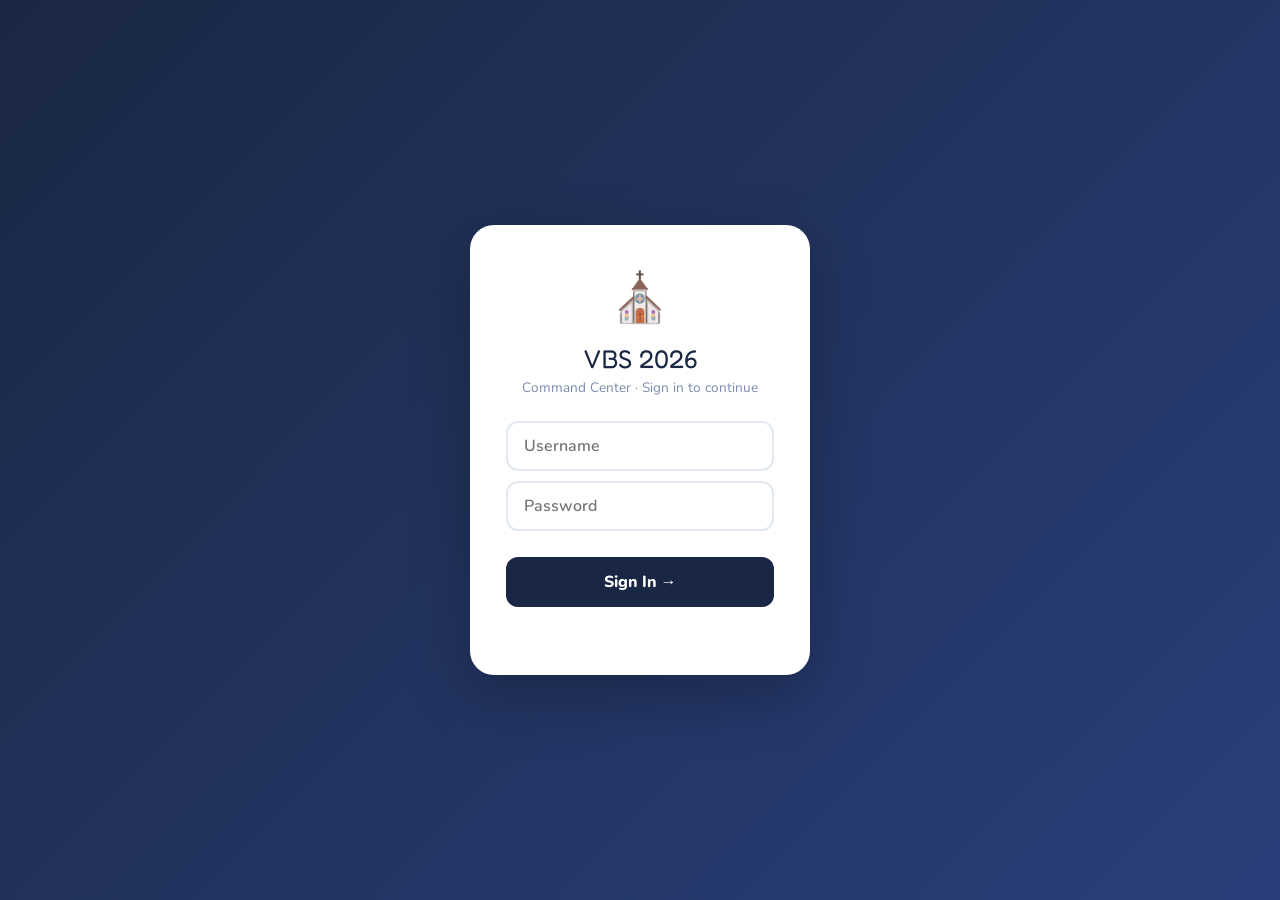
<file: index.html>
<!DOCTYPE html>
<html lang="en">
<head>
<meta charset="UTF-8">
<meta name="viewport" content="width=device-width, initial-scale=1.0">
<title>VBS 2026 — Command Center</title>
<link href="https://fonts.googleapis.com/css2?family=Fredoka+One&family=Nunito:wght@400;600;700;800&display=swap" rel="stylesheet">
<!-- Shared styles (colours, layout, both tabs) -->
<link rel="stylesheet" href="shared.css">
<style>
  /* ── Command Center mobile responsive ── */
  @media (max-width: 640px) {
    .site-header {
      flex-direction: column;
      align-items: flex-start;
      padding: 12px 16px;
      gap: 8px;
    }
    .site-title { font-size: 1.1rem; }
    .site-sub { font-size: .68rem; }
    .header-right {
      flex-shrink: 1;
      flex-wrap: wrap;
      gap: 6px;
      width: 100%;
    }
    .ts { font-size: .65rem; }
    .btn-refresh { font-size: .7rem; padding: 5px 10px; }
    #dash-user-display { font-size: .68rem; }
    #dash-user-display button { font-size: .62rem !important; padding: 2px 7px !important; }

    /* Tab bar: scroll horizontally on mobile */
    .tab-bar {
      padding: 0 12px;
      gap: 2px;
      -webkit-overflow-scrolling: touch;
    }
    .tab-btn {
      font-size: .75rem;
      padding: 10px 12px;
      white-space: nowrap;
    }
  }

  @media (max-width: 380px) {
    .site-title { font-size: .95rem; }
    .header-right { gap: 4px; }
    .live-badge { font-size: .58rem; padding: 3px 7px; }
    .tab-btn { font-size: .7rem; padding: 8px 10px; }
  }
</style>
</head>
<body>

<!-- ─── LOGIN SCREEN ──────────────────── -->
<div id="login-screen" style="min-height:100vh;display:flex;align-items:center;justify-content:center;background:linear-gradient(135deg,#1A2744 0%,#2A3F7A 100%)">
  <div style="background:white;border-radius:24px;padding:40px 36px;width:340px;text-align:center;box-shadow:0 20px 60px rgba(0,0,0,.25)">
    <div style="font-size:3rem;margin-bottom:12px">⛪</div>
    <div style="font-family:'Fredoka One',cursive;font-size:1.6rem;color:#1A2744;margin-bottom:4px">VBS 2026</div>
    <div style="color:#7A8BAD;font-size:.85rem;margin-bottom:24px">Command Center · Sign in to continue</div>
    <input id="login-username" type="text" placeholder="Username" autocomplete="username"
      style="width:100%;padding:12px 16px;font-size:1rem;text-align:left;border:2px solid #E2E8F0;border-radius:12px;font-family:'Nunito',sans-serif;font-weight:600;outline:none;margin-bottom:10px;box-sizing:border-box"
      onkeydown="if(event.key==='Enter')document.getElementById('login-password').focus()">
    <input id="login-password" type="password" placeholder="Password" autocomplete="current-password"
      style="width:100%;padding:12px 16px;font-size:1rem;text-align:left;border:2px solid #E2E8F0;border-radius:12px;font-family:'Nunito',sans-serif;font-weight:600;outline:none;margin-bottom:10px;box-sizing:border-box"
      onkeydown="if(event.key==='Enter')doDashLogin()">
    <button id="login-btn" onclick="doDashLogin()"
      style="margin-top:16px;width:100%;padding:14px;background:#1A2744;color:white;border:none;border-radius:12px;font-size:1rem;font-weight:800;font-family:'Nunito',sans-serif;cursor:pointer">
      Sign In →
    </button>
    <div id="login-err" style="color:#EF4444;font-size:.82rem;margin-top:10px;font-weight:700;min-height:18px"></div>
  </div>
</div>

<!-- ─── MAIN APP (hidden until login) ──── -->
<div id="main-app" style="display:none">

<!-- ─── HEADER ─────────────────────────── -->
<header class="site-header">
  <div>
    <div class="site-title">⛪ PYPA VBS 2026 Command Center</div>
    <div class="site-sub">India Christian Assembly NJ · Live Registration &amp; Volunteer Monitor</div>
  </div>
  <div class="header-right">
    <span class="ts" id="ts"></span>
    <span class="live-badge">LIVE</span>
    <span id="dash-user-display" style="display:none;align-items:center;gap:6px">
      <span id="dash-user-name" style="font-size:.72rem;color:rgba(255,255,255,.8);font-weight:700"></span>
      <button onclick="doDashLogout()"
        style="background:rgba(239,68,68,.3);border:1px solid rgba(239,68,68,.5);border-radius:6px;padding:2px 9px;color:white;font-size:.68rem;font-weight:800;cursor:pointer"
        onmouseover="this.style.background='rgba(239,68,68,.55)'"
        onmouseout="this.style.background='rgba(239,68,68,.3)'">
        🚪 Logout
      </button>
    </span>
    <button class="btn-refresh" onclick="refreshAll()">↻ Refresh</button>
    <button class="info-btn" onclick="showInfoModal('command-center')" title="How to use this page">ⓘ</button>
  </div>
</header>

<!-- ─── TAB BAR (dynamically populated) ── -->
<nav class="tab-bar" id="tab-bar"></nav>

<!-- ─── KIDS PANEL ─────────────────────── -->
<div id="panel-kids" class="panel">
  <div class="page">
    <div style="display:flex;justify-content:flex-end;margin-bottom:12px">
      <button class="display-mode-toggle" onclick="toggleDisplayMode()" id="kids-dm-toggle">
        <span class="dm-opt dm-active">📋 Grade</span><span class="dm-sep">|</span><span class="dm-opt">🏫 Class</span>
      </button>
    </div>
    <div id="k-stats" class="stat-row">
      <div class="loading-box" style="grid-column:1/-1"><span class="spin">⏳</span> Loading kids data…</div>
    </div>
    <div id="k-tshirt"></div>
    <div id="k-content"></div>
  </div>
</div>

<!-- ─── VOLUNTEER PANEL ────────────────── -->
<div id="panel-vol" class="panel">
  <div class="page">
    <div id="v-stats" class="stat-row five">
      <div class="loading-box" style="grid-column:1/-1"><span class="spin">⏳</span> Loading volunteer data…</div>
    </div>
    <div id="v-content"></div>
  </div>
</div>

<!-- ─── TEAM MODAL (shared overlay, populated by volunteers.js) ── -->
<!-- ─── LIVE ATTENDANCE PANEL ──────────── -->
<div id="panel-attendance" class="panel">

  <!-- MAIN ATTENDANCE VIEW (no separate PIN — page login handles auth) -->
  <div id="att-app">
    <div class="page">

      <!-- Title + day + toggle -->
      <div style="display:flex;align-items:center;justify-content:space-between;flex-wrap:wrap;gap:12px;margin-bottom:20px">
        <div>
          <div style="font-family:'Fredoka One',cursive;font-size:1.6rem;color:var(--navy)">📊 Live Attendance</div>
          <div id="att-day-label" style="font-size:.82rem;color:var(--muted);font-weight:700;margin-top:3px">Detecting active day…</div>
        </div>
        <div style="display:flex;align-items:center;gap:10px">
          <button class="display-mode-toggle" onclick="toggleDisplayMode();attRenderGrid();renderCiRows()" id="att-dm-toggle">
            <span class="dm-opt dm-active">📋 Grade</span><span class="dm-sep">|</span><span class="dm-opt">🏫 Class</span>
          </button>
          <button class="btn-refresh" onclick="attRefresh()" id="att-refresh-btn">↻ Refresh</button>
        </div>
      </div>

      <!-- Stat pills -->
      <div id="att-stats" class="stat-row" style="margin-bottom:20px">
        <div class="loading-box" style="grid-column:1/-1"><span class="spin">⏳</span> Loading…</div>
      </div>

      <!-- Class grid -->
      <div class="card" style="margin-bottom:18px">
        <div class="card-title" id="att-grid-title">📋 By Grade</div>
        <div id="att-class-grid" style="display:grid;grid-template-columns:repeat(auto-fill,minmax(110px,1fr));gap:12px"></div>
      </div>

      <!-- Checked-in vs Registered -->
      <div class="card" style="margin-bottom:18px">
        <div class="card-title" style="margin-bottom:10px">📋 Checked-in vs Registered</div>
        <div id="ci-status-rows"></div>
      </div>

    </div>
  </div>

  <!-- Filter modal (reuse same fm-overlay structure) -->
  <div class="att-fm-overlay" id="att-fm-overlay" style="position:fixed;inset:0;background:rgba(0,0,0,.5);z-index:500;display:flex;align-items:flex-end;justify-content:center;opacity:0;pointer-events:none;transition:opacity .2s">
    <div class="att-fm-modal" id="att-fm-modal" style="background:white;border-radius:24px 24px 0 0;width:100%;max-width:680px;max-height:80vh;display:flex;flex-direction:column;transform:translateY(100%);transition:transform .3s cubic-bezier(.34,1.2,.64,1);overflow:hidden">
      <div style="display:flex;align-items:center;justify-content:space-between;padding:20px 24px 16px;border-bottom:1px solid var(--border);position:sticky;top:0;background:white;z-index:1">
        <div style="font-family:'Fredoka One',cursive;font-size:1.3rem;color:var(--navy)" id="att-fm-title">Kids</div>
        <button onclick="attCloseModal()" style="width:32px;height:32px;border-radius:50%;border:none;background:var(--page-bg);font-size:1rem;cursor:pointer;font-weight:800">✕</button>
      </div>
      <div style="overflow-y:auto;padding:12px 16px 32px" id="att-fm-list"></div>
    </div>
  </div>

</div>

<!-- ─── SCHEDULE PANEL ──────────────────── -->
<div id="panel-schedule" class="panel">
  <div class="page">
    <div style="display:flex;align-items:center;justify-content:space-between;flex-wrap:wrap;gap:12px;margin-bottom:20px">
      <div>
        <div style="font-family:'Fredoka One',cursive;font-size:1.6rem;color:var(--navy)">📅 VBS Schedule</div>
        <div style="font-size:.82rem;color:var(--muted);font-weight:700;margin-top:3px">India Christian Assembly NJ · July 9–11, 2026</div>
      </div>
      <button class="btn-refresh" onclick="loadSchedule()">↻ Refresh</button>
    </div>
    <div id="sched-content">
      <div class="loading-box"><span class="spin">⏳</span> Click the Schedule tab to load…</div>
    </div>
  </div>
</div>

<!-- ─── CHECK-IN IFRAME PANEL ──────────── -->
<div id="panel-ci" class="panel">
  <iframe id="iframe-checkin" src="" style="width:100%;border:none;height:calc(100vh - 95px)"></iframe>
</div>

<!-- ─── CHECK-OUT IFRAME PANEL ──────────── -->
<div id="panel-co" class="panel">
  <iframe id="iframe-checkout" src="" style="width:100%;border:none;height:calc(100vh - 95px)"></iframe>
</div>

<!-- ─── VOLUNTEER KIOSK IFRAME PANEL ──── -->
<div id="panel-vol_attendance" class="panel">
  <iframe id="iframe-vol-checkin" src="" style="width:100%;border:none;height:calc(100vh - 95px)"></iframe>
</div>

<div class="team-modal-overlay" id="team-modal-overlay" onclick="handleModalOverlayClick(event)">
  <div class="team-modal" id="team-modal">
    <div class="team-modal-head">
      <div>
        <div class="team-modal-title" id="team-modal-title"></div>
        <div class="team-modal-meta" id="team-modal-meta"></div>
      </div>
      <button class="team-modal-close" onclick="closeTeamModal()" title="Close">✕</button>
    </div>
    <div class="team-modal-body" id="team-modal-body"></div>
  </div>
</div>

</div><!-- /main-app -->

<!-- IDLE TIMEOUT WARNING -->
<div id="idle-warning" style="display:none;position:fixed;inset:0;background:rgba(0,0,0,.7);z-index:9999;align-items:center;justify-content:center">
  <div style="background:white;border-radius:20px;padding:32px 28px;text-align:center;max-width:340px;width:90%;box-shadow:0 20px 60px rgba(0,0,0,.3)">
    <div style="font-size:2.5rem;margin-bottom:12px">⏰</div>
    <div style="font-family:Fredoka One,cursive;font-size:1.3rem;color:#1A2744;margin-bottom:8px">Still there?</div>
    <div style="font-size:.85rem;color:#64748b;margin-bottom:20px">You'll be logged out in <span id="idle-countdown" style="font-weight:800;color:#EF4444">60</span> seconds due to inactivity.</div>
    <button onclick="resetIdleTimer()"
      style="background:#1A2744;color:white;border:none;border-radius:10px;padding:12px 32px;font-size:.9rem;font-weight:800;cursor:pointer;width:100%">
      ✅ I'm still here
    </button>
  </div>
</div>

<!-- ─── SCRIPTS (load order matters: shared → kids → volunteers → schedule) ── -->
<script src="shared.js"></script>
<script src="kids.js"></script>
<script src="volunteers.js"></script>
<script src="schedule.js"></script>
<script>
  /* ══════════════════════════════════════
     DASHBOARD AUTH & STATE
  ══════════════════════════════════════ */
  const DASH_API = 'https://pypaonline.org/vbs/api.php';
  let dashToken   = null;
  let dashUser    = { username: '', display_name: '', panels: [], groups: [] };

  /* ── LOGIN ── */
  async function doDashLogin() {
    const username = document.getElementById('login-username').value.trim();
    const password = document.getElementById('login-password').value;
    const btn = document.getElementById('login-btn');
    const err = document.getElementById('login-err');
    if (!username || !password) { err.textContent = '⚠️ Enter username and password.'; return; }
    btn.disabled = true;
    btn.textContent = '⏳ Signing in…';
    err.textContent = '';
    try {
      const res  = await fetch(DASH_API, {
        method: 'POST',
        headers: {'Content-Type': 'application/json'},
        body: JSON.stringify({ action: 'login', username, password })
      });
      const json = await res.json();
      if (json.status === 'ok') {
        dashToken = json.token;
        dashUser  = {
          username:     json.user.username,
          display_name: json.user.display_name || json.user.username,
          panels:       json.user.panels || [],
          groups:       json.user.groups || []
        };
        sessionStorage.setItem('vbs_token', json.token);
        sessionStorage.setItem('vbs_dash_user', JSON.stringify(dashUser));
        showDashApp();
      } else {
        err.textContent = '❌ ' + (json.message || 'Incorrect username or password.');
        document.getElementById('login-password').value = '';
        btn.disabled = false;
        btn.textContent = 'Sign In →';
      }
    } catch(e) {
      err.textContent = '⚠️ Network error. Check connection.';
      btn.disabled = false;
      btn.textContent = 'Sign In →';
    }
  }

  /* ── SHOW APP (after login or auto-login) ── */
  function showDashApp() {
    document.getElementById('login-screen').style.display = 'none';
    document.getElementById('main-app').style.display = 'block';
    // Show user in header
    var el = document.getElementById('dash-user-display');
    var lbl = document.getElementById('dash-user-name');
    if (el && lbl) {
      lbl.textContent = '👤 ' + (dashUser.display_name || dashUser.username);
      el.style.display = 'flex';
    }
    buildTabBar();
    refreshAll();
    setInterval(refreshAll, 120000);
    updateToggleBtn(document.getElementById('kids-dm-toggle'));
    resetIdleTimer();
    startDataVersionPolling(function() {
      showResetBanner();
      refreshAll();
    });
  }

  function showResetBanner() {
    var b = document.getElementById('reset-banner');
    if (!b) {
      b = document.createElement('div');
      b.id = 'reset-banner';
      b.style.cssText = 'position:fixed;top:0;left:0;right:0;z-index:8888;background:#EF4444;color:white;text-align:center;padding:10px 16px;font-family:Nunito,sans-serif;font-weight:800;font-size:.9rem;display:flex;align-items:center;justify-content:center;gap:12px';
      b.innerHTML = '⚠️ Data was reset by an administrator — this page has been refreshed with the latest data. <button onclick="document.getElementById(\'reset-banner\').remove()" style="background:rgba(255,255,255,.25);border:none;border-radius:6px;padding:3px 10px;color:white;font-weight:800;cursor:pointer;font-family:Nunito,sans-serif">✕</button>';
      document.body.prepend(b);
      setTimeout(function() { if (b.parentNode) b.remove(); }, 8000);
    }
  }

  /* ── BUILD TAB BAR (only panels user has access to) ── */
  function buildTabBar() {
    var bar = document.getElementById('tab-bar');
    if (!bar) return;
    var allTabs = [
      { panel: 'checkin',        tabId: 'ci',            label: '✅ Check-in' },
      { panel: 'checkout',       tabId: 'co',            label: '🏁 Check-out' },
      { panel: 'kids',           tabId: 'kids',          label: '🧒 Kids Registration' },
      { panel: 'volunteers',     tabId: 'vol',           label: '🙋 Volunteers' },
      { panel: 'attendance',     tabId: 'attendance',    label: '📊 Live Attendance' },
      { panel: 'schedule',       tabId: 'schedule',      label: '📅 Schedule' },
      { panel: 'vol_attendance', tabId: 'vol_attendance', label: '🙋 Vol Kiosk' }
    ];
    var panels = dashUser.panels || [];
    var visibleTabs = allTabs.filter(function(t) { return panels.includes(t.panel); });
    // Always hide all panels first
    document.querySelectorAll('.panel').forEach(function(p) { p.classList.remove('active'); });
    if (!visibleTabs.length) {
      bar.innerHTML = '<span style="color:#A8C4E8;font-size:.85rem;padding:14px 24px">No panels assigned. Contact admin.</span>';
      return;
    }
    bar.innerHTML = visibleTabs.map(function(t, i) {
      return '<button class="tab-btn' + (i === 0 ? ' active' : '') + '" onclick="switchTab(\'' + t.tabId + '\',this)">' + t.label + '</button>';
    }).join('');
    // Show first panel
    var firstTab = visibleTabs[0];
    var firstPanelId = firstTab.tabId === 'vol' ? 'panel-vol' : 'panel-' + firstTab.tabId;
    var el = document.getElementById(firstPanelId);
    if (el) el.classList.add('active');
    // If first tab is an iframe, load it
    if (firstTab.tabId === 'ci') loadIframe('checkin');
    if (firstTab.tabId === 'co') loadIframe('checkout');
    if (firstTab.tabId === 'vol_attendance') loadIframe('vol_attendance');
  }

  /* ── IFRAME LOADING — passes token via URL param ── */
  var _iframeLoaded = { checkin: false, checkout: false, vol_attendance: false };
  function loadIframe(type) {
    if (_iframeLoaded[type]) return;
    var iframe = type === 'checkin'        ? document.getElementById('iframe-checkin')
               : type === 'checkout'       ? document.getElementById('iframe-checkout')
               : type === 'vol_attendance' ? document.getElementById('iframe-vol-checkin')
               : null;
    if (!iframe) return;
    var url = type === 'checkin'        ? 'checkin.html?embed=1&token='      + encodeURIComponent(dashToken)
            : type === 'checkout'       ? 'checkout.html?embed=1&token='     + encodeURIComponent(dashToken)
            : type === 'vol_attendance' ? 'vol_checkin.html?embed=1&token='  + encodeURIComponent(dashToken)
            : '';
    iframe.src = url;
    _iframeLoaded[type] = true;
  }

  /* ── LOGOUT ── */
  async function doDashLogout() {
    if (dashToken) {
      try { await fetch(DASH_API + '?action=logout&token=' + encodeURIComponent(dashToken)); } catch(e) {}
    }
    dashToken = null;
    dashUser  = { username: '', display_name: '', panels: [], groups: [] };
    sessionStorage.removeItem('vbs_token');
    sessionStorage.removeItem('vbs_dash_user');
    // Clear legacy tokens too
    sessionStorage.removeItem('vbs_checkin_token');
    sessionStorage.removeItem('vbs_checkout_token');
    sessionStorage.removeItem('vbs_checkin_user');
    sessionStorage.removeItem('vbs_checkout_user');
    sessionStorage.removeItem('vbs_checkout_groups');
    sessionStorage.removeItem('vbs_dashboard_pin');
    // Reset iframe state so they reload fresh on next login
    _iframeLoaded = { checkin: false, checkout: false, vol_attendance: false };
    var ciFrame = document.getElementById('iframe-checkin');
    var coFrame = document.getElementById('iframe-checkout');
    var vcFrame = document.getElementById('iframe-vol-checkin');
    if (ciFrame) ciFrame.src = '';
    if (coFrame) coFrame.src = '';
    if (vcFrame) vcFrame.src = '';
    if (attInterval) { clearInterval(attInterval); attInterval = null; }
    stopIdleTimer();
    document.getElementById('main-app').style.display = 'none';
    document.getElementById('login-screen').style.display = 'flex';
    document.getElementById('login-err').textContent = '';
    document.getElementById('login-username').value = '';
    document.getElementById('login-password').value = '';
    var btn = document.getElementById('login-btn');
    btn.disabled = false;
    btn.textContent = 'Sign In →';
    document.getElementById('login-username').focus();
    document.getElementById('dash-user-display').style.display = 'none';
  }

  /* ── AUTO-LOGIN from sessionStorage ── */
  async function dashAutoLogin() {
    var savedToken = sessionStorage.getItem('vbs_token');
    var savedUser  = sessionStorage.getItem('vbs_dash_user');
    if (savedUser) { try { dashUser = JSON.parse(savedUser); } catch(e) {} }
    if (savedToken) {
      try {
        var res  = await fetch(DASH_API + '?action=validateToken&token=' + encodeURIComponent(savedToken) + '&t=' + Date.now());
        var json = await res.json();
        if (json.status === 'ok') {
          dashToken = savedToken;
          dashUser  = {
            username:     json.user.username,
            display_name: json.user.display_name || json.user.username,
            panels:       json.user.panels || [],
            groups:       json.user.groups || []
          };
          sessionStorage.setItem('vbs_dash_user', JSON.stringify(dashUser));
          showDashApp();
          return;
        }
      } catch(e) {}
      sessionStorage.removeItem('vbs_token');
    }
    document.getElementById('login-username').focus();
  }
  dashAutoLogin();

  /* ── IDLE TIMEOUT (15 min) ── */
  var IDLE_TIMEOUT  = 15 * 60 * 1000;
  var WARN_BEFORE   = 60 * 1000;
  var idleTimer       = null;
  var countdownTimer  = null;
  var idleCountdown   = 60;

  function resetIdleTimer() {
    clearTimeout(idleTimer);
    clearInterval(countdownTimer);
    document.getElementById('idle-warning').style.display = 'none';
    idleCountdown = 60;
    if (dashToken) {
      idleTimer = setTimeout(showIdleWarning, IDLE_TIMEOUT - WARN_BEFORE);
    }
  }

  function showIdleWarning() {
    if (!dashToken) return;
    document.getElementById('idle-warning').style.display = 'flex';
    idleCountdown = 60;
    document.getElementById('idle-countdown').textContent = idleCountdown;
    countdownTimer = setInterval(function() {
      idleCountdown--;
      document.getElementById('idle-countdown').textContent = idleCountdown;
      if (idleCountdown <= 0) {
        clearInterval(countdownTimer);
        doDashLogout();
      }
    }, 1000);
  }

  function stopIdleTimer() {
    clearTimeout(idleTimer);
    clearInterval(countdownTimer);
    document.getElementById('idle-warning').style.display = 'none';
  }

  ['mousemove','keydown','mousedown','touchstart','scroll'].forEach(function(evt) {
    document.addEventListener(evt, resetIdleTimer, { passive: true });
  });

  /* ── AUTH FAILURE HANDLER ── */
  function checkDashAuthResponse(json) {
    if (json && json.status === 'error' && json.message === 'Unauthorized') {
      doDashLogout();
      return true;
    }
    return false;
  }

  /* ══════════════════════════════════════
     LIVE ATTENDANCE TAB
  ══════════════════════════════════════ */
  const ATT_API = DASH_API;
  // attPIN is now the dashToken
  var attPIN = null; // set after login
  var attDay = 0;
  var attCheckedIn = {};
  var attInterval = null;

  // Sync attPIN with dashToken
  Object.defineProperty(window, '_attPIN', {
    get: function() { return dashToken; }
  });

  const ATT_CLASS_EMOJI = {
    'Pre-K':'🎈','Kindergarten':'🌟','1st Grade':'📚','2nd Grade':'✏️',
    '3rd Grade':'🚀','4th Grade':'⚽','5th Grade':'🔥','6th Grade':'🎨',
    '7th Grade':'👑','8th Grade':'🏆'
  };
  const ATT_CLASSES = [
    {name:'Pre-K',  emoji:'🎈', key:'Pre-K'},
    {name:'Kinder', emoji:'🌟', key:'Kindergarten'},
    {name:'1st',    emoji:'📚', key:'1st Grade'},
    {name:'2nd',    emoji:'✏️', key:'2nd Grade'},
    {name:'3rd',    emoji:'🚀', key:'3rd Grade'},
    {name:'4th',    emoji:'⚽', key:'4th Grade'},
    {name:'5th',    emoji:'🔥', key:'5th Grade'},
    {name:'6th',    emoji:'🎨', key:'6th Grade'},
    {name:'7th',    emoji:'👑', key:'7th Grade'},
    {name:'8th',    emoji:'🏆', key:'8th Grade'}
  ];
  const ATT_CLASS_GROUPS = [
    {name:'Pre-K',       emoji:'🎈', key:'Pre-K',       keys:['Pre-K']},
    {name:'Pre-Primary', emoji:'🎠', key:'Pre-Primary', keys:['Kindergarten','1st Grade','2nd Grade']},
    {name:'Primary',     emoji:'📘', key:'Primary',     keys:['3rd Grade','4th Grade','5th Grade']},
    {name:'Junior',      emoji:'🎓', key:'Junior',      keys:['6th Grade','7th Grade','8th Grade']}
  ];
  const ATT_GROUP_KEYS = {
    'Pre-K':       ['Pre-K'],
    'Pre-Primary': ['Kindergarten','1st Grade','2nd Grade'],
    'Primary':     ['3rd Grade','4th Grade','5th Grade'],
    'Junior':      ['6th Grade','7th Grade','8th Grade']
  };

  function attIsOut(r) { return r.checkout_time && String(r.checkout_time).trim() !== ''; }

  /* ── Filter attendance by user's assigned groups ── */
  function attFilterByGroups(records) {
    var groups = dashUser.groups || [];
    if (!groups.length) return records; // no filter = see all
    var allowedClasses = [];
    groups.forEach(function(g) {
      var keys = ATT_GROUP_KEYS[g];
      if (keys) keys.forEach(function(k) { if (allowedClasses.indexOf(k) === -1) allowedClasses.push(k); });
    });
    if (!allowedClasses.length) return records;
    var filtered = {};
    Object.keys(records).forEach(function(name) {
      if (allowedClasses.indexOf(records[name].class_name) !== -1) filtered[name] = records[name];
    });
    return filtered;
  }

  async function attLoadDay() {
    try {
      const res  = await fetch(ATT_API + '?action=getSettings&token=' + encodeURIComponent(dashToken || '') + '&t=' + Date.now());
      const json = await res.json();
      const s    = json.settings || {};
      for (let d = 3; d >= 1; d--) {
        if (s['day' + d + '_enabled'] === '1') { attDay = d; return; }
      }
      attDay = 0;
    } catch(e) { attDay = 0; }
  }

  async function attRefresh() {
    if (!dashToken) return;
    await attLoadDay();
    const dayLabels = {1:'Day 1 · Thu Jul 9', 2:'Day 2 · Fri Jul 10', 3:'Day 3 · Sat Jul 11'};
    const label = document.getElementById('att-day-label');
    if (!attDay) {
      if (label) label.textContent = 'No active day — enable a day in admin panel';
      document.getElementById('att-stats').innerHTML = '<div class="loading-box" style="grid-column:1/-1">⏳ No active day</div>';
      document.getElementById('att-class-grid').innerHTML = '';
      return;
    }
    if (label) label.textContent = dayLabels[attDay] || 'Day ' + attDay;
    try {
      const res  = await fetch(ATT_API + '?action=read&secret=' + encodeURIComponent(dashToken) + '&day=' + attDay + '&t=' + Date.now());
      const json = await res.json();
      if (json.status !== 'ok') {
        if (checkDashAuthResponse(json)) return;
        return;
      }
      const byName = {};
      json.data.forEach(function(r) {
        if (!byName[r.child_name] || r.id > byName[r.child_name].id) byName[r.child_name] = r;
      });
      attCheckedIn = attFilterByGroups(byName);
      attUpdateStats();
      attRenderGrid();
      if (typeof renderCiRows === 'function') renderCiRows();
    } catch(e) {}
  }

  function attUpdateStats() {
    const all     = Object.values(attCheckedIn);
    const total   = all.length;
    const out     = all.filter(attIsOut).length;
    const inside  = total - out;
    document.getElementById('att-stats').innerHTML =
      '<div class="stat-card sc-grass"><div class="stat-e">✅</div><div class="stat-n">' + total  + '</div><div class="stat-l">Arrived Today</div></div>' +
      '<div class="stat-card sc-amber"><div class="stat-e">🏁</div><div class="stat-n">' + out    + '</div><div class="stat-l">Gone Home</div></div>' +
      '<div class="stat-card sc-teal" style="border-top-color:var(--teal)"><div class="stat-e">🏠</div><div class="stat-n">'  + inside + '</div><div class="stat-l">Still Inside</div></div>';
  }

  function attRenderGrid() {
    const grid = document.getElementById('att-class-grid');
    const title = document.getElementById('att-grid-title');
    if (!grid) return;
    const mode = window._displayMode || 'grade';
    var chipList;
    var groups = dashUser.groups || [];
    if (mode === 'class') {
      chipList = groups.length
        ? ATT_CLASS_GROUPS.filter(function(g) { return groups.includes(g.key); })
        : ATT_CLASS_GROUPS;
    } else {
      if (groups.length) {
        var allowed = [];
        groups.forEach(function(g) { var k = ATT_GROUP_KEYS[g]; if (k) k.forEach(function(c) { allowed.push(c); }); });
        chipList = ATT_CLASSES.filter(function(c) { return allowed.indexOf(c.key) !== -1; });
      } else {
        chipList = ATT_CLASSES;
      }
    }
    if (title) title.textContent = mode === 'class' ? '🏫 By Class Group' : '📋 By Grade';
    updateToggleBtn(document.getElementById('att-dm-toggle'));

    grid.innerHTML = chipList.map(function(cls) {
      const kids = mode === 'class'
        ? Object.values(attCheckedIn).filter(function(r) { return cls.keys.indexOf(r.class_name) !== -1; })
        : Object.values(attCheckedIn).filter(function(r) { return r.class_name === cls.key; });
      const inCnt  = kids.length;
      const outCnt = kids.filter(attIsOut).length;
      const rem    = inCnt - outCnt;
      const nums   = inCnt > 0
        ? '<div class="cc-nums">' +
          '<span class="cc-in"  onclick="event.stopPropagation();attOpenModal(this)" title="Arrived">'    + inCnt  + '↓</span>' +
          '<span class="cc-out" onclick="event.stopPropagation();attOpenModal(this)" title="Gone Home">'  + outCnt + '↑</span>' +
          '<span class="cc-rem" onclick="event.stopPropagation();attOpenModal(this)" title="Still Inside">'+ rem   + '●</span>' +
          '</div>'
        : '<div class="cc-nums"><span style="font-size:.65rem;color:var(--muted)">—</span></div>';
      return '<div class="class-chip' + (inCnt > 0 ? ' has-kids' : '') + '"' +
        ' data-key="' + cls.key + '"' +
        ' data-label="' + cls.emoji + ' ' + cls.name + '"' +
        ' onclick="attOpenModal(this)" style="cursor:pointer">' +
        '<div class="cc-emoji">' + cls.emoji + '</div>' +
        '<div class="cc-name">' + cls.name + '</div>' +
        nums + '</div>';
    }).join('');
  }

  function attOpenModal(el) {
    const chip = el.closest ? el.closest('.class-chip') : el;
    if (!chip) return;
    const key   = chip.dataset.key;
    const label = chip.dataset.label;
    let filter  = 'all';
    if (el.classList && el.classList.contains('cc-out')) filter = 'out';
    if (el.classList && el.classList.contains('cc-rem')) filter = 'inside';

    const groupKeys = ATT_GROUP_KEYS[key];
    const all = Object.values(attCheckedIn).filter(function(r) {
      return groupKeys ? groupKeys.indexOf(r.class_name) !== -1 : r.class_name === key;
    });
    let kids = all;
    if (filter === 'out')    kids = all.filter(attIsOut);
    if (filter === 'inside') kids = all.filter(function(r) { return !attIsOut(r); });

    const filterLabels = {all:'Arrived Today', out:'Gone Home ✅', inside:'Still Inside 🏠'};
    document.getElementById('att-fm-title').textContent = label + ' · ' + filterLabels[filter];

    if (!kids.length) {
      document.getElementById('att-fm-list').innerHTML = '<div style="text-align:center;padding:40px;color:var(--muted);font-weight:700">No kids in this category</div>';
    } else {
      document.getElementById('att-fm-list').innerHTML = kids.map(function(r) {
        const emoji  = ATT_CLASS_EMOJI[r.class_name] || '🎒';
        const isOut  = attIsOut(r);
        const badge  = isOut
          ? '<div style="margin-left:auto;background:#DCFCE7;color:#166534;padding:4px 10px;border-radius:20px;font-size:.75rem;font-weight:800;white-space:nowrap">✅ ' + r.checkout_time + '</div>'
          : '<div style="margin-left:auto;background:#EDE9FE;color:#4F46E5;padding:4px 10px;border-radius:20px;font-size:.75rem;font-weight:800;white-space:nowrap">🏠 Inside</div>';
        const allergy = r.allergies && r.allergies !== 'None'
          ? '<div style="margin-top:3px"><span style="background:#FEF3C7;color:#92400E;border:1px solid #FDE68A;border-radius:6px;padding:2px 8px;font-size:.72rem;font-weight:800;display:inline-block">⚠️ ' + r.allergies + '</span></div>' : '';
        return '<div style="display:flex;align-items:center;gap:12px;padding:12px 8px;border-bottom:1px solid var(--border)">' +
          '<div style="font-size:1.5rem;width:36px;text-align:center">' + emoji + '</div>' +
          '<div style="flex:1;min-width:0">' +
            '<div style="font-weight:800;font-size:.95rem">' + r.child_name + '</div>' +
            '<div style="font-size:.78rem;color:var(--muted);font-weight:600">' + r.class_name + (r.parent ? ' · 👨‍👩‍👧 ' + r.parent : '') + '</div>' +
            allergy +
          '</div>' + badge + '</div>';
      }).join('');
    }

    const overlay = document.getElementById('att-fm-overlay');
    const modal   = document.getElementById('att-fm-modal');
    overlay.style.opacity = '1'; overlay.style.pointerEvents = 'all';
    modal.style.transform  = 'translateY(0)';
    document.body.style.overflow = 'hidden';
  }

  function attCloseModal() {
    const overlay = document.getElementById('att-fm-overlay');
    const modal   = document.getElementById('att-fm-modal');
    overlay.style.opacity = '0'; overlay.style.pointerEvents = 'none';
    modal.style.transform  = 'translateY(100%)';
    document.body.style.overflow = '';
  }

  document.getElementById('att-fm-overlay').addEventListener('click', function(e) {
    if (e.target === this) attCloseModal();
  });

  /* ══════════════════════════════════════
     CHECKED-IN vs REGISTERED
  ══════════════════════════════════════ */
  let _ciData = {};

  const CI_CLASS_ORDER = [
    {key:'Pre-K',        label:'Pre-K',  emoji:'🎈'},
    {key:'Kindergarten', label:'Kinder', emoji:'🌟'},
    {key:'1st Grade',    label:'1st',    emoji:'📚'},
    {key:'2nd Grade',    label:'2nd',    emoji:'✏️'},
    {key:'3rd Grade',    label:'3rd',    emoji:'🚀'},
    {key:'4th Grade',    label:'4th',    emoji:'⚽'},
    {key:'5th Grade',    label:'5th',    emoji:'🔥'},
    {key:'6th Grade',    label:'6th',    emoji:'🎨'},
    {key:'7th Grade',    label:'7th',    emoji:'👑'},
    {key:'8th Grade',    label:'8th',    emoji:'🏆'}
  ];
  const CI_GRADE_CLASS = {
    'Pre K':'Pre-K','Pre-K':'Pre-K','PreK':'Pre-K',
    'K':'Kindergarten','Kindergarten':'Kindergarten',
    '1st':'1st Grade','2nd':'2nd Grade','3rd':'3rd Grade',
    '4th':'4th Grade','5th':'5th Grade','6th':'6th Grade',
    '7th':'7th Grade','8th':'8th Grade'
  };
  function ciGetClass(grade) {
    if (!grade) return null;
    const g = grade.trim();
    if (CI_GRADE_CLASS[g]) return CI_GRADE_CLASS[g];
    for (const k of Object.keys(CI_GRADE_CLASS)) {
      if (g.toLowerCase().includes(k.toLowerCase())) return CI_GRADE_CLASS[k];
    }
    return null;
  }

  // Inject CI styles once
  (function() {
    const s = document.createElement('style');
    s.textContent = `
      .ci-day-btn { padding:5px 14px; border-radius:99px; border:2px solid var(--border); background:var(--card-bg); font-family:'Nunito',sans-serif; font-size:.75rem; font-weight:800; cursor:pointer; color:var(--muted); transition:all .15s; }
      .ci-day-btn.active { background:var(--navy); color:var(--sun); border-color:var(--navy); }
      .ci-class-row { display:flex; align-items:center; gap:10px; padding:8px; border-bottom:1px solid var(--border); cursor:pointer; border-radius:8px; transition:background .12s; }
      .ci-class-row:hover { background:#F5F9FF; }
      .ci-class-row:last-child { border-bottom:none; }
      .ci-class-emoji { font-size:1.1rem; width:24px; text-align:center; flex-shrink:0; }
      .ci-class-name { font-weight:700; font-size:.82rem; color:var(--navy); flex:1; min-width:40px; }
      .ci-bar-wrap { flex:2; background:#EEF3FB; border-radius:99px; height:8px; overflow:hidden; }
      .ci-bar-fill { height:100%; border-radius:99px; background:var(--grass); transition:width .6s ease; }
      .ci-counts { font-size:.75rem; font-weight:800; color:var(--navy); white-space:nowrap; }
      .ci-missing { font-size:.7rem; font-weight:800; color:#EF4444; background:#FEE2E2; border-radius:99px; padding:2px 8px; white-space:nowrap; }
      .ci-all-in  { font-size:.7rem; font-weight:800; color:#16A34A; background:#DCFCE7; border-radius:99px; padding:2px 8px; }
      .ci-modal-ov { position:fixed; inset:0; background:rgba(0,0,0,.5); z-index:700; display:flex; align-items:flex-end; justify-content:center; opacity:0; pointer-events:none; transition:opacity .2s; }
      .ci-modal-ov.open { opacity:1; pointer-events:all; }
      .ci-modal { background:white; border-radius:24px 24px 0 0; width:100%; max-width:500px; max-height:80vh; display:flex; flex-direction:column; transform:translateY(100%); transition:transform .3s cubic-bezier(.34,1.2,.64,1); overflow:hidden; }
      .ci-modal-ov.open .ci-modal { transform:translateY(0); }
      .ci-modal-head { display:flex; align-items:center; justify-content:space-between; padding:18px 20px 14px; border-bottom:1px solid var(--border); flex-shrink:0; }
      .ci-modal-title { font-family:'Fredoka One',cursive; font-size:1.2rem; color:var(--navy); }
      .ci-modal-close { width:30px; height:30px; border-radius:50%; border:none; background:var(--page-bg); cursor:pointer; font-size:.9rem; }
      .ci-modal-body { overflow-y:auto; padding:14px 20px 24px; }
      .ci-name-row { display:flex; align-items:center; justify-content:space-between; padding:9px 0; border-bottom:1px solid var(--border); font-size:.85rem; gap:10px; }
      .ci-name-row:last-child { border-bottom:none; }
      .ci-name { font-weight:700; color:var(--navy); flex:1; }
      .ci-parent { font-size:.72rem; color:var(--muted); font-weight:600; }
      .ci-badge-in  { background:#DCFCE7; color:#166534; padding:3px 10px; border-radius:99px; font-size:.7rem; font-weight:800; white-space:nowrap; }
      .ci-badge-out { background:#FEE2E2; color:#991B1B; padding:3px 10px; border-radius:99px; font-size:.7rem; font-weight:800; white-space:nowrap; }
    `;
    document.head.appendChild(s);
    document.body.insertAdjacentHTML('beforeend',
      '<div class="ci-modal-ov" id="ci-modal-ov" onclick="if(event.target===this)closeCiModal()">' +
        '<div class="ci-modal">' +
          '<div class="ci-modal-head">' +
            '<div class="ci-modal-title" id="ci-modal-title"></div>' +
            '<button class="ci-modal-close" onclick="closeCiModal()">✕</button>' +
          '</div>' +
          '<div class="ci-modal-body" id="ci-modal-body"></div>' +
        '</div>' +
      '</div>'
    );
  })();

  async function loadCiStatus() {
    const rowsEl = document.getElementById('ci-status-rows');
    if (!rowsEl) return;
    if (!dashToken) { rowsEl.innerHTML = '<p style="font-size:.78rem;color:var(--muted)">Log in to see check-in data.</p>'; return; }
    rowsEl.innerHTML = '<span class="spin">⏳</span>';
    try {
      const results = await Promise.all([1,2,3].map(async function(d) {
        try {
          const res  = await fetch(ATT_API + '?action=read&secret=' + encodeURIComponent(dashToken) + '&day=' + d + '&t=' + Date.now());
          const json = await res.json();
          if (json.status !== 'ok') return {day:d, data:[]};
          const byName = {};
          json.data.forEach(function(r) { if (!byName[r.child_name] || r.id > byName[r.child_name].id) byName[r.child_name] = r; });
          return {day:d, data:Object.values(byName)};
        } catch(dayErr) { return {day:d, data:[]}; }
      }));
      _ciData = {};
      results.forEach(function(res) {
        _ciData[res.day] = {};
        res.data.forEach(function(r) {
          if (!_ciData[res.day][r.class_name]) _ciData[res.day][r.class_name] = [];
          _ciData[res.day][r.class_name].push({ name: r.child_name, checkedOut: !!(r.checkout_time && r.checkout_time.trim()) });
        });
      });
      renderCiRows();
    } catch(e) {
      if (rowsEl) rowsEl.innerHTML = '<p style="color:#EF4444;font-size:.78rem">⚠️ Could not load: ' + e.message + '</p>';
      console.error('loadCiStatus error:', e);
    }
  }

  const CI_CLASS_GROUPS = [
    { key:'Pre-K',       label:'Pre-K',       emoji:'🎈', gradeKeys:['Pre-K'] },
    { key:'Pre-Primary', label:'Pre-Primary', emoji:'🎠', gradeKeys:['Kindergarten','1st Grade','2nd Grade'] },
    { key:'Primary',     label:'Primary',     emoji:'📘', gradeKeys:['3rd Grade','4th Grade','5th Grade'] },
    { key:'Junior',      label:'Junior',      emoji:'🎓', gradeKeys:['6th Grade','7th Grade','8th Grade'] }
  ];

  function renderCiRows() {
    const rowsEl = document.getElementById('ci-status-rows');
    if (!rowsEl) return;
    if (!attDay) { rowsEl.innerHTML = '<p style="color:var(--muted);font-size:.78rem">⏳ Waiting for active day…</p>'; return; }
    const mode = window._displayMode || 'grade';
    const kids = window._allKids || [];
    const checkedIn = _ciData[attDay] || {};
    const groups = dashUser.groups || [];
    const regByClass = {};
    kids.forEach(function(k) {
      const cls = ciGetClass(k.grade);
      if (cls) { if (!regByClass[cls]) regByClass[cls] = []; regByClass[cls].push(k); }
    });
    // Filter orderList by user's assigned groups (same logic as attRenderGrid)
    var orderList;
    if (mode === 'class') {
      orderList = groups.length
        ? CI_CLASS_GROUPS.filter(function(g) { return groups.includes(g.key); })
        : CI_CLASS_GROUPS;
    } else {
      if (groups.length) {
        var allowed = [];
        groups.forEach(function(g) { var k = ATT_GROUP_KEYS[g]; if (k) k.forEach(function(c) { allowed.push(c); }); });
        orderList = CI_CLASS_ORDER.filter(function(c) { return allowed.indexOf(c.key) !== -1; });
      } else {
        orderList = CI_CLASS_ORDER;
      }
    }
    const html = orderList.map(function(cls) {
      var regKids, ciNames;
      if (mode === 'class' && cls.gradeKeys) {
        regKids = cls.gradeKeys.reduce(function(acc,k){ return acc.concat(regByClass[k]||[]); },[]);
        ciNames = cls.gradeKeys.reduce(function(acc,k){ return acc.concat((checkedIn[k]||[]).map(function(r){return r.name.toLowerCase();})); },[]);
      } else {
        regKids = regByClass[cls.key] || [];
        ciNames = (checkedIn[cls.key] || []).map(function(r){ return r.name.toLowerCase(); });
      }
      if (!regKids.length && !ciNames.length) {
        // No registered kids and no check-ins — show 0/0 row with no badge
        return '<div class="ci-class-row">' +
          '<span class="ci-class-emoji">' + cls.emoji + '</span>' +
          '<span class="ci-class-name">' + (cls.label || cls.key) + '</span>' +
          '<div class="ci-bar-wrap"><div class="ci-bar-fill" style="width:0%"></div></div>' +
          '<span class="ci-counts" style="color:var(--muted)">0/0</span>' +
          '</div>';
      }
      const regCount = regKids.length;
      const missing = regCount - ciNames.length;
      const ciCount = ciNames.length;
      const pct   = regCount > 0 ? Math.min(ciCount/regCount*100,100) : 0;
      const badge = missing > 0
        ? '<span class="ci-missing">\u2212' + missing + ' not in</span>'
        : '<span class="ci-all-in">\u2705 All in</span>';
      return '<div class="ci-class-row" onclick="openCiModal(\'' + cls.key + '\',\'' + cls.emoji + ' ' + cls.label + '\')">' +
        '<span class="ci-class-emoji">' + cls.emoji + '</span>' +
        '<span class="ci-class-name">' + cls.label + '</span>' +
        '<div class="ci-bar-wrap"><div class="ci-bar-fill" style="width:' + pct + '%"></div></div>' +
        '<span class="ci-counts">' + ciCount + '/' + regCount + '</span>' +
        badge + '</div>';
    }).filter(Boolean).join('');
    rowsEl.innerHTML = html || '<p style="color:var(--muted);font-size:.78rem">No data yet.</p>';
  }

  function openCiModal(classKey, classLabel) {
    const mode = window._displayMode || 'grade';
    const kids = window._allKids || [];
    const checkedIn = _ciData[attDay] || {};
    const group = CI_CLASS_GROUPS.find(function(g){ return g.key === classKey; });
    const gradeKeys = (mode === 'class' && group) ? group.gradeKeys : [classKey];
    const ciNames = gradeKeys.reduce(function(acc,k){ return acc.concat((checkedIn[k]||[]).map(function(r){return r.name.toLowerCase();})); },[]);
    const registered = kids.filter(function(k){ return gradeKeys.indexOf(ciGetClass(k.grade)) !== -1; });
    const missing = registered.filter(function(k){ return ciNames.indexOf(k.name.toLowerCase()) === -1; });
    const dayLabels = {1:'Day 1 · Jul 9', 2:'Day 2 · Jul 10', 3:'Day 3 · Jul 11'};
    document.getElementById('ci-modal-title').textContent = classLabel + ' · ' + dayLabels[attDay];
    document.getElementById('ci-modal-body').innerHTML = missing.length
      ? missing.map(function(k){
          return '<div class="ci-name-row"><div><div class="ci-name">' + k.name + '</div><div class="ci-parent">\u{1F46A} ' + k.parent + '</div></div><span class="ci-badge-out">Not in yet</span></div>';
        }).join('')
      : '<p style="color:#16A34A;text-align:center;padding:20px;font-weight:700">\u2705 All kids checked in!</p>';
    document.getElementById('ci-modal-ov').classList.add('open');
    document.body.style.overflow = 'hidden';
  }

  function closeCiModal() {
    document.getElementById('ci-modal-ov').classList.remove('open');
    document.body.style.overflow = '';
  }

  // Start polling when attendance tab is opened, load iframes for ci/co
  const _origSwitchTab = switchTab;
  window.switchTab = function(name, btn) {
    _origSwitchTab(name, btn);
    if (name === 'ci') loadIframe('checkin');
    if (name === 'co') loadIframe('checkout');
    if (name === 'vol_attendance') loadIframe('vol_attendance');
    if (name === 'attendance') {
      if (dashToken && !attInterval) {
        attRefresh();
        loadCiStatus();
        attInterval = setInterval(attRefresh, 15000);
      }
    } else {
      if (attInterval) { clearInterval(attInterval); attInterval = null; }
    }
    if (name === 'schedule' && !_scheduleRows.length) {
      loadSchedule();
    }
  };
</script>

</body>
</html>
</file>
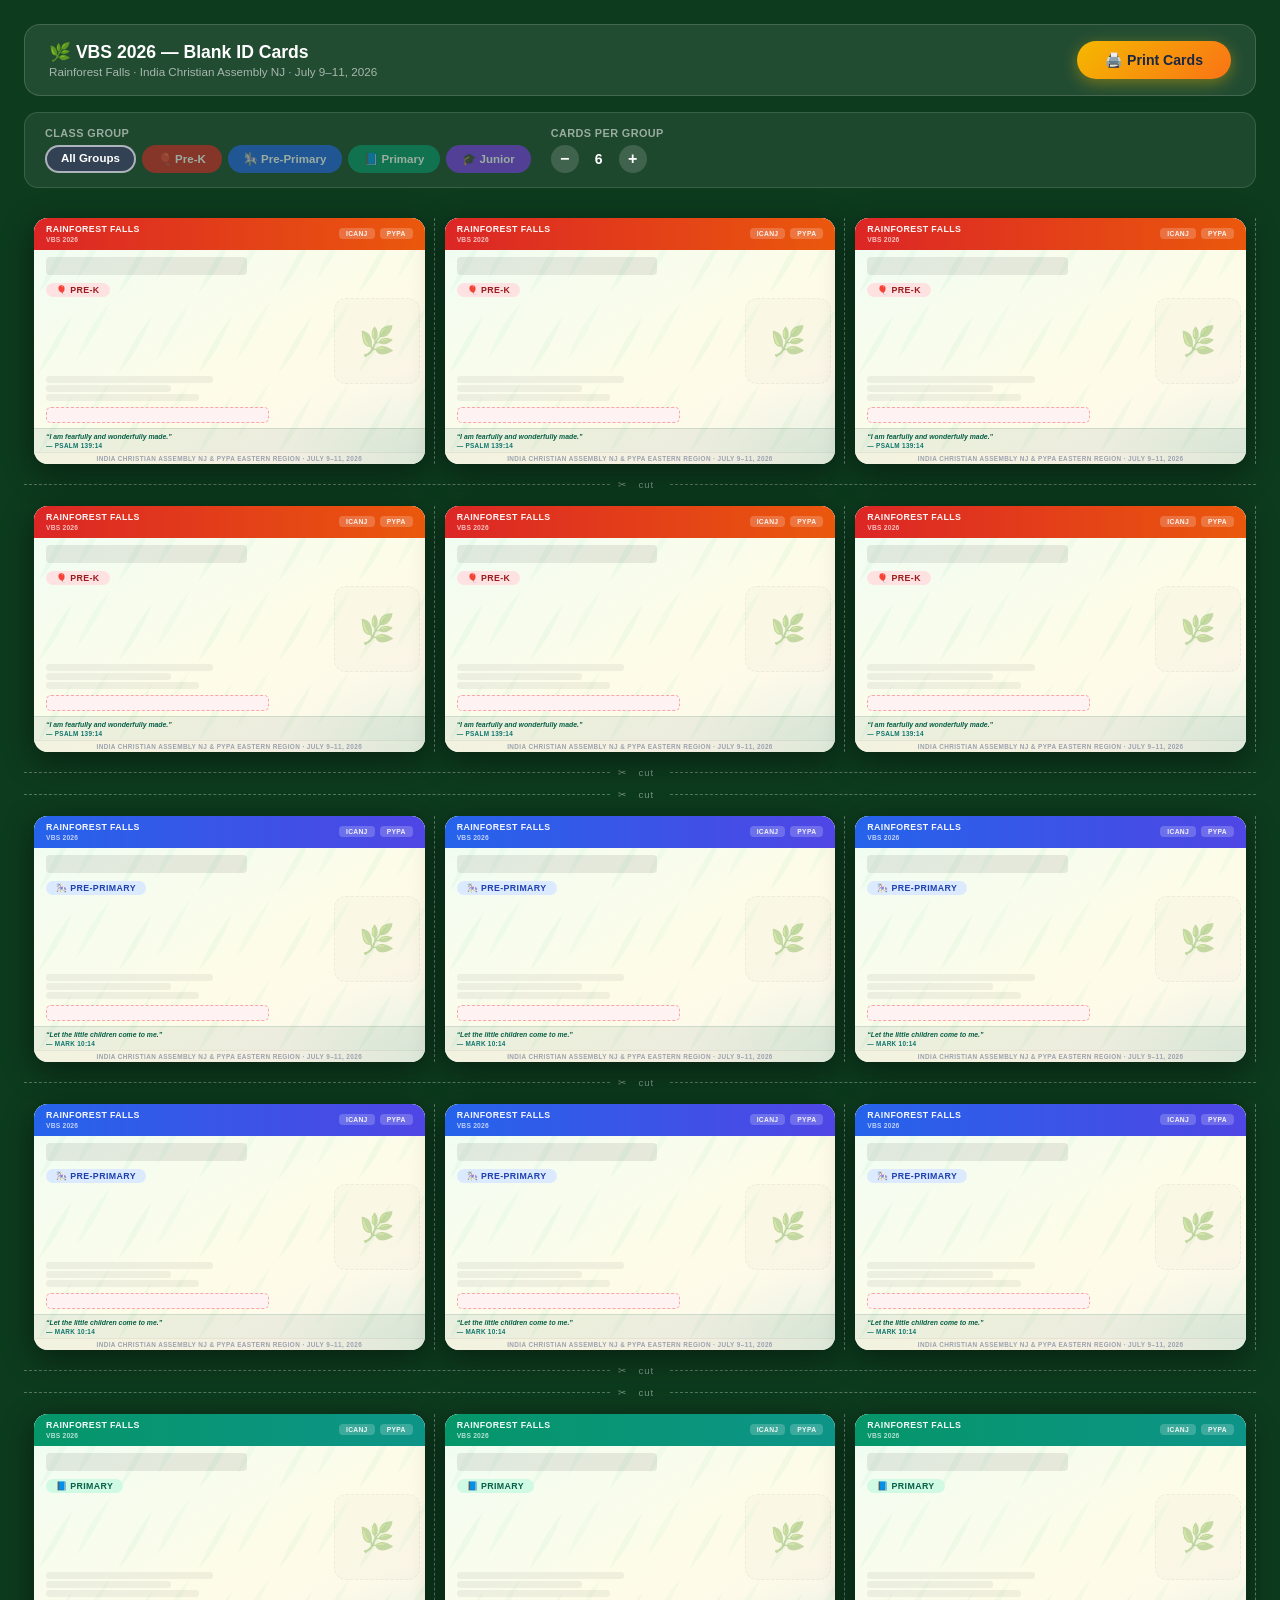
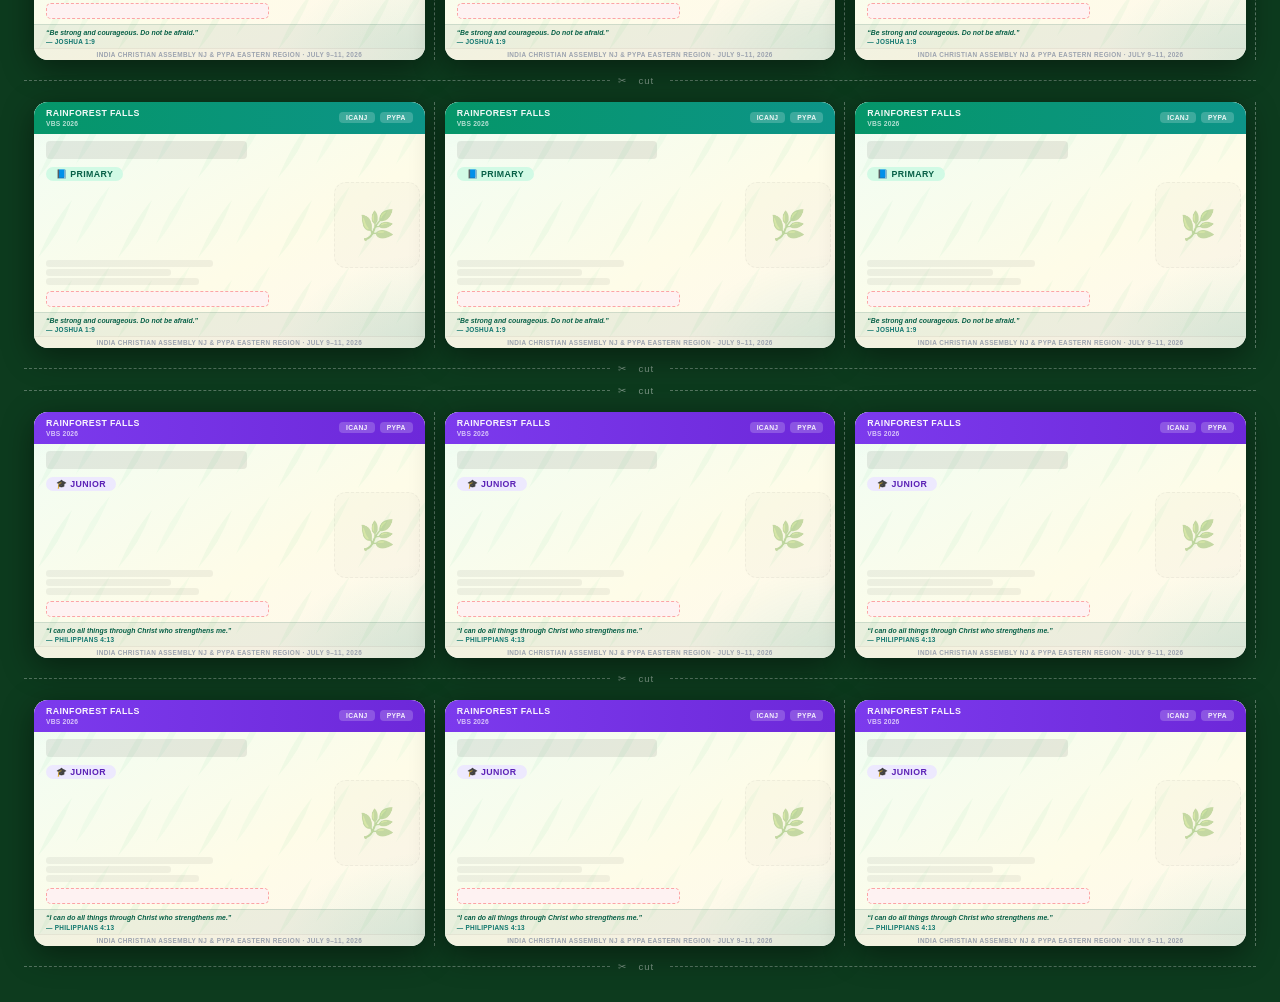
<file: blank_cards.html>
<!DOCTYPE html>
<html lang="en">
<head>
<meta charset="UTF-8">
<title>VBS 2026 — Blank ID Cards</title>
<style>
* { margin:0; padding:0; box-sizing:border-box; }
body { font-family:'Segoe UI',Arial,sans-serif; background:#0d3b1e; padding:24px; }

/* CONTROLS */
.controls {
  background:rgba(255,255,255,.09); border:1px solid rgba(255,255,255,.15);
  color:white; padding:16px 24px; border-radius:16px; margin-bottom:16px;
  display:flex; align-items:center; justify-content:space-between; flex-wrap:wrap; gap:12px;
}
.controls h1 { font-size:1.1rem; font-weight:800; }
.controls p  { font-size:.73rem; opacity:.6; margin-top:2px; }
.btn-print {
  background:linear-gradient(135deg,#F5B800,#F97316); color:#1A2744;
  border:none; border-radius:99px; padding:11px 28px;
  font-size:.88rem; font-weight:900; cursor:pointer;
  box-shadow:0 4px 15px rgba(245,184,0,.4); transition:all .2s;
}
.btn-print:hover { transform:scale(1.05); }

/* TOOLBAR */
.toolbar {
  background:rgba(255,255,255,.07); border:1px solid rgba(255,255,255,.12);
  border-radius:14px; padding:14px 20px; margin-bottom:20px;
  display:flex; flex-wrap:wrap; gap:20px; align-items:flex-end;
}
.toolbar-label { font-size:.68rem; font-weight:800; color:rgba(255,255,255,.55); text-transform:uppercase; letter-spacing:.4px; margin-bottom:6px; display:block; }
.group-pills { display:flex; gap:6px; flex-wrap:wrap; }
.gpill {
  padding:5px 14px; border-radius:99px; font-size:.72rem; font-weight:800;
  cursor:pointer; border:2px solid transparent; transition:all .15s; color:white; opacity:.55;
}
.gpill:hover { opacity:.8; }
.gpill.active { opacity:1; border-color:rgba(255,255,255,.6); }
.gp-all     { background:#334155; }
.gp-prek    { background:#DC2626; }
.gp-preprim { background:#2563EB; }
.gp-primary { background:#059669; }
.gp-junior  { background:#7C3AED; }
.count-control { display:flex; align-items:center; gap:8px; }
.count-btn {
  width:28px; height:28px; border-radius:50%; border:none;
  background:rgba(255,255,255,.15); color:white; font-size:1rem; font-weight:700;
  cursor:pointer; display:flex; align-items:center; justify-content:center; transition:background .15s;
}
.count-btn:hover { background:rgba(255,255,255,.28); }
.count-val { font-size:.88rem; font-weight:900; color:white; min-width:24px; text-align:center; }

/* ── CARD GRID — exact match ── */
.card-grid { display:grid; grid-template-columns:repeat(3,1fr); }
.card-wrap { padding:10px; position:relative; cursor:default; }
.cut-col { position:absolute; right:0; top:10px; bottom:10px; border-right:1.5px dashed rgba(255,255,255,.3); }
.cut-row { grid-column:1/-1; height:22px; display:flex; align-items:center; justify-content:center; color:rgba(255,255,255,.45); font-size:.6rem; letter-spacing:1px; gap:8px; }
.cut-row::before,.cut-row::after { content:''; flex:1; border-top:1.5px dashed rgba(255,255,255,.3); }

/* ── CARD — exact match ── */
.id-card { background:white; border-radius:14px; width:100%; aspect-ratio:3.375/2.125; display:flex; flex-direction:column; position:relative; overflow:hidden; box-shadow:0 8px 32px rgba(0,0,0,.45); }
.card-bg { position:absolute; inset:0; z-index:0; background: radial-gradient(ellipse 80% 80% at 105% 105%, rgba(16,185,129,.13) 0%, transparent 55%), radial-gradient(ellipse 50% 60% at -5% -10%, rgba(52,211,153,.09) 0%, transparent 50%), linear-gradient(150deg,#f0fdf4 0%,#fefce8 60%,#fff7ed 100%); }
.card-bg::after { content:''; position:absolute; inset:0; background-image:url("data:image/svg+xml,%3Csvg xmlns='http://www.w3.org/2000/svg' width='80' height='80'%3E%3Cpath d='M4,76 Q20,38 38,18 Q26,52 4,76Z' fill='rgba(34,197,94,.05)'/%3E%3Cpath d='M76,4 Q60,42 42,62 Q54,28 76,4Z' fill='rgba(34,197,94,.04)'/%3E%3C/svg%3E"); background-size:80px 80px; }
.card-right { position:absolute; right:0; top:0; bottom:0; width:95px; z-index:3; display:flex; align-items:center; justify-content:center; padding:6px 4px; pointer-events:none; }

/* Blank animal placeholder — same size as .card-animal (86×86) */
.card-animal-blank { width:86px; height:86px; border-radius:12px; background:rgba(0,0,0,.045); border:1.5px dashed rgba(0,0,0,.13); display:flex; align-items:center; justify-content:center; font-size:1.8rem; opacity:.35; }

/* Ribbon — exact match */
.card-ribbon { position:relative; z-index:4; flex-shrink:0; padding:5px 12px; display:flex; align-items:center; justify-content:space-between; }
.rb-prek    { background:linear-gradient(90deg,#DC2626,#EA580C); }
.rb-preprim { background:linear-gradient(90deg,#2563EB,#4F46E5); }
.rb-primary { background:linear-gradient(90deg,#059669,#0D9488); }
.rb-junior  { background:linear-gradient(90deg,#7C3AED,#6D28D9); }
.rb-vbs { font-size:.55rem; font-weight:900; color:rgba(255,255,255,.95); letter-spacing:.4px; line-height:1.4; }
.rb-vbs span { display:block; font-size:.42rem; color:rgba(255,255,255,.7); font-weight:700; letter-spacing:.2px; }
.rb-orgs { display:flex; gap:5px; align-items:center; }
.rb-org  { font-size:.42rem; font-weight:900; color:rgba(255,255,255,.9); background:rgba(255,255,255,.2); border-radius:4px; padding:2px 7px; letter-spacing:.3px; text-transform:uppercase; }

/* Card body — exact padding match: 7px 100px 5px 12px */
.card-body { position:relative; z-index:2; flex:1; padding:7px 100px 5px 12px; display:flex; flex-direction:column; justify-content:space-between; }

/* Group badge — exact match */
.group-badge { display:inline-flex; align-items:center; gap:4px; border-radius:99px; padding:2px 10px; font-size:.55rem; font-weight:900; text-transform:uppercase; letter-spacing:.4px; margin-bottom:5px; }
.bg-prek    { background:#FEE2E2; color:#991B1B; }
.bg-preprim { background:#DBEAFE; color:#1E40AF; }
.bg-primary { background:#D1FAE5; color:#065F46; }
.bg-junior  { background:#EDE9FE; color:#5B21B6; }

/* Blank placeholder bars — positioned where real data would be */
.blank-name    { height:18px; border-radius:4px; background:rgba(0,0,0,.08); margin-bottom:4px; width:72%; }
.blank-info    { display:flex; flex-direction:column; gap:2px; }
.blank-row     { height:7px; border-radius:3px; background:rgba(0,0,0,.05); }
.blank-row.w60 { width:60%; }
.blank-row.w45 { width:45%; }
.blank-row.w55 { width:55%; }
/* Allergy bar placeholder — matches .allergy-bar style */
.blank-allergy { margin-top:4px; background:#FEF2F2; border:1.5px dashed #FCA5A5; border-radius:5px; height:16px; width:80%; }

/* Verse strip — exact padding match: 3px 100px 3px 12px */
.verse-strip { position:relative; z-index:2; flex-shrink:0; background:rgba(6,78,59,.07); border-top:1px solid rgba(6,78,59,.12); padding:3px 100px 3px 12px; }
.verse-text  { font-size:.43rem; font-style:italic; color:#065F46; font-weight:600; line-height:1.35; }
.verse-ref   { font-size:.4rem; font-weight:800; color:#0F766E; text-transform:uppercase; letter-spacing:.3px; margin-top:1px; }

/* Footer — exact match */
.card-footer { position:relative; z-index:2; flex-shrink:0; background:rgba(0,0,0,.04); border-top:1px solid rgba(0,0,0,.06); padding:2px 12px; font-size:.4rem; color:#9CA3AF; font-weight:700; text-align:center; text-transform:uppercase; letter-spacing:.4px; }

/* ── PRINT — exact match to id_cards.html ── */
@media print {
  *{ -webkit-print-color-adjust:exact !important; print-color-adjust:exact !important; }
  body { background:white; padding:4mm; }
  .controls,.toolbar { display:none !important; }
  .id-card { box-shadow:none; border:1px solid #e5e7eb; }
  .cut-row { color:#bbb; }
  .cut-row::before,.cut-row::after { border-top-color:#ccc; }
  .cut-col { border-right-color:#ccc !important; }
  @page { size:A4 landscape; margin:6mm; }
}
@media (max-width:700px) {
  .card-grid { grid-template-columns:repeat(2,1fr); }
  .cut-row { display:none; }
}
</style>
</head>
<body>

<div class="controls">
  <div>
    <h1>🌿 VBS 2026 — Blank ID Cards</h1>
    <p>Rainforest Falls · India Christian Assembly NJ · July 9–11, 2026</p>
  </div>
  <button class="btn-print" onclick="window.print()">🖨️ Print Cards</button>
</div>

<div class="toolbar">
  <div>
    <span class="toolbar-label">Class Group</span>
    <div class="group-pills">
      <div class="gpill gp-all active"  onclick="setGroup('all',this)">All Groups</div>
      <div class="gpill gp-prek"        onclick="setGroup('prek',this)">🎈 Pre-K</div>
      <div class="gpill gp-preprim"     onclick="setGroup('preprim',this)">🎠 Pre-Primary</div>
      <div class="gpill gp-primary"     onclick="setGroup('primary',this)">📘 Primary</div>
      <div class="gpill gp-junior"      onclick="setGroup('junior',this)">🎓 Junior</div>
    </div>
  </div>
  <div>
    <span class="toolbar-label">Cards per group</span>
    <div class="count-control">
      <button class="count-btn" onclick="changeCount(-1)">−</button>
      <span class="count-val" id="count-val">6</span>
      <button class="count-btn" onclick="changeCount(1)">+</button>
    </div>
  </div>
</div>

<div class="card-grid" id="card-grid"></div>

<script>
// Same verses as id_cards.html
var GROUPS = [
  { key:'prek',    label:'Pre-K',       emoji:'🎈', ribbon:'rb-prek',    badge:'bg-prek',
    verse:'\u201cI am fearfully and wonderfully made.\u201d', ref:'Psalm 139:14' },
  { key:'preprim', label:'Pre-Primary', emoji:'🎠', ribbon:'rb-preprim', badge:'bg-preprim',
    verse:'\u201cLet the little children come to me.\u201d',   ref:'Mark 10:14' },
  { key:'primary', label:'Primary',     emoji:'📘', ribbon:'rb-primary', badge:'bg-primary',
    verse:'\u201cBe strong and courageous. Do not be afraid.\u201d', ref:'Joshua 1:9' },
  { key:'junior',  label:'Junior',      emoji:'🎓', ribbon:'rb-junior',  badge:'bg-junior',
    verse:'\u201cI can do all things through Christ who strengthens me.\u201d', ref:'Philippians 4:13' },
];

var currentGroup  = 'all';
var cardsPerGroup = 6;

function setGroup(key, el) {
  currentGroup = key;
  document.querySelectorAll('.gpill').forEach(function(p){ p.classList.remove('active'); });
  el.classList.add('active');
  render();
}

function changeCount(delta) {
  cardsPerGroup = Math.max(1, Math.min(30, cardsPerGroup + delta));
  document.getElementById('count-val').textContent = cardsPerGroup;
  render();
}

function makeCard(grp) {
  return (
    '<div class="card-wrap">' +
      '<div class="id-card">' +
        '<div class="card-bg"></div>' +
        '<div class="card-right"><div class="card-animal-blank">🌿</div></div>' +
        '<div class="card-ribbon ' + grp.ribbon + '">' +
          '<div class="rb-vbs">RAINFOREST FALLS<span>VBS 2026</span></div>' +
          '<div class="rb-orgs"><span class="rb-org">ICANJ</span><span class="rb-org">PYPA</span></div>' +
        '</div>' +
        '<div class="card-body">' +
          '<div>' +
            '<div class="blank-name"></div>' +
            '<span class="group-badge ' + grp.badge + '">' + grp.emoji + ' ' + grp.label + '</span>' +
          '</div>' +
          '<div class="blank-info">' +
            '<div class="blank-row w60"></div>' +
            '<div class="blank-row w45"></div>' +
            '<div class="blank-row w55"></div>' +
            '<div class="blank-allergy"></div>' +
          '</div>' +
        '</div>' +
        '<div class="verse-strip">' +
          '<div class="verse-text">' + grp.verse + '</div>' +
          '<div class="verse-ref">\u2014 ' + grp.ref + '</div>' +
        '</div>' +
        '<div class="card-footer">India Christian Assembly NJ &amp; PYPA Eastern Region \u00b7 July 9\u201311, 2026</div>' +
      '</div>' +
      '<div class="cut-col"></div>' +
    '</div>'
  );
}

function render() {
  var groups = currentGroup === 'all' ? GROUPS : GROUPS.filter(function(g){ return g.key === currentGroup; });
  var html = '';
  var col  = 0;

  groups.forEach(function(grp) {
    for (var i = 0; i < cardsPerGroup; i++) {
      if (col > 0 && col % 3 === 0) {
        html += '<div class="cut-row">\u2702\ufe0e &nbsp; cut &nbsp;</div>';
      }
      html += makeCard(grp);
      col++;
    }
    // Pad to next full row of 3
    var rem = cardsPerGroup % 3;
    if (rem !== 0) {
      for (var f = 0; f < (3 - rem); f++) {
        html += '<div class="card-wrap"></div>';
        col++;
      }
    }
    // Cut row after each group
    html += '<div class="cut-row">\u2702\ufe0e &nbsp; cut &nbsp;</div>';
  });

  document.getElementById('card-grid').innerHTML = html;
}

render();
</script>
</body>
</html>
</file>
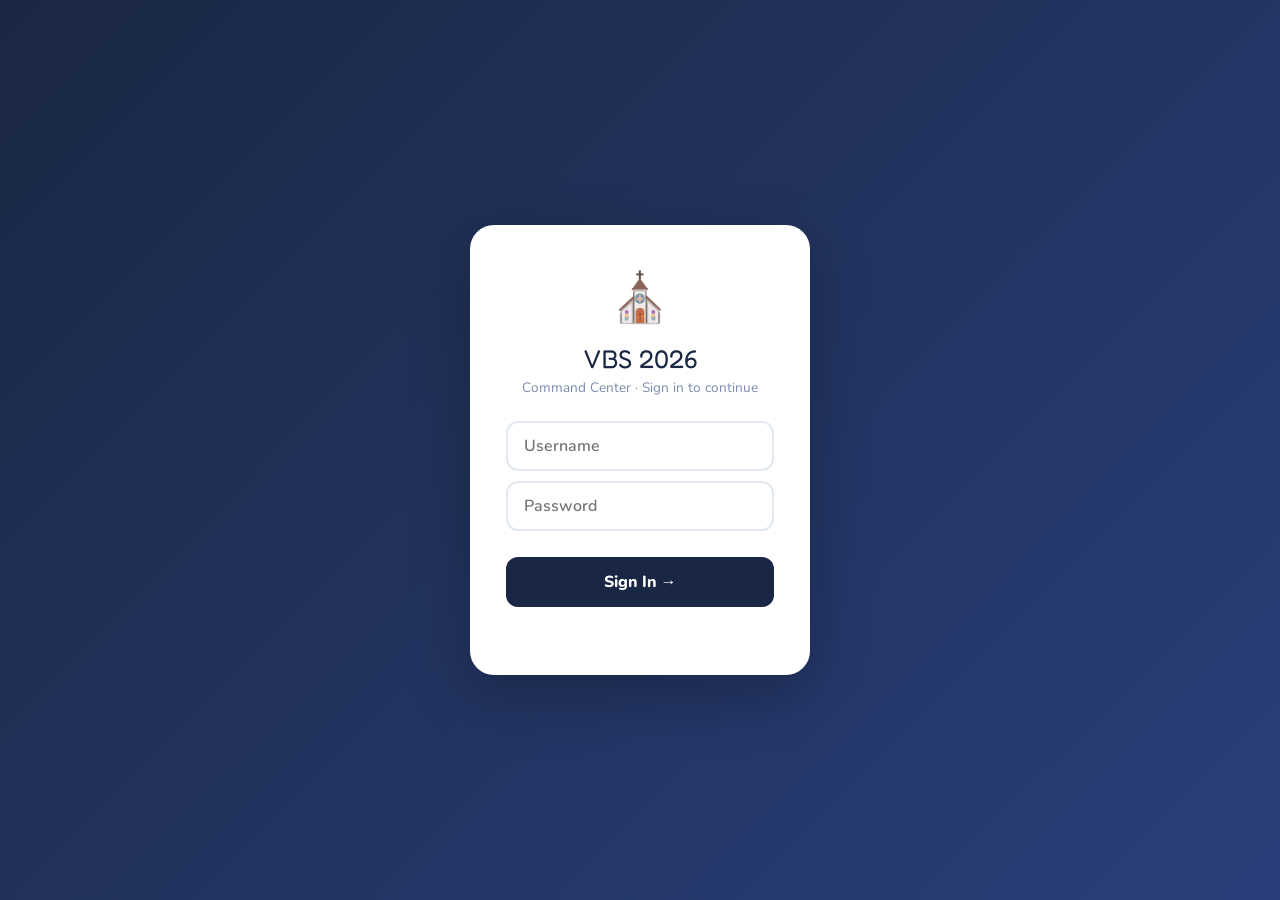
<file: checkin.html>
<!DOCTYPE html>
<html lang="en">
<head>
<meta charset="UTF-8">
<meta name="viewport" content="width=device-width, initial-scale=1.0">
<title>VBS 2026 — Check In</title>
<link href="https://fonts.googleapis.com/css2?family=Fredoka+One&family=Nunito:wght@400;600;700;800&display=swap" rel="stylesheet">
<script src="info_modal.js"></script>
<style>
  :root {
    --bg: #F0F4FF;
    --card: #FFFFFF;
    --primary: #4F46E5;
    --primary-light: #EEF2FF;
    --green: #22C55E;
    --green-light: #F0FDF4;
    --red: #EF4444;
    --amber: #F59E0B;
    --text: #1A2744;
    --muted: #7A8BAD;
    --border: #E2E8F0;
    --radius: 16px;
    --shadow: 0 4px 24px rgba(79,70,229,.10);
  }
  * { box-sizing: border-box; margin: 0; padding: 0; }
  body { font-family: 'Nunito', sans-serif; background: var(--bg); color: var(--text); min-height: 100vh; }

  /* ── PIN SCREEN ── */
  .pin-screen {
    min-height: 100vh; display: flex; align-items: center; justify-content: center;
    background: linear-gradient(135deg, #4F46E5 0%, #7C3AED 100%);
  }
  .pin-box {
    background: white; border-radius: 24px; padding: 40px 36px; width: 340px;
    text-align: center; box-shadow: 0 20px 60px rgba(0,0,0,.25);
  }
  .pin-icon { font-size: 3rem; margin-bottom: 12px; }
  .pin-title { font-family: 'Fredoka One', cursive; font-size: 1.6rem; color: var(--text); margin-bottom: 4px; }
  .pin-sub { color: var(--muted); font-size: .85rem; margin-bottom: 24px; }
  .pin-input {
    width: 100%; padding: 12px 16px; font-size: 1rem; letter-spacing: normal;
    text-align: left; border: 2px solid var(--border); border-radius: 12px;
    font-family: 'Nunito', sans-serif; font-weight: 600; outline: none;
    transition: border-color .2s; margin-bottom: 10px; box-sizing: border-box;
  }
  .pin-input:focus { border-color: var(--primary); }
  .pin-btn {
    margin-top: 16px; width: 100%; padding: 14px; background: var(--primary);
    color: white; border: none; border-radius: 12px; font-size: 1rem;
    font-weight: 800; font-family: 'Nunito', sans-serif; cursor: pointer;
    transition: opacity .2s;
  }
  .pin-btn:hover { opacity: .9; }
  .pin-err { color: var(--red); font-size: .82rem; margin-top: 10px; font-weight: 700; min-height: 18px; }

  /* ── HEADER ── */
  .header {
    background: linear-gradient(135deg, #4F46E5 0%, #7C3AED 100%);
    padding: 16px 24px; display: flex; align-items: center; justify-content: space-between;
    color: white;
  }
  .header-left { display: flex; align-items: center; gap: 12px; }
  .header-title { font-family: 'Fredoka One', cursive; font-size: 1.4rem; }
  .header-sub { font-size: .78rem; opacity: .8; margin-top: 2px; }
  .day-selector { display: flex; gap: 8px; }
  .day-drop {
    padding: 9px 14px; border-radius: 20px; border: 2px solid rgba(255,255,255,.5);
    background: rgba(255,255,255,.15); color: white; font-weight: 800;
    font-family: 'Nunito', sans-serif; font-size: .85rem; cursor: pointer;
    outline: none; appearance: none; -webkit-appearance: none;
    background-image: url("data:image/svg+xml,%3Csvg xmlns='http://www.w3.org/2000/svg' width='12' height='8' viewBox='0 0 12 8'%3E%3Cpath fill='white' d='M6 8L0 0h12z'/%3E%3C/svg%3E");
    background-repeat: no-repeat; background-position: right 12px center;
    padding-right: 32px;
  }
  .day-drop option { background: #4F46E5; color: white; }

  /* ── LIVE COUNTER ── */
  .live-bar {
    background: white; border-bottom: 1px solid var(--border);
    padding: 10px 24px; display: flex; gap: 24px; align-items: center; flex-wrap: wrap;
  }
  .live-stat { display: flex; align-items: center; gap: 8px; }
  .live-dot { width: 10px; height: 10px; border-radius: 50%; animation: pulse 1.5s infinite; }
  @keyframes pulse { 0%,100%{opacity:1;transform:scale(1)} 50%{opacity:.5;transform:scale(1.3)} }
  .live-num { font-family: 'Fredoka One', cursive; font-size: 1.3rem; }
  .live-lbl { font-size: .75rem; color: var(--muted); font-weight: 700; text-transform: uppercase; letter-spacing: .5px; }

  /* ── MAIN ── */
  .main { max-width: 680px; margin: 0 auto; padding: 24px 16px; }

  /* ── SEARCH ── */
  .search-card { background: var(--card); border-radius: var(--radius); padding: 24px; box-shadow: var(--shadow); margin-bottom: 20px; }
  .search-label { font-weight: 800; font-size: .9rem; color: var(--muted); text-transform: uppercase; letter-spacing: .5px; margin-bottom: 10px; }
  .search-wrap { position: relative; }
  .search-icon { position: absolute; left: 14px; top: 50%; transform: translateY(-50%); font-size: 1.1rem; }
  .search-input {
    width: 100%; padding: 14px 14px 14px 44px; font-size: 1.05rem;
    border: 2px solid var(--border); border-radius: 12px; font-family: 'Nunito', sans-serif;
    font-weight: 700; outline: none; transition: border-color .2s; background: var(--bg);
  }
  .search-input:focus { border-color: var(--primary); background: white; }

  /* ── RESULTS ── */
  .results { display: flex; flex-direction: column; gap: 10px; margin-top: 14px; }
  .result-item {
    background: var(--bg); border: 2px solid var(--border); border-radius: 12px;
    padding: 14px 16px; display: flex; align-items: center; justify-content: space-between;
    cursor: pointer; transition: all .2s; gap: 12px;
  }
  .result-item:hover { border-color: var(--primary); background: var(--primary-light); }
  .result-item.already-in { border-color: var(--green); background: var(--green-light); cursor: default; }
  .result-info { flex: 1; min-width: 0; }
  .result-name { font-weight: 800; font-size: 1rem; }
  .result-meta { font-size: .78rem; color: var(--muted); margin-top: 3px; }
  .result-grade {
    font-size: .7rem; font-weight: 800; padding: 3px 10px; border-radius: 20px;
    background: var(--primary); color: white; white-space: nowrap;
  }
  .checkin-btn {
    padding: 10px 18px; background: var(--primary); color: white; border: none;
    border-radius: 10px; font-weight: 800; font-family: 'Nunito', sans-serif;
    font-size: .85rem; cursor: pointer; white-space: nowrap; transition: all .2s;
  }
  .checkin-btn:hover { background: #4338CA; transform: scale(1.03); }
  .already-badge {
    padding: 8px 14px; background: var(--green); color: white; border-radius: 10px;
    font-weight: 800; font-size: .8rem; white-space: nowrap;
  }
  .allergy-tag {
    display: inline-block; background: #FEF3C7; color: #92400E; border: 1px solid #FDE68A;
    border-radius: 6px; padding: 2px 8px; font-size: .72rem; font-weight: 800; margin-top: 4px;
  }
  .no-results { text-align: center; padding: 24px; color: var(--muted); font-weight: 700; }

  /* ── SUCCESS TOAST ── */
  .toast {
    position: fixed; bottom: 24px; left: 50%; transform: translateX(-50%) translateY(100px);
    background: var(--green); color: white; padding: 16px 28px; border-radius: 16px;
    font-weight: 800; font-size: 1rem; box-shadow: 0 8px 32px rgba(34,197,94,.4);
    transition: transform .4s cubic-bezier(.34,1.56,.64,1); z-index: 999;
    text-align: center; min-width: 280px;
  }
  .toast.show { transform: translateX(-50%) translateY(0); }
  .toast-name { font-family: 'Fredoka One', cursive; font-size: 1.3rem; }
  .toast-detail { font-size: .82rem; opacity: .9; margin-top: 4px; }

  /* ── CONFIRMATION MODAL ── */
  .modal-overlay {
    position: fixed; inset: 0; background: rgba(0,0,0,.5); z-index: 100;
    display: flex; align-items: center; justify-content: center; padding: 20px;
    opacity: 0; pointer-events: none; transition: opacity .2s;
  }
  .modal-overlay.open { opacity: 1; pointer-events: all; }
  .modal {
    background: white; border-radius: 24px; padding: 32px; width: 100%; max-width: 420px;
    box-shadow: 0 20px 60px rgba(0,0,0,.2); transform: scale(.95); transition: transform .2s;
  }
  .modal-overlay.open .modal { transform: scale(1); }
  .modal-head { text-align: center; margin-bottom: 24px; }
  .modal-emoji { font-size: 3rem; margin-bottom: 8px; }
  .modal-title { font-family: 'Fredoka One', cursive; font-size: 1.5rem; color: var(--text); }
  .modal-sub { color: var(--muted); font-size: .85rem; margin-top: 4px; }
  .modal-info { background: var(--bg); border-radius: 12px; padding: 16px; margin-bottom: 20px; }
  .modal-row { display: flex; justify-content: space-between; align-items: center; padding: 6px 0; font-size: .9rem; }
  .modal-row:not(:last-child) { border-bottom: 1px solid var(--border); }
  .modal-key { color: var(--muted); font-weight: 700; }
  .modal-val { font-weight: 800; text-align: right; }
  .modal-allergy { background: #FEF3C7; border: 1px solid #FDE68A; border-radius: 10px; padding: 10px 14px; margin-bottom: 20px; font-size: .85rem; font-weight: 700; color: #92400E; }
  .modal-btns { display: flex; gap: 10px; }
  .btn-cancel { flex: 1; padding: 14px; border: 2px solid var(--border); border-radius: 12px; background: white; font-weight: 800; font-family: 'Nunito', sans-serif; font-size: .95rem; cursor: pointer; color: var(--muted); }
  .btn-confirm { flex: 2; padding: 14px; background: var(--green); border: none; border-radius: 12px; color: white; font-weight: 800; font-family: 'Nunito', sans-serif; font-size: .95rem; cursor: pointer; transition: opacity .2s; }
  .btn-confirm:hover { opacity: .9; }
  .btn-confirm:disabled { opacity: .6; cursor: not-allowed; }

  /* ── EMPTY STATE ── */
  .empty-state { text-align: center; padding: 48px 24px; }
  .empty-icon { font-size: 3rem; margin-bottom: 12px; }
  .empty-title { font-family: 'Fredoka One', cursive; font-size: 1.3rem; color: var(--muted); }
  .empty-sub { font-size: .85rem; color: var(--muted); margin-top: 6px; }

  /* ── LOADING ── */
  .spin { display: inline-block; animation: spin .8s linear infinite; }
  @keyframes spin { to { transform: rotate(360deg); } }

  .refresh-btn {
    margin-left: auto; display: flex; align-items: center; gap: 6px;
    padding: 7px 14px; background: white; border: 2px solid var(--border);
    border-radius: 20px; font-weight: 800; font-family: 'Nunito', sans-serif;
    font-size: .78rem; cursor: pointer; color: var(--primary); transition: all .2s;
  }
  .refresh-btn:hover { background: var(--primary-light); border-color: var(--primary); }
  .refresh-btn.spinning .r-icon { display: inline-block; animation: spin .6s linear infinite; }
  /* ── STATS BAR ── */
  .stats-bar { background: white; border-bottom: 1px solid var(--border); padding: 12px 24px; }
  .stats-top { display: flex; align-items: center; justify-content: space-between; margin-bottom: 12px; flex-wrap: wrap; gap: 10px; }
  .stats-totals { display: flex; gap: 10px; flex-wrap: wrap; }
  .total-pill { display: flex; align-items: center; gap: 8px; padding: 8px 16px; border-radius: 20px; font-family: 'Nunito', sans-serif; transition: transform .15s, box-shadow .15s; }
  .total-pill:hover { transform: translateY(-2px); box-shadow: 0 4px 12px rgba(0,0,0,.1); }
  .total-pill.green  { background: #F0FDF4; border: 1.5px solid #86EFAC; }
  .total-pill.amber  { background: #FFFBEB; border: 1.5px solid #FCD34D; }
  .total-pill.indigo { background: #EEF2FF; border: 1.5px solid #A5B4FC; }
  .tp-num { font-family: 'Fredoka One', cursive; font-size: 1.3rem; line-height: 1; }
  .total-pill.green  .tp-num  { color: #16A34A; }
  .total-pill.amber  .tp-num  { color: #D97706; }
  .total-pill.indigo .tp-num  { color: #4F46E5; }
  .tp-lbl { font-size: .72rem; font-weight: 800; text-transform: uppercase; letter-spacing: .4px; color: var(--muted); }
  .stats-actions { display: flex; align-items: center; gap: 12px; }

  /* ── CLASS GRID ── */
  .class-grid { display: grid; grid-template-columns: repeat(auto-fill, minmax(110px, 1fr)); gap: 8px; }
  .class-chip {
    background: var(--bg); border: 1.5px solid var(--border); border-radius: 10px;
    padding: 8px 10px; text-align: center; transition: all .2s;
  }
  .class-chip.has-kids { border-color: var(--primary); background: var(--primary-light); }
  .cc-emoji { font-size: 1.1rem; }
  .cc-name { font-size: .65rem; font-weight: 800; color: var(--muted); margin: 2px 0; text-transform: uppercase; letter-spacing: .3px; white-space: nowrap; overflow: hidden; text-overflow: ellipsis; }
  .cc-nums { display: flex; justify-content: center; gap: 6px; margin-top: 2px; }
  .cc-in  { font-size: .72rem; font-weight: 800; color: #16A34A; }
  .cc-out { font-size: .72rem; font-weight: 800; color: #D97706; }
  .cc-rem { font-size: .72rem; font-weight: 800; color: #4F46E5; }

  .day-drop {
    padding: 9px 16px; border-radius: 20px; border: 2px solid rgba(255,255,255,.5);
    background: rgba(255,255,255,.15); color: white; font-weight: 800;
    font-family: 'Nunito', sans-serif; font-size: .85rem; cursor: pointer;
    outline: none; appearance: none; -webkit-appearance: none; min-width: 200px;
  }
  .day-drop option { background: #4F46E5; color: white; }
  .stats-bar { background: white; border-bottom: 1px solid var(--border); padding: 14px 24px; }
  .stats-top { display: flex; align-items: center; justify-content: space-between; margin-bottom: 12px; flex-wrap: wrap; gap: 10px; }
  .stats-totals { display: flex; gap: 10px; flex-wrap: wrap; }
  .total-pill { display: flex; align-items: center; gap: 8px; padding: 8px 16px; border-radius: 20px; }
  .total-pill.green  { background: #F0FDF4; border: 1.5px solid #86EFAC; }
  .total-pill.amber  { background: #FFFBEB; border: 1.5px solid #FCD34D; }
  .total-pill.indigo { background: #EEF2FF; border: 1.5px solid #A5B4FC; }
  .tp-num { font-family: 'Fredoka One', cursive; font-size: 1.3rem; line-height: 1; }
  .total-pill.green  .tp-num { color: #16A34A; }
  .total-pill.amber  .tp-num { color: #D97706; }
  .total-pill.indigo .tp-num { color: #4F46E5; }
  .tp-lbl { font-size: .72rem; font-weight: 800; text-transform: uppercase; letter-spacing: .4px; color: var(--muted); }
  .stats-actions { display: flex; align-items: center; gap: 12px; }
  .class-grid { display: grid; grid-template-columns: repeat(auto-fill, minmax(90px, 1fr)); gap: 8px; }
  .class-chip { background: var(--bg); border: 1.5px solid var(--border); border-radius: 10px; padding: 8px; text-align: center; }
  .class-chip.has-kids { border-color: var(--primary); background: var(--primary-light); }
  .cc-emoji { font-size: 1.1rem; }
  .cc-name { font-size: .62rem; font-weight: 800; color: var(--muted); margin: 2px 0; text-transform: uppercase; letter-spacing: .3px; }
  .cc-nums { display: flex; justify-content: center; gap: 5px; margin-top: 3px; }
  .cc-in  { font-size: .7rem; font-weight: 800; color: #16A34A; }
  .cc-out { font-size: .7rem; font-weight: 800; color: #D97706; }
  .cc-rem { font-size: .7rem; font-weight: 800; color: #4F46E5; }
  /* desktop: show after dropdown, hide the one inside toggle row */
  .ci-info-btn-mobile { display: none; }
  .ci-info-btn-desktop { display: inline-flex; }

  @media (max-width: 480px) {
    /* ── HEADER mobile ── */
    .header {
      padding: 12px 16px 0;
      flex-direction: column;
      align-items: stretch;
      gap: 0;
    }
    .header-left { margin-bottom: 10px; }
    .header-title { font-size: 1.1rem; }
    .header-sub   { font-size: .7rem; }

    /* Quick links row: ID Cards + Merch side by side */
    .day-selector {
      display: grid !important;
      grid-template-columns: 1fr 1fr;
      gap: 6px;
      padding-bottom: 10px;
    }
    /* ID Cards and Merch links fill their column */
    .day-selector > a {
      justify-content: center;
      font-size: .72rem !important;
      padding: 7px 8px !important;
      border-radius: 8px !important;
    }
    /* Grade|Class toggle + info btn in same row */
    .display-mode-toggle {
      flex: 1;
      justify-content: center;
      font-size: .78rem;
      padding: 7px 14px;
    }
    /* toggle+info row: span both cols as a flex row */
    .ci-toggle-row {
      grid-column: 1 / -1;
      display: flex;
      align-items: center;
      gap: 8px;
    }
    /* on mobile: show ⓘ inside toggle row, hide the one after dropdown */
    .ci-info-btn-mobile { display: inline-flex; }
    .ci-info-btn-desktop { display: none; }
    /* Day select spans full width */
    .day-drop {
      grid-column: 1 / -1;
      width: 100%;
      min-width: unset;
      font-size: .82rem;
      padding: 9px 32px 9px 14px;
      border-radius: 10px;
    }

    /* ── STATS BAR mobile ── */
    .stats-bar { padding: 10px 12px; }
    .stats-top  { flex-direction: column; align-items: stretch; gap: 8px; margin-bottom: 10px; }

    /* Stats pills: 3 across full width */
    .stats-totals {
      display: grid;
      grid-template-columns: repeat(3, 1fr);
      gap: 6px;
    }
    .total-pill {
      flex-direction: column;
      align-items: center;
      justify-content: center;
      gap: 2px;
      padding: 8px 6px;
      border-radius: 12px;
      text-align: center;
    }
    .tp-num { font-size: 1.4rem; }
    .tp-lbl { font-size: .58rem; letter-spacing: .2px; text-align: center; }

    /* Actions row: day label + refresh compact */
    .stats-actions { justify-content: space-between; }
    .refresh-btn { padding: 6px 12px; font-size: .75rem; }
    #day-label { font-size: .72rem; }

    /* Class grid: 2 cols on mobile */
    .class-grid { grid-template-columns: repeat(2, 1fr); gap: 6px; }

    /* Modal */
    .modal { padding: 24px; }
    .live-bar { gap: 16px; }
  }

  @media (max-width: 360px) {
    .stats-totals { grid-template-columns: 1fr 1fr 1fr; }
    .tp-lbl { font-size: .52rem; }
    .day-selector > a { font-size: .66rem !important; }
  }
  @keyframes shake {
    0%,100% { transform: translateX(0); }
    20%      { transform: translateX(-6px); }
    40%      { transform: translateX(6px); }
    60%      { transform: translateX(-4px); }
    80%      { transform: translateX(4px); }
  }

  /* Filter Modal */
  .fm-overlay {
    position: fixed; inset: 0; background: rgba(0,0,0,.5); z-index: 500;
    display: flex; align-items: flex-end; justify-content: center;
    opacity: 0; pointer-events: none; transition: opacity .2s;
  }
  .fm-overlay.open { opacity: 1; pointer-events: all; }
  .fm-modal {
    background: white; border-radius: 24px 24px 0 0; width: 100%; max-width: 680px;
    max-height: 80vh; display: flex; flex-direction: column;
    transform: translateY(100%); transition: transform .3s cubic-bezier(.34,1.2,.64,1);
    overflow: hidden;
  }
  .fm-overlay.open .fm-modal { transform: translateY(0); }
  .fm-header {
    display: flex; align-items: center; justify-content: space-between;
    padding: 20px 24px 16px; border-bottom: 1px solid var(--border);
    position: sticky; top: 0; background: white; z-index: 1;
  }
  .fm-title { font-family: 'Fredoka One', cursive; font-size: 1.3rem; color: var(--text); }
  .fm-close {
    width: 32px; height: 32px; border-radius: 50%; border: none;
    background: var(--bg); font-size: 1rem; cursor: pointer; font-weight: 800;
  }
  .fm-list { overflow-y: auto; padding: 12px 16px 32px; }
  .fm-row {
    display: flex; align-items: center; gap: 12px; padding: 12px 8px;
    border-bottom: 1px solid var(--border);
  }
  .fm-row:last-child { border-bottom: none; }
  .fm-avatar { font-size: 1.5rem; width: 36px; text-align: center; }
  .fm-name { font-weight: 800; font-size: .95rem; }
  .fm-meta { font-size: .78rem; color: var(--muted); font-weight: 600; }
  .fm-badge-out  { margin-left: auto; background: #DCFCE7; color: #166534; padding: 4px 10px; border-radius: 20px; font-size: .75rem; font-weight: 800; white-space: nowrap; }
  .fm-badge-in   { margin-left: auto; background: #EDE9FE; color: #4F46E5; padding: 4px 10px; border-radius: 20px; font-size: .75rem; font-weight: 800; white-space: nowrap; }
  .fm-empty { text-align: center; padding: 40px 20px; color: var(--muted); font-weight: 700; }
  /* ── Display Mode Toggle ── */
  .display-mode-toggle {
    display: inline-flex; align-items: center; gap: 6px;
    border-radius: 99px; padding: 5px 14px; cursor: pointer;
    font-family: 'Nunito', sans-serif; font-size: .75rem; font-weight: 700;
    transition: opacity .15s; user-select: none; border: 2px solid rgba(255,255,255,.4);
    background: rgba(255,255,255,.15); color: white;
  }
  .display-mode-toggle:hover { opacity: .85; }
  .dm-opt { transition: color .15s; opacity: .6; }
  .dm-active { opacity: 1; font-weight: 800; }
  .dm-sep { opacity: .4; }
</style>
</head>
<body>

<!-- PIN SCREEN -->
<div class="pin-screen" id="pin-screen">
  <div class="pin-box">
    <div class="pin-icon">⛪</div>
    <div class="pin-title">VBS 2026</div>
    <div class="pin-sub">Check-In · Sign in to continue</div>
    <input class="pin-input" type="text" id="login-username" placeholder="Username" autocomplete="username"
      style="margin-bottom:10px" onkeydown="if(event.key==='Enter')document.getElementById('login-password').focus()">
    <input class="pin-input" type="password" id="login-password" placeholder="Password" autocomplete="current-password"
      onkeydown="if(event.key==='Enter')doLogin()">
    <button class="pin-btn" id="pin-btn" onclick="doLogin()">Sign In →</button>
    <div class="pin-err" id="pin-err"></div>
  </div>
</div>

<!-- MAIN APP -->
<div id="app" style="display:none">

  <!-- HEADER -->
  <header class="header">
    <div class="header-left">
      <div>
        <div class="header-title">✅ VBS 2026 — Check In</div>
        <div class="header-sub" style="display:flex;align-items:center;gap:10px;flex-wrap:wrap">
          <span>India Christian Assembly NJ · Registration Desk</span>
          <span id="user-display" style="display:none;align-items:center;gap:6px">
            <span id="user-name-label" style="font-size:.72rem;color:rgba(255,255,255,.8);font-weight:700"></span>
            <button onclick="doLogout()"
              style="background:rgba(239,68,68,.3);border:1px solid rgba(239,68,68,.5);border-radius:6px;
                     padding:2px 9px;color:white;font-size:.68rem;font-weight:800;cursor:pointer"
              onmouseover="this.style.background='rgba(239,68,68,.55)'"
              onmouseout="this.style.background='rgba(239,68,68,.3)'">
              🚪 Logout
            </button>
          </span>
        </div>
      </div>
    </div>
    <div class="day-selector" style="display:flex;align-items:center;gap:10px;flex-wrap:wrap">
      <a id="id-cards-link" href="id_cards.html" target="_blank"
        style="display:inline-flex;align-items:center;gap:5px;background:rgba(255,255,255,.12);
               border:1px solid rgba(255,255,255,.25);border-radius:6px;padding:5px 12px;
               color:rgba(255,255,255,.85);font-size:.75rem;font-weight:800;text-decoration:none;
               transition:background .15s;white-space:nowrap"
        onmouseover="this.style.background='rgba(255,255,255,.22)'"
        onmouseout="this.style.background='rgba(255,255,255,.12)'"
        onclick="this.href='id_cards.html?token='+encodeURIComponent(PIN||'')">
        🪪 ID Cards
      </a>
      <a id="merch-link" href="merch_station.html" target="_blank"
        style="display:inline-flex;align-items:center;gap:5px;background:rgba(255,255,255,.12);
               border:1px solid rgba(255,255,255,.25);border-radius:6px;padding:5px 12px;
               color:rgba(255,255,255,.85);font-size:.75rem;font-weight:800;text-decoration:none;
               transition:background .15s;white-space:nowrap"
        onmouseover="this.style.background='rgba(255,255,255,.22)'"
        onmouseout="this.style.background='rgba(255,255,255,.12)'"
        onclick="this.href='merch_station.html?token='+encodeURIComponent(PIN||'')">
        🎽 Merch Station
      </a>
      <div class="ci-toggle-row" style="display:inline-flex;align-items:center;gap:6px;flex-shrink:0">
        <button class="display-mode-toggle" onclick="toggleDisplayModeCheckin()" id="ci-dm-toggle"
          style="background:rgba(255,255,255,.15);border-color:rgba(255,255,255,.4);color:white">
          <span class="dm-opt dm-active">📋 Grade</span><span class="dm-sep">|</span><span class="dm-opt">🏫 Class</span>
        </button>
        <button class="info-btn ci-info-btn-mobile" onclick="showInfoModal('checkin')" title="How to use this page">ⓘ</button>
      </div>
      <select class="day-drop" id="day-drop" onchange="setDay(parseInt(this.value))">
        <option value="0">📅 Select a day…</option>
      </select>
      <button class="info-btn ci-info-btn-desktop" onclick="showInfoModal('checkin')" title="How to use this page">ⓘ</button>
    </div>
  </header>

  <!-- LIVE COUNTER -->
  <div class="stats-bar">
    <div class="stats-top">
      <div class="stats-totals">
        <div class="total-pill green" onclick="showFilterModal('all')" style="cursor:pointer"><span class="tp-num" id="cnt-in">—</span><span class="tp-lbl">Arrived Today</span></div>
        <div class="total-pill amber" onclick="showFilterModal('out')" style="cursor:pointer"><span class="tp-num" id="cnt-out">—</span><span class="tp-lbl">Gone Home ✅</span></div>
        <div class="total-pill indigo" onclick="showFilterModal('inside')" style="cursor:pointer"><span class="tp-num" id="cnt-inside">—</span><span class="tp-lbl">Still Inside 🏠</span></div>
      </div>
      <div class="stats-actions">
        <div id="day-label" style="font-size:.78rem;color:var(--muted);font-weight:700"></div>
        <button class="refresh-btn" id="refresh-btn" onclick="manualRefresh()"><span class="r-icon">↻</span> Refresh</button>
      </div>
    </div>
    <div class="class-grid" id="class-grid"></div>
  </div>

  <!-- MAIN -->
  <div class="main">

    <!-- DAY WARNING -->
    <div id="day-warn" style="display:none;background:#FEE2E2;border:2px solid #EF4444;border-radius:12px;padding:14px 18px;margin-bottom:18px;font-weight:800;color:#991B1B;font-size:.9rem;animation:shake .4s ease">
      🚨 Please select a day (Day 1 / Day 2 / Day 3) before checking in kids.
    </div>

    <!-- NO GROUPS WARNING -->
    <div id="group-warn" style="display:none;background:#FFF7ED;border:2px solid #F59E0B;border-radius:12px;padding:14px 18px;margin-bottom:18px;font-weight:800;color:#92400E;font-size:.88rem">
      ⚠️ Your account has no class groups assigned — you cannot check in or see any children. Ask an admin to assign your groups in User Management.
    </div>

    <!-- SEARCH CARD -->
    <div class="search-card">
      <div class="search-label">🔍 Search Child by Name</div>
      <div class="search-wrap">
        <span class="search-icon">🧒</span>
        <input class="search-input" id="search-input" type="text" placeholder="Type child's name…" oninput="searchKids(this.value)" autocomplete="off">
      </div>
      <div class="results" id="results">
        <div class="empty-state">
          <div class="empty-icon">🔍</div>
          <div class="empty-title">Start typing to search</div>
          <div class="empty-sub">Search by child's first or last name</div>
        </div>
      </div>
    </div>

  </div>
</div>

<!-- CONFIRMATION MODAL -->
<div class="modal-overlay" id="modal-overlay">
  <div class="modal">
    <div class="modal-head">
      <div class="modal-emoji">✅</div>
      <div class="modal-title" id="modal-title">Check In Child</div>
      <div class="modal-sub" id="modal-sub"></div>
    </div>
    <div class="modal-info" id="modal-info"></div>
    <div id="modal-allergy"></div>
    <div class="modal-btns">
      <button class="btn-cancel" onclick="closeModal()">Cancel</button>
      <button class="btn-confirm" id="btn-confirm" onclick="confirmCheckin()">✅ Confirm Check In</button>
    </div>
  </div>
</div>

<!-- FILTER MODAL -->
<div class="fm-overlay" id="fm-overlay">
  <div class="fm-modal">
    <div class="fm-header">
      <div class="fm-title" id="fm-title">All Kids</div>
      <button class="fm-close" onclick="closeFilterModal()">✕</button>
    </div>
    <div class="fm-list" id="fm-list"></div>
  </div>
</div>

<!-- OVERRIDE MODAL -->
<div class="modal-overlay" id="override-overlay">
  <div class="modal">
    <div class="modal-head">
      <div class="modal-emoji">🔐</div>
      <div class="modal-title">Re-Entry Override</div>
      <div class="modal-sub" id="override-sub"></div>
    </div>
    <div class="modal-info" style="margin-bottom:16px" id="override-info"></div>
    <div style="margin-bottom:8px;font-size:.85rem;font-weight:700;color:var(--muted)">Enter Admin PIN to allow re-entry:</div>
    <input class="pin-input" type="password" id="override-pin-input" maxlength="20"
      placeholder="••••••" style="margin-bottom:8px;width:100%"
      onkeydown="if(event.key==='Enter')submitOverride()">
    <div class="pin-err" id="override-err"></div>
    <div class="modal-btns" style="margin-top:14px">
      <button class="btn-cancel" onclick="closeOverrideModal()">Cancel</button>
      <button class="btn-confirm" id="btn-override-confirm" onclick="submitOverride()" style="background:#F59E0B">🔐 Confirm Re-Entry</button>
    </div>
  </div>
</div>

<!-- TOAST -->
<div class="toast" id="toast">
  <div class="toast-name" id="toast-name"></div>
  <div class="toast-detail" id="toast-detail"></div>
</div>

<script>
  /* ── CONFIG ── */
  let PIN = null; // validated server-side by PHP
  let currentUser = { username: '', display_name: 'Registration Desk' };
  let userGroups = []; // assigned class groups for this user ([] = see all)
  window._displayMode = localStorage.getItem('vbs_display_mode') || 'grade';

  /* ── GROUP → CLASS mapping (mirrors checkout.html) ── */
  const GROUP_CLASS_MAP = {
    'Pre-K':       ['Pre-K'],
    'Pre-Primary': ['Kindergarten','1st Grade','2nd Grade'],
    'Primary':     ['3rd Grade','4th Grade','5th Grade'],
    'Junior':      ['6th Grade','7th Grade','8th Grade']
  };

  /* ── Compute allowed individual class names from userGroups ── */
  function getAllowedClasses() {
    if (!userGroups.length) return []; // empty array = no classes allowed (not assigned yet)
    // Special sentinel: if assigned group is '*' → see all (future admin use)
    if (userGroups.includes('*')) return null;
    var allowed = [];
    userGroups.forEach(function(g) {
      (GROUP_CLASS_MAP[g] || []).forEach(function(c) {
        if (allowed.indexOf(c) === -1) allowed.push(c);
      });
    });
    return allowed; // array of className strings the user may see
  }

  // Returns class group name based on grade or className
  function getClassGroupName(grade, className) {
    var cn = (className || '').trim().toLowerCase();
    if (cn === 'pre-k' || cn === 'prek')   return '🎈 Pre-K';
    if (cn === 'kindergarten')              return '🎠 Pre-Primary';
    if (cn === '1st grade' || cn === '1st') return '🎠 Pre-Primary';
    if (cn === '2nd grade' || cn === '2nd') return '🎠 Pre-Primary';
    if (cn === '3rd grade' || cn === '3rd') return '📘 Primary';
    if (cn === '4th grade' || cn === '4th') return '📘 Primary';
    if (cn === '5th grade' || cn === '5th') return '📘 Primary';
    if (cn === '6th grade' || cn === '6th') return '🎓 Junior';
    if (cn === '7th grade' || cn === '7th') return '🎓 Junior';
    if (cn === '8th grade' || cn === '8th') return '🎓 Junior';
    // Fallback to raw grade
    var g = (grade || '').trim().toLowerCase();
    if (/pre/.test(g) && !/primary/.test(g)) return '🎈 Pre-K';
    if (g === 'k')   return '🎠 Pre-Primary';
    if (g === '1st' || g === '2nd') return '🎠 Pre-Primary';
    if (g === '3rd' || g === '4th' || g === '5th') return '📘 Primary';
    if (g === '6th' || g === '7th' || g === '8th') return '🎓 Junior';
    return className || grade || '—';
  }

  function toggleDisplayModeCheckin() {
    var newMode = window._displayMode === 'grade' ? 'class' : 'grade';
    window._displayMode = newMode;
    localStorage.setItem('vbs_display_mode', newMode);
    renderClassGrid();
    // Update button
    var btn = document.getElementById('ci-dm-toggle');
    if (btn) {
      var isClass = newMode === 'class';
      btn.innerHTML =
        '<span class="dm-opt' + (!isClass ? ' dm-active' : '') + '">📋 Grade</span>' +
        '<span class="dm-sep">|</span>' +
        '<span class="dm-opt' + (isClass  ? ' dm-active' : '') + '">🏫 Class</span>';
    }
  }

  function initCheckinToggle() {
    var btn = document.getElementById('ci-dm-toggle');
    if (!btn) return;
    var isClass = window._displayMode === 'class';
    btn.innerHTML =
      '<span class="dm-opt' + (!isClass ? ' dm-active' : '') + '">📋 Grade</span>' +
      '<span class="dm-sep">|</span>' +
      '<span class="dm-opt' + (isClass  ? ' dm-active' : '') + '">🏫 Class</span>';
  }
  const SCRIPT_URL   = 'https://pypaonline.org/vbs/api.php';
  /* ── LOAD ACTIVE DAYS FROM ADMIN SETTINGS ── */
  async function loadDaySettings() {
    const sel = document.getElementById('day-drop');
    if (!sel) return;
    try {
      const res  = await fetch(SCRIPT_URL + '?action=getSettings&token=' + encodeURIComponent(PIN || '') + '&t=' + Date.now());
      const json = await res.json();
      const s    = json.settings || {};
      const days = [
        { val: '1', label: 'Day 1 · July 9 (Thu)',  key: 'day1_enabled' },
        { val: '2', label: 'Day 2 · July 10 (Fri)', key: 'day2_enabled' },
        { val: '3', label: 'Day 3 · July 11 (Sat)', key: 'day3_enabled' },
      ];
      const prevVal = sel.value;
      [...sel.options].forEach(o => { if (o.value !== '0') o.remove(); });
      if (sel.options[0]) sel.options[0].textContent = '📅 Select a day…';
      let anyEnabled = false;
      days.forEach(d => {
        if (s[d.key] === '1') {
          const opt = document.createElement('option');
          opt.value = d.val; opt.textContent = d.label;
          sel.appendChild(opt); anyEnabled = true;
        }
      });
      if (!anyEnabled) {
        const opt = document.createElement('option');
        opt.value = ''; opt.disabled = true;
        opt.textContent = '⏳ No days enabled — check admin panel';
        sel.appendChild(opt);
      }
      if (prevVal && prevVal !== '0') {
        const stillExists = [...sel.options].find(o => o.value === prevVal && !o.disabled);
        sel.value = stillExists ? prevVal : '0';
      }
    } catch(e) {
      console.warn('loadDaySettings failed, showing all days', e);
      const days = [['1','Day 1 · July 9 (Thu)'],['2','Day 2 · July 10 (Fri)'],['3','Day 3 · July 11 (Sat)']];
      [...sel.options].forEach(o => { if (o.value !== '0') o.remove(); });
      days.forEach(([v,l]) => { const o = document.createElement('option'); o.value=v; o.textContent=l; sel.appendChild(o); });
    }
  }

  const CSV_KIDS     = "https://docs.google.com/spreadsheets/d/e/2PACX-1vQI-vHJhZBtLtBBn94Eq_0beJYuNhywqgP4dpgpd0sjPfvPzgnLq8NtAAQvYTmN_0OBFpb7X1q-G20Y/pub?output=csv";
  // Reads use PHP/MySQL API

  const GRADE_CLASS = {
    'Pre':'Pre-K', 'K':'Kindergarten', '1st':'1st Grade', '2nd':'2nd Grade',
    '3rd':'3rd Grade', '4th':'4th Grade', '5th':'5th Grade', '6th':'6th Grade',
    '7th':'7th Grade', '8th':'8th Grade'
  };
  const CLASS_EMOJI = {
    'Pre-K':'🎈','Kindergarten':'🌟','1st Grade':'📚','2nd Grade':'✏️',
    '3rd Grade':'🚀','4th Grade':'⚽','5th Grade':'🔥','6th Grade':'🎨',
    '7th Grade':'👑','8th Grade':'🏆'
  };

  /* ── STATE ── */
  let allKids    = [];
  let checkedIn  = {}; // key: childName+day -> record
  let selectedDay = 0;
  let pendingKid  = null;
  let _checkinsLoading = false;

  /* ── DETECT EMBED MODE (inside Command Center iframe) ── */
  var _isEmbed = false;
  var _urlParams = new URLSearchParams(window.location.search);
  if (_urlParams.get('embed') === '1') {
    _isEmbed = true;
  }
  // Inject embed CSS — compact toolbar: hide branding, center controls
  (function() {
    var s = document.createElement('style');
    s.textContent = _isEmbed
      ? '.header-left { display: none !important; }' +
        '.header { padding: 8px 16px; justify-content: center; background: linear-gradient(135deg, #4F46E5 0%, #7C3AED 100%); }' +
        '.day-selector { display: flex; align-items: center; gap: 10px; flex-wrap: wrap; justify-content: center; width: 100%; }' +
        '.pin-screen { display: none !important; }' +
        '@media(max-width:480px) { .day-selector { gap: 6px; } .day-drop { font-size: .78rem; padding: 7px 28px 7px 12px; } .display-mode-toggle { font-size: .7rem; padding: 4px 10px; } }'
      : '';
    document.head.appendChild(s);
  })();

  /* ── AUTH — token from URL param (embed) or sessionStorage (shared Command Center session) ── */
  async function loadPIN() {
    // 1. Check URL param token (embed mode from Command Center)
    var tokenFromUrl = _urlParams.get('token');
    // 2. Check shared session token (direct access while logged into Command Center)
    var tokenFromSession = sessionStorage.getItem('vbs_token');
    // 3. Legacy: check old checkin-specific token
    var tokenLegacy = sessionStorage.getItem('vbs_checkin_token');

    var tokenToTry = tokenFromUrl || tokenFromSession || tokenLegacy;
    var savedUser = sessionStorage.getItem('vbs_checkin_user') || sessionStorage.getItem('vbs_dash_user');
    if (savedUser) { try { currentUser = JSON.parse(savedUser); } catch(e) {} }

    if (tokenToTry) {
      try {
        const res  = await fetch(SCRIPT_URL + '?action=validateToken&token=' + encodeURIComponent(tokenToTry) + '&t=' + Date.now());
        const json = await res.json();
        if (json.status === 'ok' && json.user.panels && json.user.panels.includes('checkin')) {
          PIN = tokenToTry;
          currentUser = { username: json.user.username, display_name: json.user.display_name || json.user.username };
          userGroups = json.user.groups || [];
          document.getElementById('pin-screen').style.display = 'none';
          document.getElementById('app').style.display = 'block';
          if (!_isEmbed) showUserHeader();
          if (!_isEmbed) resetIdleTimer();
          // Show warning if no groups assigned
          if (userGroups.length === 0) {
            document.getElementById('group-warn').style.display = 'block';
          }
          // Load day settings NOW (after PIN is set so token auth works)
          loadDaySettings();
          setInterval(async () => {
            await loadDaySettings();
            const sel = document.getElementById('day-drop');
            if (sel && sel.value !== '0' && sel.value !== '') {
              const selectedOpt = [...sel.options].find(o => o.value === sel.value && !o.disabled);
              if (!selectedOpt) {
                sel.value = '0';
                selectedDay = 0;
                alert('⚠️ The selected day has been disabled by admin. Please select a new day.');
              }
            }
          }, 30000);
          loadKids();
          setInterval(loadCheckins, 15000);
          startDataVersionPolling(function() {
            checkedIn = {};
            loadKids();
            if (selectedDay) loadCheckins();
            showResetBannerPage();
          });
          return;
        }
      } catch(e) {}
    }

    // No valid token — if embedded, show error. If direct access, redirect to Command Center.
    if (_isEmbed) {
      document.getElementById('pin-screen').style.display = 'none';
      document.getElementById('app').style.display = 'block';
      document.querySelector('.main').innerHTML =
        '<div style="text-align:center;padding:60px 24px">' +
          '<div style="font-size:3rem;margin-bottom:12px">🔒</div>' +
          '<div style="font-family:Fredoka One,cursive;font-size:1.3rem;color:#1A2744;margin-bottom:8px">Session Expired</div>' +
          '<div style="font-size:.85rem;color:#7A8BAD">Please log out and log back in to the Command Center.</div>' +
        '</div>';
      return;
    }
    // Direct URL access without valid token — redirect to Command Center
    window.location.href = 'index.html';
  }

  // doLogin is kept for backward compat but won't normally be shown
  async function doLogin() {
    // Redirect to Command Center for login
    window.location.href = 'index.html';
  }

  /* ── DAY ── */
  function setDay(d) {
    selectedDay = d;
    if (!d) return;
    document.getElementById('day-warn').style.display = 'none';
    document.getElementById('day-label').textContent = 'Day ' + d + ' · July ' + (8+d);
    checkedIn = {};
    _checkinsLoading = true;
    updateCounters();
    searchKids(document.getElementById('search-input').value);
    loadCheckins();
  }

  /* ── CSV PARSER ── */
  function parseCSV(text) {
    const lines = text.trim().split('\n');
    const headers = splitLine(lines[0]).map(h => h.trim().replace(/^"|"$/g, ''));
    return lines.slice(1).filter(l => l.trim()).map(line => {
      const vals = splitLine(line);
      const obj = {};
      headers.forEach((h, i) => obj[h] = (vals[i] || '').trim().replace(/^"|"$/g, ''));
      return obj;
    });
  }
  function splitLine(line) {
    const r = []; let c = '', q = false;
    for (let i = 0; i < line.length; i++) {
      if (line[i] === '"') { q = !q; }
      else if (line[i] === ',' && !q) { r.push(c); c = ''; }
      else c += line[i];
    }
    r.push(c); return r;
  }

  /* ── LOAD KIDS ── */
  async function loadKids() {
    try {
      const res = await fetch(CSV_KIDS + '&t=' + Date.now());
      const rows = parseCSV(await res.text());
      allKids = [];
      rows.forEach(r => {
        const p = r["Parent's Full Name"] || '';
        const phone = r["Phone Number"] || r["Phone"] || r["phone"] || '';
        const add = (n, g, gr, ts, al) => {
          if (n && n.trim()) {
            const grKey = Object.keys(GRADE_CLASS).find(k => gr && gr.includes(k)) || '';
            allKids.push({
              name: n.trim(), gender: g || '', grade: gr || '',
              className: GRADE_CLASS[grKey] || gr || 'Unknown',
              tshirt: ts || '', allergies: al || 'None',
              parent: p, phone: phone
            });
          }
        };
        add(r["Child #1 Name"], r["Gender"],    r["Grade in Spetmber"],    r["T Shirt Size"],    r["Allergies"]);
        add(r["Child #2 Name"], r["Gender (1)"], r["Grade in Spetmber (1)"], r["T Shirt Size (1)"], r["Allergies (1)"]);
        add(r["Child #3 Name"], r["Gender (2)"], r["Grade in Spetmber (2)"], r["T Shirt Size (2)"], r["Allergies (2)"]);
      });
    } catch(e) { console.error('Failed to load kids:', e); }
  }

  /* ── LOAD CHECK-INS — from MySQL via PHP ── */
  async function loadCheckins() {
    if (!selectedDay) return;
    _checkinsLoading = true;
    try {
      const url = SCRIPT_URL + '?action=read&secret=' + encodeURIComponent(PIN) + '&day=' + selectedDay + '&t=' + Date.now();
      const res  = await fetch(url);
      const json = await res.json();
      if (checkAuthResponse(json)) { _checkinsLoading = false; return; }
      if (json.status !== 'ok') { _checkinsLoading = false; return; }
      const dbState = {};
      json.data.forEach(r => {
        const mapped = {
          Id:           r.id,
          ChildName:    r.child_name,
          ClassName:    r.class_name,
          Grade:        r.grade,
          Parent:       r.parent,
          Phone:        r.phone,
          Allergies:    r.allergies,
          CheckinTime:  r.checkin_time  || '',
          CheckoutTime: r.checkout_time || '',
          CheckinBy:    r.checkin_by,
          CheckoutBy:   r.checkout_by,
          LanyardBack:  r.lanyard_back,
          Day:          r.day
        };
        // Keep only the record with the highest DB id per child (handles re-entry).
        // Cannot rely on array order — checkin_time is a string so "9:26 PM" > "10:21 PM" alphabetically.
        if (!dbState[mapped.ChildName] || mapped.Id > dbState[mapped.ChildName].Id) {
          dbState[mapped.ChildName] = mapped;
        }
      });
      Object.assign(checkedIn, dbState);
      Object.keys(checkedIn).forEach(k => { if (!dbState[k]) delete checkedIn[k]; });
      _checkinsLoading = false;
      updateCounters();
      searchKids(document.getElementById('search-input').value);
    } catch(e) { _checkinsLoading = false; console.error('Failed to load checkins:', e); }
  }

  /* ── COUNTERS ── */
  const CLASSES = [
    {name:'Pre-K',  emoji:'🎈', key:'Pre-K'},
    {name:'Kinder', emoji:'🌟', key:'Kindergarten'},
    {name:'1st',    emoji:'📚', key:'1st Grade'},
    {name:'2nd',    emoji:'✏️', key:'2nd Grade'},
    {name:'3rd',    emoji:'🚀', key:'3rd Grade'},
    {name:'4th',    emoji:'⚽', key:'4th Grade'},
    {name:'5th',    emoji:'🔥', key:'5th Grade'},
    {name:'6th',    emoji:'🎨', key:'6th Grade'},
    {name:'7th',    emoji:'👑', key:'7th Grade'},
    {name:'8th',    emoji:'🏆', key:'8th Grade'}
  ];

  function isOut(r) { return r.CheckoutTime && String(r.CheckoutTime).trim() !== ''; }

  function updateCounters() {
    var allowedClasses = getAllowedClasses();
    var all = Object.values(checkedIn).filter(function(r) {
      return !allowedClasses || allowedClasses.indexOf(r.ClassName) !== -1;
    });
    const inCount  = all.length;
    const outCount = all.filter(r => isOut(r)).length;
    document.getElementById('cnt-in').textContent     = inCount;
    document.getElementById('cnt-out').textContent    = outCount;
    document.getElementById('cnt-inside').textContent = inCount - outCount;
    renderClassGrid();
  }

  function renderClassGrid() {
    const grid = document.getElementById('class-grid');
    if (!grid) return;
    const displayMode = window._displayMode || 'grade';

    const CLASS_GROUPS = [
      { name:'Pre-K',       emoji:'🎈', key:'Pre-K',       keys:['Pre-K'] },
      { name:'Pre-Primary', emoji:'🎠', key:'Pre-Primary', keys:['Kindergarten','1st Grade','2nd Grade'] },
      { name:'Primary',     emoji:'📘', key:'Primary',     keys:['3rd Grade','4th Grade','5th Grade'] },
      { name:'Junior',      emoji:'🎓', key:'Junior',      keys:['6th Grade','7th Grade','8th Grade'] }
    ];

    // Filter chips to only the groups/grades this user is assigned to
    var fullList = displayMode === 'class' ? CLASS_GROUPS : CLASSES;
    var allowedClasses = getAllowedClasses(); // null = no filter
    var chipList = allowedClasses
      ? fullList.filter(function(cls) {
          if (displayMode === 'class') {
            // cls.keys = array of individual class names in this group
            return cls.keys.some(function(k) { return allowedClasses.indexOf(k) !== -1; });
          } else {
            return allowedClasses.indexOf(cls.key) !== -1;
          }
        })
      : fullList;

    grid.innerHTML = chipList.map(function(cls) {
      const kids = displayMode === 'class'
        ? Object.values(checkedIn).filter(function(r) { return cls.keys.indexOf(r.ClassName) !== -1; })
        : Object.values(checkedIn).filter(function(r) { return r.ClassName === cls.key; });
      const inCnt  = kids.length;
      const outCnt = kids.filter(function(r){ return isOut(r); }).length;
      const rem    = inCnt - outCnt;
      const numsHtml = inCnt > 0
        ? '<div class="cc-nums">'
          + '<span class="cc-in" title="Arrived" onclick="event.stopPropagation();showClassModal(this)">'  + inCnt  + '↓</span>'
          + '<span class="cc-out" title="Gone Home" onclick="event.stopPropagation();showClassModal(this)">'+outCnt + '↑</span>'
          + '<span class="cc-rem" title="Still Inside" onclick="event.stopPropagation();showClassModal(this)">' + rem + '●</span>'
          + '</div>'
        : '<div class="cc-nums"><span style="font-size:.65rem;color:var(--muted)">—</span></div>';
      return '<div class="class-chip' + (inCnt > 0 ? ' has-kids' : '') + '"'
        + ' data-class="' + cls.key + '"'
        + ' data-label="' + cls.emoji + ' ' + cls.name + '"'
        + ' onclick="showClassModal(this)"'
        + ' style="cursor:pointer">'
        + '<div class="cc-emoji">' + cls.emoji + '</div>'
        + '<div class="cc-name">' + cls.name + '</div>'
        + numsHtml
        + '</div>';
    }).join('');
  }

  /* ── SEARCH ── */
  function searchKids(query) {
    const el = document.getElementById('results');
    const q  = query.trim().toLowerCase();
    if (!q) {
      el.innerHTML = '<div class="empty-state"><div class="empty-icon">🔍</div><div class="empty-title">Start typing to search</div><div class="empty-sub">Search by child\'s first or last name</div></div>';
      return;
    }
    var allowedClasses = getAllowedClasses();
    const found = allKids.filter(k =>
      k.name.toLowerCase().includes(q) &&
      (!allowedClasses || allowedClasses.indexOf(k.className) !== -1)
    );
    if (!found.length) {
      el.innerHTML = '<div class="no-results">😕 No child found for "' + query + '"</div>';
      return;
    }
    el.innerHTML = found.map(k => {
      const alreadyIn = checkedIn[k.name];
      const emoji = CLASS_EMOJI[k.className] || '🎒';
      const allergyHtml = k.allergies && k.allergies !== 'None'
        ? '<span class="allergy-tag">⚠️ ' + k.allergies + '</span>' : '';
      if (alreadyIn && !alreadyIn.CheckoutTime) {
        return '<div class="result-item already-in">' +
          '<div class="result-info">' +
            '<div class="result-name">' + k.name + '</div>' +
            '<div class="result-meta">' + emoji + ' ' + k.className + ' · 👨‍👩‍👧 ' + k.parent + '</div>' +
            (allergyHtml ? '<div>' + allergyHtml + '</div>' : '') +
          '</div>' +
          '<div class="already-badge">✅ Checked In</div>' +
        '</div>';
      }
      return '<div class="result-item" onclick="openModal(' + JSON.stringify(k).replace(/"/g,"'") + ')">' +
        '<div class="result-info">' +
          '<div class="result-name">' + k.name + '</div>' +
          '<div class="result-meta">' + emoji + ' ' + k.className + ' · 👨‍👩‍👧 ' + k.parent + '</div>' +
          (allergyHtml ? '<div>' + allergyHtml + '</div>' : '') +
        '</div>' +
        '<span class="result-grade">' + (k.grade || '—') + '</span>' +
        '<button class="checkin-btn" onclick="event.stopPropagation();openModalDirect(' + allKids.indexOf(k) + ')">Check In ✅</button>' +
      '</div>';
    }).join('');
  }

  function openModalDirect(idx) { openModal(allKids[idx]); }

  function openModal(kid) {
    if (!selectedDay) {
      document.getElementById('day-warn').style.display = 'block';
      document.getElementById('day-warn').scrollIntoView({ behavior: 'smooth' });
      return;
    }
    pendingKid = kid;
    const emoji = CLASS_EMOJI[kid.className] || '🎒';
    document.getElementById('modal-title').textContent = 'Check In · ' + kid.name;
    document.getElementById('modal-sub').textContent   = 'Day ' + selectedDay + ' · July ' + (8+selectedDay);
    document.getElementById('modal-info').innerHTML =
      row('👤 Child',  kid.name) +
      row(emoji + ' Class', getClassGroupName(kid.grade, kid.className)) +
      row('📚 Grade',  kid.grade || '—') +
      row('👨‍👩‍👧 Parent', kid.parent) +
      row('📞 Phone',  kid.phone || '—') +
      row('👕 T-Shirt', kid.tshirt || '—');
    document.getElementById('modal-allergy').innerHTML = kid.allergies && kid.allergies !== 'None'
      ? '<div class="modal-allergy">⚠️ Allergy Alert: ' + kid.allergies + '</div>' : '';
    document.getElementById('btn-confirm').disabled = false;
    document.getElementById('btn-confirm').textContent = '✅ Confirm Check In';
    document.getElementById('modal-overlay').classList.add('open');
  }

  function row(k, v) {
    return '<div class="modal-row"><span class="modal-key">' + k + '</span><span class="modal-val">' + v + '</span></div>';
  }

  function closeModal() {
    document.getElementById('modal-overlay').classList.remove('open');
    pendingKid = null;
  }

  /* ── CONFIRM CHECK-IN ── */
  async function confirmCheckin() {
    if (!pendingKid) return;
    const btn = document.getElementById('btn-confirm');
    btn.disabled = true;
    btn.textContent = '⏳ Checking in…';

    const now  = new Date();
    const time = now.toLocaleTimeString([], { hour: '2-digit', minute: '2-digit' });
    const payload = {
      action:      'checkin',
      secret:      PIN,
      day:         selectedDay,
      childName:   pendingKid.name,
      className:   pendingKid.className,
      grade:       pendingKid.grade,
      parent:      pendingKid.parent,
      phone:       pendingKid.phone,
      allergies:   pendingKid.allergies,
      checkinTime: time,
      checkinBy:   currentUser.display_name
    };

    // POST and read response
    let resp;
    try {
      const res = await fetch(SCRIPT_URL, {
        method: 'POST',
        headers: {'Content-Type': 'application/json'},
        body: JSON.stringify(payload)
      });
      resp = await res.json();
      if (checkAuthResponse(resp)) return;
    } catch(e) { console.error('Checkin error:', e); resp = { status: 'error', message: e.message }; }

    btn.disabled = false;
    btn.textContent = '✅ Confirm Check In';

    // Save kid ref before closeModal() nulls pendingKid
    const kidForOverride = pendingKid;

    if (resp.status === 'already_in' && resp.checkedOut) {
      closeModal();
      openOverrideModal(kidForOverride, time);
      return;
    }
    if (resp.status === 'already_in' && !resp.checkedOut) {
      closeModal();
      return;
    }
    if (resp.status === 'error') {
      btn.disabled = false;
      btn.textContent = '✅ Confirm Check In';
      showDayDisabledAlert(resp.message);
      closeModal();
      loadDaySettings();
      return;
    }

    // Success — update UI with correct PascalCase keys
    checkedIn[pendingKid.name] = {
      ChildName:    pendingKid.name,
      ClassName:    pendingKid.className,
      Grade:        pendingKid.grade,
      Parent:       pendingKid.parent,
      Phone:        pendingKid.phone,
      Allergies:    pendingKid.allergies,
      CheckinTime:  time,
      CheckoutTime: '',
      CheckinBy:    currentUser.display_name,
      Day:          selectedDay
    };
    updateCounters();
    showToast(pendingKid.name, pendingKid.className, time);
    closeModal();
    searchKids(document.getElementById('search-input').value);
  }

  /* ── TOAST ── */
  function showToast(name, cls, time, prefix) {
    const emoji = CLASS_EMOJI[cls] || '🎒';
    document.getElementById('toast-name').textContent   = (prefix || '✅') + ' ' + name + ' checked in!';
    document.getElementById('toast-detail').textContent = emoji + ' ' + cls + ' · ' + time;
    const t = document.getElementById('toast');
    t.classList.add('show');
    setTimeout(() => t.classList.remove('show'), 3500);
  }

  function showDayDisabledAlert(msg) {
    const t = document.getElementById('toast');
    document.getElementById('toast-name').textContent   = '🚫 Day not enabled!';
    document.getElementById('toast-detail').textContent = msg || 'This day has been disabled by the administrator.';
    t.style.background = '#EF4444';
    t.classList.add('show');
    setTimeout(() => { t.classList.remove('show'); t.style.background = ''; }, 5000);
  }

  document.addEventListener('keydown', e => {
    if (e.key === 'Escape') { closeModal(); closeOverrideModal(); }
  });

  /* ── OVERRIDE MODAL ── */
  let overridePendingKid  = null;
  let overridePendingTime = null;

  function openOverrideModal(kid, time) {
    overridePendingKid  = kid;
    overridePendingTime = time;
    const emoji = CLASS_EMOJI[kid.className] || '🎒';
    document.getElementById('override-sub').textContent =
      kid.name + ' was already checked in and out today. Admin PIN required for re-entry.';
    document.getElementById('override-info').innerHTML =
      '<div class="modal-row"><span class="modal-key">👤 Child</span><span class="modal-val">' + kid.name + '</span></div>' +
      '<div class="modal-row"><span class="modal-key">' + emoji + ' Class</span><span class="modal-val">' + getClassGroupName(kid.grade, kid.className) + '</span></div>' +
      '<div class="modal-row"><span class="modal-key">📅 Day</span><span class="modal-val">Day ' + selectedDay + ' · July ' + (8 + selectedDay) + '</span></div>';
    document.getElementById('override-pin-input').value = '';
    document.getElementById('override-err').textContent = '';
    document.getElementById('btn-override-confirm').disabled = false;
    document.getElementById('btn-override-confirm').textContent = '🔐 Confirm Re-Entry';
    document.getElementById('override-overlay').classList.add('open');
    setTimeout(() => document.getElementById('override-pin-input').focus(), 150);
  }

  function closeOverrideModal() {
    document.getElementById('override-overlay').classList.remove('open');
    overridePendingKid  = null;
    overridePendingTime = null;
  }

  async function submitOverride() {
    if (!overridePendingKid) return;
    const adminPin = document.getElementById('override-pin-input').value.trim();
    const errEl    = document.getElementById('override-err');
    const btn      = document.getElementById('btn-override-confirm');
    if (!adminPin) { errEl.textContent = '⚠️ Enter the admin PIN.'; return; }

    btn.disabled = true;
    btn.textContent = '⏳ Verifying…';
    errEl.textContent = '';

    const time = overridePendingTime;
    const payload = {
      action:      'checkin',
      secret:      PIN,
      day:         selectedDay,
      childName:   overridePendingKid.name,
      className:   overridePendingKid.className,
      grade:       overridePendingKid.grade,
      parent:      overridePendingKid.parent,
      phone:       overridePendingKid.phone,
      allergies:   overridePendingKid.allergies,
      checkinTime: time,
      checkinBy:   currentUser.display_name + ' (Re-Entry)',
      override:    true,
      adminKey:    adminPin
    };

    try {
      const res  = await fetch(SCRIPT_URL, { method: 'POST', headers: {'Content-Type': 'application/json'}, body: JSON.stringify(payload) });
      const resp = await res.json();
      if (checkAuthResponse(resp)) return;

      if (resp.status === 'ok') {
        closeOverrideModal();
        await loadCheckins();
        showToast(overridePendingKid.name, overridePendingKid.className, time, '🔄 Re-Entry');
        searchKids(document.getElementById('search-input').value);
      } else if (resp.message === 'Invalid admin PIN') {
        errEl.textContent = '❌ Wrong admin PIN. Try again.';
        document.getElementById('override-pin-input').value = '';
        btn.disabled = false;
        btn.textContent = '🔐 Confirm Re-Entry';
      } else {
        errEl.textContent = '❌ ' + (resp.message || 'Something went wrong.');
        btn.disabled = false;
        btn.textContent = '🔐 Confirm Re-Entry';
      }
    } catch(e) {
      errEl.textContent = '⚠️ Network error. Try again.';
      btn.disabled = false;
      btn.textContent = '🔐 Confirm Re-Entry';
    }
  }

  // ── FILTER MODAL ──
  function showFilterModal(filter) {
    if (!selectedDay) {
      document.getElementById('day-warn').style.display = 'block';
      document.getElementById('day-warn').scrollIntoView({ behavior: 'smooth' });
      return;
    }
    const titles = { all: 'Arrived Today', out: 'Gone Home ✅', inside: 'Still Inside 🏠' };
    document.getElementById('fm-title').textContent = titles[filter];
    document.getElementById('fm-overlay').classList.add('open');
    document.body.style.overflow = 'hidden';

    if (_checkinsLoading) {
      document.getElementById('fm-list').innerHTML = '<div class="fm-empty"><div class="spin" style="font-size:1.5rem">⏳</div><div style="margin-top:8px">Loading attendance data…</div></div>';
      return;
    }

    var allowedClasses = getAllowedClasses();
    const all = Object.values(checkedIn).filter(function(r) {
      return !allowedClasses || allowedClasses.indexOf(r.ClassName) !== -1;
    });
    if (!all.length) {
      document.getElementById('fm-list').innerHTML = '<div class="fm-empty">No kids checked in yet for Day ' + selectedDay + '</div>';
      return;
    }
    let kids = all;
    if (filter === 'out')    kids = all.filter(r =>  r.CheckoutTime && r.CheckoutTime.trim());
    if (filter === 'inside') kids = all.filter(r => !r.CheckoutTime || !r.CheckoutTime.trim());

    if (!kids.length) {
      document.getElementById('fm-list').innerHTML = '<div class="fm-empty">No kids in this category</div>';
    } else {
      document.getElementById('fm-list').innerHTML = kids.map(function(r) {
        const emoji = CLASS_EMOJI[r.ClassName] || '🎒';
        const isOut = r.CheckoutTime && r.CheckoutTime.trim();
        const badge = isOut
          ? '<div class="fm-badge-out">✅ ' + r.CheckoutTime + '</div>'
          : '<div class="fm-badge-in">🏠 Inside</div>';
        return '<div class="fm-row">' +
          '<div class="fm-avatar">' + emoji + '</div>' +
          '<div style="flex:1;min-width:0"><div class="fm-name">' + r.ChildName + '</div>' +
          '<div class="fm-meta">' + r.ClassName + (r.Parent ? ' · 👨‍👩‍👧 ' + r.Parent : '') + '</div>' +
          (r.Allergies && r.Allergies !== 'None' ? '<div style="margin-top:3px"><span class="allergy-tag">⚠️ ' + r.Allergies + '</span></div>' : '') +
          '</div>' +
          badge + '</div>';
      }).join('');
    }
  }

  function closeFilterModal() {
    document.getElementById('fm-overlay').classList.remove('open');
    document.body.style.overflow = '';
  }

  function showClassModal(el) {
    // Walk up to the chip to get data attributes
    const chip = el.closest ? el.closest('.class-chip') : el;
    const classKey   = chip.dataset.class;
    const classLabel = chip.dataset.label;
    // Determine filter from which span was clicked
    let filter = 'all';
    if (el.classList && el.classList.contains('cc-out'))    filter = 'out';
    if (el.classList && el.classList.contains('cc-rem'))    filter = 'inside';
    if (!selectedDay) {
      document.getElementById('day-warn').style.display = 'block';
      document.getElementById('day-warn').scrollIntoView({ behavior: 'smooth' });
      return;
    }
    const filterLabels = { all: 'Arrived Today', out: 'Gone Home ✅', inside: 'Still Inside 🏠' };
    document.getElementById('fm-title').textContent = classLabel + ' · ' + filterLabels[filter];
    document.getElementById('fm-overlay').classList.add('open');
    document.body.style.overflow = 'hidden';

    if (_checkinsLoading) {
      document.getElementById('fm-list').innerHTML = '<div class="fm-empty"><div class="spin" style="font-size:1.5rem">⏳</div><div style="margin-top:8px">Loading attendance data…</div></div>';
      return;
    }

    // In class view, a chip key like 'Pre-Primary' maps to multiple classNames
    const CLASS_GROUP_KEYS = {
      'Pre-Primary': ['Kindergarten','1st Grade','2nd Grade'],
      'Primary':     ['3rd Grade','4th Grade','5th Grade'],
      'Junior':      ['6th Grade','7th Grade','8th Grade']
    };
    const groupKeys = CLASS_GROUP_KEYS[classKey];
    const all = Object.values(checkedIn).filter(r =>
      groupKeys ? groupKeys.indexOf(r.ClassName) !== -1 : r.ClassName === classKey
    );
    let kids = all;
    if (filter === 'out')    kids = all.filter(r =>  r.CheckoutTime && r.CheckoutTime.trim());
    if (filter === 'inside') kids = all.filter(r => !r.CheckoutTime || !r.CheckoutTime.trim());

    if (!kids.length) {
      document.getElementById('fm-list').innerHTML = '<div class="fm-empty">No kids in this category</div>';
    } else {
      document.getElementById('fm-list').innerHTML = kids.map(function(r) {
        const isOut = r.CheckoutTime && r.CheckoutTime.trim();
        const badge = isOut
          ? '<div class="fm-badge-out">✅ ' + r.CheckoutTime + '</div>'
          : '<div class="fm-badge-in">🏠 Inside</div>';
        return '<div class="fm-row">' +
          '<div class="fm-avatar">' + (CLASS_EMOJI[r.ClassName] || '🎒') + '</div>' +
          '<div style="flex:1;min-width:0"><div class="fm-name">' + r.ChildName + '</div>' +
          '<div class="fm-meta">' + (r.Parent ? '👨‍👩‍👧 ' + r.Parent : '') + (r.CheckinTime ? ' · ✅ ' + r.CheckinTime : '') + '</div>' +
          (r.Allergies && r.Allergies !== 'None' ? '<div style="margin-top:3px"><span class="allergy-tag">⚠️ ' + r.Allergies + '</span></div>' : '') +
          '</div>' +
          badge + '</div>';
      }).join('');
    }
  }

  document.getElementById('fm-overlay').addEventListener('click', function(e) {
    if (e.target === this) closeFilterModal();
  });

  // Load PIN from sheet on startup
  loadPIN();
  initCheckinToggle();

  async function manualRefresh() {
    const btn = document.getElementById('refresh-btn');
    btn.classList.add('spinning');
    btn.disabled = true;
    await Promise.all([loadKids(), loadCheckins()]);
    searchKids(document.getElementById('search-input').value);
    btn.classList.remove('spinning');
    btn.disabled = false;
    document.getElementById('day-label').textContent =
      selectedDay ? 'Day ' + selectedDay + ' · July ' + (8+selectedDay) + ' · Updated ' + new Date().toLocaleTimeString([],{hour:'2-digit',minute:'2-digit'}) : 'Updated ' + new Date().toLocaleTimeString([],{hour:'2-digit',minute:'2-digit'});
  }

  /* ── AUTH FAILURE HANDLER ── */
  function checkAuthResponse(json) {
    if (json && json.status === 'error' && json.message === 'Unauthorized') {
      doLogout();
      return true;
    }
    return false;
  }

  /* ── LOGOUT ── */
  async function doLogout() {
    // If embedded, tell parent to logout
    if (_isEmbed) {
      try { window.parent.doDashLogout(); } catch(e) {}
      return;
    }
    // Direct access — redirect to Command Center
    PIN = null;
    stopIdleTimer();
    window.location.href = 'index.html';
  }

  /* ── SHOW USER IN HEADER ── */
  function showUserHeader() {
    const el = document.getElementById('user-display');
    const lbl = document.getElementById('user-name-label');
    if (el && lbl) {
      lbl.textContent = '👤 ' + (currentUser.display_name || currentUser.username);
      el.style.display = 'flex';
    }
  }

  /* ── IDLE TIMEOUT (15 min) ── */
  const IDLE_TIMEOUT  = 15 * 60 * 1000; // 15 min
  const WARN_BEFORE   = 60 * 1000;       // warn 60s before
  let idleTimer       = null;
  let countdownTimer  = null;
  let idleCountdown   = 60;

  function resetIdleTimer() {
    clearTimeout(idleTimer);
    clearInterval(countdownTimer);
    document.getElementById('idle-warning').style.display = 'none';
    idleCountdown = 60;
    if (PIN) {
      idleTimer = setTimeout(showIdleWarning, IDLE_TIMEOUT - WARN_BEFORE);
    }
  }

  function showIdleWarning() {
    if (!PIN) return;
    document.getElementById('idle-warning').style.display = 'flex';
    idleCountdown = 60;
    document.getElementById('idle-countdown').textContent = idleCountdown;
    countdownTimer = setInterval(function() {
      idleCountdown--;
      document.getElementById('idle-countdown').textContent = idleCountdown;
      if (idleCountdown <= 0) {
        clearInterval(countdownTimer);
        doLogout();
      }
    }, 1000);
  }

  function stopIdleTimer() {
    clearTimeout(idleTimer);
    clearInterval(countdownTimer);
    document.getElementById('idle-warning').style.display = 'none';
  }

  // Track user activity
  ['mousemove','keydown','mousedown','touchstart','scroll'].forEach(function(evt) {
    document.addEventListener(evt, resetIdleTimer, { passive: true });
  });

</script>
  <!-- IDLE TIMEOUT WARNING -->
  <div id="idle-warning" style="display:none;position:fixed;inset:0;background:rgba(0,0,0,.7);z-index:9999;align-items:center;justify-content:center">
    <div style="background:white;border-radius:20px;padding:32px 28px;text-align:center;max-width:340px;width:90%;box-shadow:0 20px 60px rgba(0,0,0,.3)">
      <div style="font-size:2.5rem;margin-bottom:12px">⏰</div>
      <div style="font-family:Fredoka One,cursive;font-size:1.3rem;color:#1A2744;margin-bottom:8px">Still there?</div>
      <div style="font-size:.85rem;color:#64748b;margin-bottom:20px">You'll be logged out in <span id="idle-countdown" style="font-weight:800;color:#EF4444">60</span> seconds due to inactivity.</div>
      <button onclick="resetIdleTimer()"
        style="background:#1A2744;color:white;border:none;border-radius:10px;padding:12px 32px;font-size:.9rem;font-weight:800;cursor:pointer;width:100%">
        ✅ I'm still here
      </button>
    </div>
  </div>

</body>
</html>
</file>
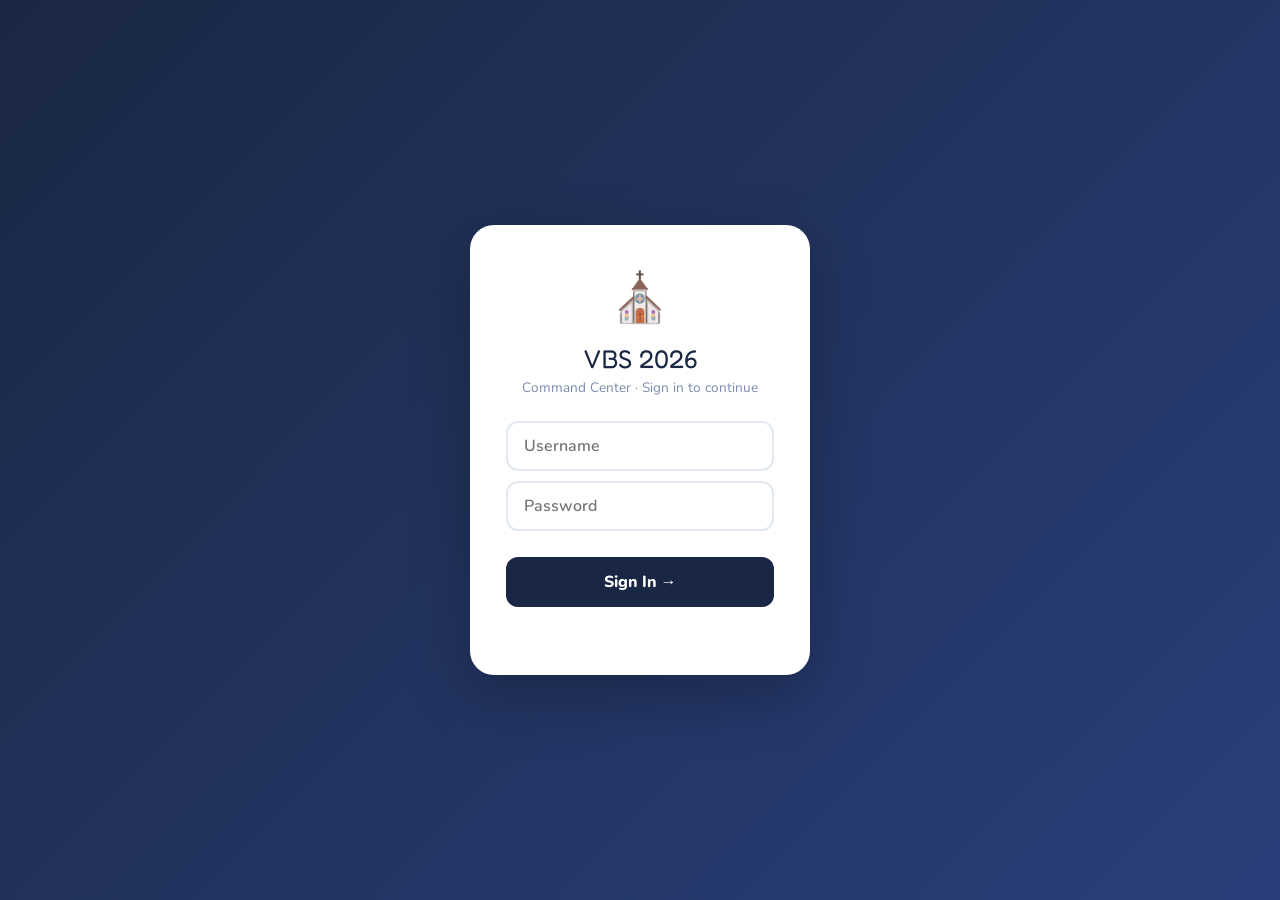
<file: checkout.html>
<!DOCTYPE html>
<html lang="en">
<head>
<meta charset="UTF-8">
<meta name="viewport" content="width=device-width, initial-scale=1.0">
<title>VBS 2026 — Check Out</title>
<link href="https://fonts.googleapis.com/css2?family=Fredoka+One&family=Nunito:wght@400;600;700;800&display=swap" rel="stylesheet">
<script src="info_modal.js"></script>
<style>
  :root {
    --bg: #FFF7ED;
    --card: #FFFFFF;
    --primary: #F59E0B;
    --primary-dark: #D97706;
    --primary-light: #FFFBEB;
    --green: #22C55E;
    --green-light: #F0FDF4;
    --red: #EF4444;
    --text: #1A2744;
    --muted: #7A8BAD;
    --border: #E2E8F0;
    --radius: 16px;
    --shadow: 0 4px 24px rgba(245,158,11,.12);
  }
  * { box-sizing: border-box; margin: 0; padding: 0; }
  body { font-family: 'Nunito', sans-serif; background: var(--bg); color: var(--text); min-height: 100vh; }

  /* ── PIN SCREEN ── */
  .pin-screen {
    min-height: 100vh; display: flex; align-items: center; justify-content: center;
    background: linear-gradient(135deg, #F59E0B 0%, #EF4444 100%);
  }
  .pin-box {
    background: white; border-radius: 24px; padding: 40px 36px; width: 340px;
    text-align: center; box-shadow: 0 20px 60px rgba(0,0,0,.25);
  }
  .pin-icon { font-size: 3rem; margin-bottom: 12px; }
  .pin-title { font-family: 'Fredoka One', cursive; font-size: 1.6rem; color: var(--text); margin-bottom: 4px; }
  .pin-sub { color: var(--muted); font-size: .85rem; margin-bottom: 24px; }
  .pin-input {
    width: 100%; padding: 12px 16px; font-size: 1rem; letter-spacing: normal;
    text-align: left; border: 2px solid var(--border); border-radius: 12px;
    font-family: 'Nunito', sans-serif; font-weight: 600; outline: none;
    transition: border-color .2s; margin-bottom: 10px; box-sizing: border-box;
  }
  .pin-input:focus { border-color: var(--primary); }
  .pin-btn {
    margin-top: 16px; width: 100%; padding: 14px; background: var(--primary);
    color: white; border: none; border-radius: 12px; font-size: 1rem;
    font-weight: 800; font-family: 'Nunito', sans-serif; cursor: pointer; transition: opacity .2s;
  }
  .pin-btn:hover { opacity: .9; }
  .pin-err { color: var(--red); font-size: .82rem; margin-top: 10px; font-weight: 700; min-height: 18px; }

  /* ── HEADER ── */
  .header {
    background: linear-gradient(135deg, #F59E0B 0%, #EF4444 100%);
    padding: 16px 24px; color: white;
  }
  .header-top { display: flex; align-items: center; justify-content: space-between; margin-bottom: 12px; }
  .header-title { font-family: 'Fredoka One', cursive; font-size: 1.4rem; }
  .header-sub { font-size: .78rem; opacity: .85; margin-top: 2px; }

  /* ── CLASS + DAY SELECTORS ── */
  .selectors { display: flex; gap: 10px; flex-wrap: wrap; margin-top: 4px; }
  .sel-btn {
    padding: 8px 14px; border-radius: 20px; border: 2px solid rgba(255,255,255,.4);
    background: transparent; color: white; font-weight: 800; font-family: 'Nunito', sans-serif;
    font-size: .78rem; cursor: pointer; transition: all .2s;
  }
  .sel-btn.active { background: white; color: #D97706; border-color: white; }
  .sel-divider { width: 1px; background: rgba(255,255,255,.3); margin: 0 4px; }

  /* ── LIVE BAR ── */
  .live-bar {
    background: white; border-bottom: 1px solid var(--border);
    padding: 10px 24px; display: flex; gap: 24px; align-items: center; flex-wrap: wrap;
  }
  .live-stat { display: flex; align-items: center; gap: 8px; }
  .clickable-stat {
    cursor: pointer; padding: 6px 12px; border-radius: 12px;
    transition: background .15s, transform .1s;
  }
  .clickable-stat:hover { background: rgba(0,0,0,.05); transform: translateY(-1px); }
  .clickable-stat:active { transform: scale(.97); }

  /* Filter Modal */
  .fm-overlay {
    position: fixed; inset: 0; background: rgba(0,0,0,.5); z-index: 300;
    display: flex; align-items: flex-end; justify-content: center;
    opacity: 0; pointer-events: none; transition: opacity .2s;
  }
  .fm-overlay.open { opacity: 1; pointer-events: all; }
  .fm-modal {
    background: white; border-radius: 24px 24px 0 0; width: 100%; max-width: 680px;
    max-height: 80vh; display: flex; flex-direction: column;
    transform: translateY(100%); transition: transform .3s cubic-bezier(.34,1.2,.64,1);
    overflow: hidden;
  }
  .fm-overlay.open .fm-modal { transform: translateY(0); }
  .fm-header {
    display: flex; align-items: center; justify-content: space-between;
    padding: 20px 24px 16px; border-bottom: 1px solid var(--border);
    position: sticky; top: 0; background: white; z-index: 1;
  }
  .fm-title { font-family: 'Fredoka One', cursive; font-size: 1.3rem; color: var(--text); }
  .fm-close {
    width: 32px; height: 32px; border-radius: 50%; border: none;
    background: var(--bg); font-size: 1rem; cursor: pointer; font-weight: 800;
    display: flex; align-items: center; justify-content: center;
  }
  .fm-list { overflow-y: auto; padding: 12px 16px 32px; }
  .fm-row {
    display: flex; align-items: center; gap: 12px; padding: 12px 8px;
    border-bottom: 1px solid var(--border);
  }
  .fm-row:last-child { border-bottom: none; }
  .fm-avatar { font-size: 1.5rem; width: 36px; text-align: center; }
  .fm-name { font-weight: 800; font-size: .95rem; }
  .fm-meta { font-size: .78rem; color: var(--muted); font-weight: 600; }
  .fm-badge-out  { margin-left: auto; background: #DCFCE7; color: #166534; padding: 4px 10px; border-radius: 20px; font-size: .75rem; font-weight: 800; white-space: nowrap; }
  .fm-badge-in   { margin-left: auto; background: #EDE9FE; color: #4F46E5; padding: 4px 10px; border-radius: 20px; font-size: .75rem; font-weight: 800; white-space: nowrap; }
  .fm-empty { text-align: center; padding: 40px 20px; color: var(--muted); font-weight: 700; font-size: .9rem; }
  .live-dot { width: 10px; height: 10px; border-radius: 50%; animation: pulse 1.5s infinite; }
  @keyframes pulse { 0%,100%{opacity:1;transform:scale(1)} 50%{opacity:.5;transform:scale(1.3)} }
  .live-num { font-family: 'Fredoka One', cursive; font-size: 1.3rem; }
  .live-lbl { font-size: .75rem; color: var(--muted); font-weight: 700; text-transform: uppercase; letter-spacing: .5px; }

  /* ── MAIN ── */
  .main { max-width: 680px; margin: 0 auto; padding: 24px 16px; }

  /* ── TEACHER NAME ── */
  .teacher-card { background: var(--card); border-radius: var(--radius); padding: 20px 24px; box-shadow: var(--shadow); margin-bottom: 20px; }
  .teacher-label { font-weight: 800; font-size: .85rem; color: var(--primary); text-transform: uppercase; letter-spacing: .5px; margin-bottom: 8px; }
  .teacher-input {
    width: 100%; padding: 12px 16px; font-size: 1rem; border: 2px solid var(--border);
    border-radius: 12px; font-family: 'Nunito', sans-serif; font-weight: 700;
    outline: none; transition: border-color .2s;
  }
  .teacher-input:focus { border-color: var(--primary); }

  /* ── KIDS LIST ── */
  .kids-card { background: var(--card); border-radius: var(--radius); padding: 24px; box-shadow: var(--shadow); }
  .kids-header { display: flex; align-items: center; justify-content: space-between; margin-bottom: 16px; }
  .kids-title { font-family: 'Fredoka One', cursive; font-size: 1.1rem; }
  .kids-badge {
    background: var(--primary); color: white; padding: 4px 12px;
    border-radius: 20px; font-size: .78rem; font-weight: 800;
  }

  .kid-row {
    display: flex; align-items: center; gap: 12px; padding: 14px;
    border: 2px solid var(--border); border-radius: 12px; margin-bottom: 10px;
    transition: all .2s;
  }
  .kid-row.checked-out { background: var(--green-light); border-color: var(--green); opacity: .7; }
  .kid-avatar {
    width: 44px; height: 44px; border-radius: 50%; display: flex; align-items: center;
    justify-content: center; font-size: 1.3rem; background: var(--primary-light); flex-shrink: 0;
  }
  .kid-info { flex: 1; min-width: 0; }
  .kid-name { font-weight: 800; font-size: .95rem; }
  .kid-meta { font-size: .75rem; color: var(--muted); margin-top: 2px; }
  .kid-allergy { font-size: .7rem; background: #FEF3C7; color: #92400E; border: 1px solid #FDE68A; border-radius: 6px; padding: 2px 7px; font-weight: 800; display: inline-block; margin-top: 3px; }
  .kid-checkin-time { font-size: .72rem; color: var(--green); font-weight: 800; }

  .checkout-btn {
    padding: 10px 16px; background: var(--primary); color: white; border: none;
    border-radius: 10px; font-weight: 800; font-family: 'Nunito', sans-serif;
    font-size: .82rem; cursor: pointer; white-space: nowrap; transition: all .2s; flex-shrink: 0;
  }
  .checkout-btn:hover { background: var(--primary-dark); transform: scale(1.03); }
  .out-badge {
    padding: 8px 14px; background: var(--green); color: white; border-radius: 10px;
    font-weight: 800; font-size: .78rem; white-space: nowrap; flex-shrink: 0;
  }
  .out-time { font-size: .68rem; opacity: .85; display: block; }

  /* ── EMPTY / LOADING ── */
  .empty-state { text-align: center; padding: 40px 24px; }
  .empty-icon { font-size: 2.5rem; margin-bottom: 10px; }
  .empty-title { font-family: 'Fredoka One', cursive; font-size: 1.1rem; color: var(--muted); }
  .empty-sub { font-size: .82rem; color: var(--muted); margin-top: 6px; }
  .spin { display: inline-block; animation: spin .8s linear infinite; }
  @keyframes spin { to { transform: rotate(360deg); } }
  .warn-box { background: #FEE2E2; border: 2px solid #EF4444; border-radius: 12px; padding: 14px 18px; margin-bottom: 18px; font-weight: 800; color: #991B1B; font-size: .88rem; animation: shake .4s ease; }

  /* ── TOAST ── */
  .toast {
    position: fixed; bottom: 24px; left: 50%; transform: translateX(-50%) translateY(100px);
    background: var(--green); color: white; padding: 16px 28px; border-radius: 16px;
    font-weight: 800; font-size: 1rem; box-shadow: 0 8px 32px rgba(34,197,94,.4);
    transition: transform .4s cubic-bezier(.34,1.56,.64,1); z-index: 999;
    text-align: center; min-width: 260px;
  }
  .toast.show { transform: translateX(-50%) translateY(0); }
  .toast-name { font-family: 'Fredoka One', cursive; font-size: 1.2rem; }
  .toast-detail { font-size: .8rem; opacity: .9; margin-top: 3px; }

  .refresh-btn {
    margin-left: auto; display: flex; align-items: center; gap: 6px;
    padding: 7px 14px; background: white; border: 2px solid var(--border);
    border-radius: 20px; font-weight: 800; font-family: 'Nunito', sans-serif;
    font-size: .78rem; cursor: pointer; color: var(--primary); transition: all .2s;
  }
  .refresh-btn:hover { background: var(--primary-light); border-color: var(--primary); }
  .refresh-btn.spinning .r-icon { display: inline-block; animation: spin .6s linear infinite; }
  .co-overlay {
    position: fixed; inset: 0; background: rgba(0,0,0,.5); z-index: 200;
    display: flex; align-items: center; justify-content: center; padding: 20px;
    opacity: 0; pointer-events: none; transition: opacity .2s;
  }
  .co-overlay.open { opacity: 1; pointer-events: all; }
  .co-modal {
    background: white; border-radius: 24px; padding: 32px 28px; width: 100%;
    max-width: 360px; text-align: center; box-shadow: 0 20px 60px rgba(0,0,0,.2);
    transform: scale(.95); transition: transform .25s cubic-bezier(.34,1.56,.64,1);
  }
  .co-overlay.open .co-modal { transform: scale(1); }
  .co-icon  { font-size: 3rem; margin-bottom: 10px; }
  .co-title { font-family: "Fredoka One", cursive; font-size: 1.5rem; color: var(--text); margin-bottom: 8px; }
  .co-sub   { font-size: .88rem; color: var(--muted); font-weight: 600; line-height: 1.5; margin-bottom: 24px; }
  .co-btns  { display: flex; gap: 10px; }
  .co-btn-no  { flex: 1; padding: 13px; border: 2px solid var(--border); border-radius: 12px; background: white; font-weight: 800; font-family: "Nunito",sans-serif; font-size: .9rem; cursor: pointer; color: var(--muted); transition: all .15s; }
  .co-btn-no:hover  { border-color: var(--red); color: var(--red); }
  .co-btn-yes { flex: 2; padding: 13px; background: var(--green); border: none; border-radius: 12px; color: white; font-weight: 800; font-family: "Nunito",sans-serif; font-size: .9rem; cursor: pointer; transition: opacity .15s; }
  .co-btn-yes:hover { opacity: .9; }
  .co-drop {
    padding: 9px 18px; border-radius: 20px; border: 2px solid rgba(255,255,255,.5);
    background: rgba(255,255,255,.15); color: white; font-weight: 800;
    font-family: 'Nunito', sans-serif; font-size: .85rem; cursor: pointer;
    outline: none; appearance: none; -webkit-appearance: none;
    width: auto; min-width: 160px; max-width: 220px;
    backdrop-filter: blur(4px);
  }
  .co-drop option { background: #D97706; color: white; }
  .selectors { display: flex; gap: 8px; flex-wrap: wrap; }
  @media (max-width: 480px) {
    .header-top { flex-direction: column; gap: 10px; align-items: flex-start; }
    .selectors { gap: 6px; }
    .sel-btn { padding: 6px 10px; font-size: .72rem; }
  }
  @keyframes shake {
    0%,100% { transform: translateX(0); }
    20%      { transform: translateX(-6px); }
    40%      { transform: translateX(6px); }
    60%      { transform: translateX(-4px); }
    80%      { transform: translateX(4px); }
  }
  /* ── Display Mode Toggle ── */
  .display-mode-toggle {
    display: inline-flex; align-items: center; gap: 6px;
    border-radius: 99px; padding: 5px 14px; cursor: pointer;
    font-family: 'Nunito', sans-serif; font-size: .75rem; font-weight: 700;
    transition: opacity .15s; user-select: none; border: 2px solid rgba(255,255,255,.4);
    background: rgba(255,255,255,.15); color: white;
  }
  .display-mode-toggle:hover { opacity: .85; }
  .dm-opt { transition: color .15s; opacity: .6; }
  .dm-active { opacity: 1; font-weight: 800; }
  .dm-sep { opacity: .4; }
</style>
</head>
<body>

<!-- PIN SCREEN -->
<div class="pin-screen" id="pin-screen">
  <div class="pin-box">
    <div class="pin-icon">🏁</div>
    <div class="pin-title">VBS 2026</div>
    <div class="pin-sub">Check-Out · Sign in to continue</div>
    <input class="pin-input" type="text" id="login-username" placeholder="Username" autocomplete="username"
      style="margin-bottom:10px" onkeydown="if(event.key==='Enter')document.getElementById('login-password').focus()">
    <input class="pin-input" type="password" id="login-password" placeholder="Password" autocomplete="current-password"
      onkeydown="if(event.key==='Enter')doLogin()">
    <button class="pin-btn" id="pin-btn" onclick="doLogin()">Sign In →</button>
    <div class="pin-err" id="pin-err"></div>
  </div>
</div>

<!-- MAIN APP -->
<div id="app" style="display:none">
  <header class="header">
    <div class="header-top">
      <div>
        <div class="header-title">🏫 VBS 2026 — Check Out</div>
        <div class="header-sub">India Christian Assembly NJ · Teacher View</div>
      </div>
      <div id="user-display" style="display:none;align-items:center;gap:8px">
        <span id="user-name-label" style="font-size:.75rem;color:rgba(255,255,255,.7);font-weight:700"></span>
        <button onclick="doLogout()"
          style="background:rgba(255,255,255,.12);border:1px solid rgba(255,255,255,.3);border-radius:6px;
                 padding:4px 10px;color:rgba(255,255,255,.85);font-size:.72rem;font-weight:800;cursor:pointer"
          onmouseover="this.style.background='rgba(239,68,68,.35)'"
          onmouseout="this.style.background='rgba(255,255,255,.12)'">
          🚪 Logout
        </button>
      </div>
    </div>
    <div class="selectors">
      <button class="display-mode-toggle" onclick="toggleDisplayModeCheckout()" id="co-dm-toggle"
        style="background:rgba(255,255,255,.15);border-color:rgba(255,255,255,.4);color:white">
        <span class="dm-opt dm-active">📋 Grade</span><span class="dm-sep">|</span><span class="dm-opt">🏫 Class</span>
      </button>
      <select class="co-drop" id="day-drop-m" onchange="setDayMobile(parseInt(this.value))">
        <option value="0">📅 Select Day…</option>
        <option value="1">Day 1 · July 9 (Thu)</option>
        <option value="2">Day 2 · July 10 (Fri)</option>
        <option value="3">Day 3 · July 11 (Sat)</option>
      </select>
      <select class="co-drop" id="class-drop-m" onchange="setClassMobile(this.value)">
        <option value="">🏫 Select Class…</option>
      </select>
      <button class="info-btn" onclick="showInfoModal('checkout')" title="How to use this page">ⓘ</button>
    </div>
  </header>

  <!-- LIVE BAR -->
  <div class="live-bar">
    <div class="live-stat clickable-stat" onclick="showFilterModal('all')">
      <div class="live-dot" style="background:#4F46E5"></div>
      <div class="live-num" id="cnt-total">—</div>
      <div class="live-lbl">Arrived Today</div>
    </div>
    <div class="live-stat clickable-stat" onclick="showFilterModal('out')">
      <div class="live-dot" style="background:#22C55E"></div>
      <div class="live-num" id="cnt-out">—</div>
      <div class="live-lbl">Gone Home ✅</div>
    </div>
    <div class="live-stat clickable-stat" onclick="showFilterModal('inside')">
      <div class="live-dot" style="background:#EF4444"></div>
      <div class="live-num" id="cnt-remain">—</div>
      <div class="live-lbl">Still Inside 🏠</div>
    </div>
    <button class="refresh-btn" id="refresh-btn" onclick="manualRefresh()" title="Refresh data">
      <span class="r-icon">↻</span> Refresh
    </button>
    <div style="font-size:.75rem;color:var(--muted);font-weight:700" id="context-label">Select day &amp; class</div>
  </div>

  <div class="main">
    <!-- WARN -->
    <div class="warn-box" id="sel-warn">🚨 Please select a Day and your Class above to see your kids list.</div>

    <!-- SEARCH -->
    <div class="teacher-card" id="teacher-card" style="display:none">
      <div class="teacher-label">🔍 Search Child in Class</div>
      <input class="teacher-input" id="class-search" type="text" placeholder="Type child's name…" autocomplete="off" oninput="filterKidsList(this.value)">
    </div>

    <!-- KIDS LIST -->
    <div class="kids-card" id="kids-card" style="display:none">
      <div class="kids-header">
        <div class="kids-title" id="class-title">Class</div>
        <div class="kids-badge" id="class-badge">0 kids</div>
      </div>
      <div id="kids-list">
        <div class="empty-state"><div class="spin">⏳</div></div>
      </div>
    </div>
  </div>
</div>

<!-- FILTER MODAL -->
<div class="fm-overlay" id="fm-overlay">
  <div class="fm-modal">
    <div class="fm-header">
      <div class="fm-title" id="fm-title">All Kids</div>
      <button class="fm-close" onclick="closeFilterModal()">✕</button>
    </div>
    <div class="fm-list" id="fm-list"></div>
  </div>
</div>

<!-- LANYARD MODAL -->
<div class="co-overlay" id="co-overlay">
  <div class="co-modal">
    <div class="co-icon">🏷️</div>
    <div class="co-title">Lanyard Collected?</div>
    <div class="co-sub" id="co-sub">Confirm you have taken back the lanyard from <strong id="co-name"></strong></div>
    <div class="co-btns">
      <button class="co-btn-no" onclick="closeLanyardModal()">✕ Not Yet</button>
      <button class="co-btn-yes" onclick="confirmCheckout()">✅ Yes, Collected</button>
    </div>
  </div>
</div>

<!-- EARLY CHECKOUT REASON MODAL -->
<div class="co-overlay" id="early-overlay">
  <div class="co-modal" style="max-width:420px">
    <div class="co-icon">⏰</div>
    <div class="co-title" style="color:#D97706">Early Check-Out</div>
    <div class="co-sub" id="early-sub" style="margin-bottom:16px"></div>
    <div style="text-align:left;margin-bottom:10px">
      <div style="font-size:.72rem;font-weight:800;text-transform:uppercase;letter-spacing:.4px;color:#92400E;margin-bottom:8px">Select a reason *</div>
      <div style="display:flex;flex-direction:column;gap:7px" id="early-reason-options">
        <label style="display:flex;align-items:center;gap:10px;padding:9px 12px;border:2px solid #E2E8F0;border-radius:10px;cursor:pointer;font-size:.87rem;font-weight:700;transition:border-color .15s">
          <input type="radio" name="early_reason" value="Family emergency" style="accent-color:#D97706;width:16px;height:16px"> 🚨 Family emergency
        </label>
        <label style="display:flex;align-items:center;gap:10px;padding:9px 12px;border:2px solid #E2E8F0;border-radius:10px;cursor:pointer;font-size:.87rem;font-weight:700;transition:border-color .15s">
          <input type="radio" name="early_reason" value="Child not feeling well" style="accent-color:#D97706;width:16px;height:16px"> 🤒 Child not feeling well
        </label>
        <label style="display:flex;align-items:center;gap:10px;padding:9px 12px;border:2px solid #E2E8F0;border-radius:10px;cursor:pointer;font-size:.87rem;font-weight:700;transition:border-color .15s">
          <input type="radio" name="early_reason" value="Parent request" style="accent-color:#D97706;width:16px;height:16px"> 👨‍👩‍👧 Parent request
        </label>
        <label style="display:flex;align-items:center;gap:10px;padding:9px 12px;border:2px solid #E2E8F0;border-radius:10px;cursor:pointer;font-size:.87rem;font-weight:700;transition:border-color .15s">
          <input type="radio" name="early_reason" value="Prior commitment" style="accent-color:#D97706;width:16px;height:16px"> 📅 Prior commitment
        </label>
        <label style="display:flex;align-items:center;gap:10px;padding:9px 12px;border:2px solid #E2E8F0;border-radius:10px;cursor:pointer;font-size:.87rem;font-weight:700;transition:border-color .15s">
          <input type="radio" name="early_reason" value="Other" style="accent-color:#D97706;width:16px;height:16px"> 📝 Other
        </label>
      </div>
      <div id="early-other-wrap" style="display:none;margin-top:8px">
        <textarea id="early-other-text" placeholder="Please describe the reason…"
          style="width:100%;padding:10px 12px;border:2px solid #FCD34D;border-radius:10px;font-family:'Nunito',sans-serif;font-size:.85rem;resize:none;height:72px;outline:none"></textarea>
      </div>
      <div id="early-reason-err" style="color:#EF4444;font-size:.78rem;font-weight:700;margin-top:6px;min-height:16px"></div>
    </div>
    <div class="co-btns">
      <button class="co-btn-no" onclick="closeEarlyModal()">✕ Cancel</button>
      <button class="co-btn-yes" style="background:#D97706" onclick="submitEarlyCheckout()">✅ Confirm Check-Out</button>
    </div>
  </div>
</div>

<!-- TOAST -->
<div class="toast" id="toast">
  <div class="toast-name" id="toast-name"></div>
  <div class="toast-detail" id="toast-detail"></div>
</div>

<script>
  let PIN = null;
  let currentUser = { username: '', display_name: 'Teacher' };
  let userGroups = []; // assigned class groups for this user
  window._displayMode = localStorage.getItem('vbs_display_mode') || 'grade';

  const GROUP_CLASS_MAP = {
    'Pre-K':       ['Pre-K'],
    'Pre-Primary': ['Kindergarten','1st Grade','2nd Grade'],
    'Primary':     ['3rd Grade','4th Grade','5th Grade'],
    'Junior':      ['6th Grade','7th Grade','8th Grade']
  };

  const GRADE_OPTIONS = [
    { value:'Pre-K',       label:'🎈 Pre-K' },
    { value:'Kindergarten',label:'🌟 Kindergarten' },
    { value:'1st Grade',   label:'📚 1st Grade' },
    { value:'2nd Grade',   label:'✏️ 2nd Grade' },
    { value:'3rd Grade',   label:'🚀 3rd Grade' },
    { value:'4th Grade',   label:'⚽ 4th Grade' },
    { value:'5th Grade',   label:'🔥 5th Grade' },
    { value:'6th Grade',   label:'🎨 6th Grade' },
    { value:'7th Grade',   label:'👑 7th Grade' },
    { value:'8th Grade',   label:'🏆 8th Grade' }
  ];

  const CLASS_OPTIONS = [
    { value:'Pre-K',       label:'🎈 Pre-K' },
    { value:'Pre-Primary', label:'🎠 Pre-Primary' },
    { value:'Primary',     label:'📘 Primary' },
    { value:'Junior',      label:'🎓 Junior' }
  ];

  // Map class group keys to individual class names for DB filtering
  const CLASS_GROUP_MAP = {
    'Pre-K':       ['Pre-K'],
    'Pre-Primary': ['Kindergarten','1st Grade','2nd Grade'],
    'Primary':     ['3rd Grade','4th Grade','5th Grade'],
    'Junior':      ['6th Grade','7th Grade','8th Grade']
  };

  function applyGroupFilter() {
    if (userGroups.length === 0) {
      window._allowedClasses = [];
      window._allowedGroups  = [];
    } else {
      // For grade mode: expand groups to individual class names
      let allowed = [];
      userGroups.forEach(function(g) {
        (GROUP_CLASS_MAP[g] || []).forEach(function(c) { if (!allowed.includes(c)) allowed.push(c); });
      });
      window._allowedClasses = allowed;
      window._allowedGroups  = userGroups.slice(); // for class mode
    }
    rebuildClassDropdown();
    var sel = document.getElementById('class-drop-m');
    if (sel && userGroups.length === 0) {
      sel.innerHTML = '<option value="">⚠️ No classes assigned</option>';
    }
  }

  function rebuildClassDropdown() {
    var sel = document.getElementById('class-drop-m');
    if (!sel) return;
    var prevVal = sel.value;
    var options = window._displayMode === 'class' ? CLASS_OPTIONS : GRADE_OPTIONS;
    sel.innerHTML = '<option value="">🏫 Select Class…</option>';
    var isClassMode = window._displayMode === 'class';
    var allowedClasses = window._allowedClasses || [];
    var allowedGroups  = window._allowedGroups  || [];
    var hasFilter = allowedClasses.length > 0 || allowedGroups.length > 0;
    options.forEach(function(o) {
      if (hasFilter) {
        // In class mode: filter by group name; in grade mode: filter by individual class
        var blocked = isClassMode
          ? !allowedGroups.includes(o.value)
          : !allowedClasses.includes(o.value);
        if (blocked) return;
      }
      var opt = document.createElement('option');
      opt.value = o.value; opt.textContent = o.label;
      sel.appendChild(opt);
    });
    // Restore previous selection if still valid
    var stillExists = Array.from(sel.options).find(function(o) { return o.value === prevVal; });
    sel.value = stillExists ? prevVal : '';
    if (!stillExists) {
      selectedClass = '';
      refresh();
    }
  }

  function toggleDisplayModeCheckout() {
    var newMode = window._displayMode === 'grade' ? 'class' : 'grade';
    window._displayMode = newMode;
    localStorage.setItem('vbs_display_mode', newMode);
    rebuildClassDropdown();
    var btn = document.getElementById('co-dm-toggle');
    if (btn) {
      var isClass = newMode === 'class';
      btn.innerHTML =
        '<span class="dm-opt' + (!isClass ? ' dm-active' : '') + '">📋 Grade</span>' +
        '<span class="dm-sep">|</span>' +
        '<span class="dm-opt' + (isClass  ? ' dm-active' : '') + '">🏫 Class</span>';
    }
  }

  function initCheckoutToggle() {
    rebuildClassDropdown();
    var btn = document.getElementById('co-dm-toggle');
    if (!btn) return;
    var isClass = window._displayMode === 'class';
    btn.innerHTML =
      '<span class="dm-opt' + (!isClass ? ' dm-active' : '') + '">📋 Grade</span>' +
      '<span class="dm-sep">|</span>' +
      '<span class="dm-opt' + (isClass  ? ' dm-active' : '') + '">🏫 Class</span>';
  }
  const SCRIPT_URL = 'https://pypaonline.org/vbs/api.php';
  /* ── LOAD ACTIVE DAYS FROM ADMIN SETTINGS ── */
  async function loadDaySettings() {
    const sel = document.getElementById('day-drop-m');
    if (!sel) return;
    try {
      const res  = await fetch(SCRIPT_URL + '?action=getSettings&token=' + encodeURIComponent(PIN || '') + '&t=' + Date.now());
      const json = await res.json();
      const s    = json.settings || {};
      const days = [
        { val: '1', label: 'Day 1 · July 9 (Thu)',  key: 'day1_enabled' },
        { val: '2', label: 'Day 2 · July 10 (Fri)', key: 'day2_enabled' },
        { val: '3', label: 'Day 3 · July 11 (Sat)', key: 'day3_enabled' },
      ];
      const prevVal = sel.value; // remember current selection before rebuilding
      [...sel.options].forEach(o => { if (o.value !== '0') o.remove(); });
      let anyEnabled = false;
      days.forEach(d => {
        if (s[d.key] === '1') {
          const opt = document.createElement('option');
          opt.value = d.val; opt.textContent = d.label;
          sel.appendChild(opt); anyEnabled = true;
        }
      });
      if (!anyEnabled) {
        const opt = document.createElement('option');
        opt.value = ''; opt.disabled = true;
        opt.textContent = '⏳ No days enabled — check admin panel';
        sel.appendChild(opt);
      }
      // Restore previously selected day if it still exists in the rebuilt options
      if (prevVal && prevVal !== '0') {
        const stillExists = [...sel.options].find(o => o.value === prevVal && !o.disabled);
        sel.value = stillExists ? prevVal : '0';
        if (!stillExists) {
          // Day was removed by admin — reset state and hide data
          selectedDay = 0;
          refresh();
          alert('⚠️ The selected day has been disabled by admin. Please select a new day.');
        }
      }
    } catch(e) {
      console.warn('loadDaySettings failed, showing all days', e);
      const prevVal = sel.value;
      const days = [['1','Day 1 · July 9 (Thu)'],['2','Day 2 · July 10 (Fri)'],['3','Day 3 · July 11 (Sat)']];
      [...sel.options].forEach(o => { if (o.value !== '0') o.remove(); });
      days.forEach(([v,l]) => { const o = document.createElement('option'); o.value=v; o.textContent=l; sel.appendChild(o); });
      if (prevVal && prevVal !== '0') sel.value = prevVal;
    }
  }

  // Reads now use Apps Script doGet — instant, no CSV cache delay

  const CLASS_EMOJI = {
    'Pre-K':'🎈','Kindergarten':'🌟','1st Grade':'📚','2nd Grade':'✏️',
    '3rd Grade':'🚀','4th Grade':'⚽','5th Grade':'🔥','6th Grade':'🎨',
    '7th Grade':'👑','8th Grade':'🏆'
  };

  let selectedDay   = 0;
  let selectedClass = '';
  let classKids     = []; // checked-in kids for this class+day
  let checkoutMap   = {}; // childName -> checkout record

  /* ── DETECT EMBED MODE (inside Command Center iframe) ── */
  var _isEmbed = false;
  var _urlParams = new URLSearchParams(window.location.search);
  if (_urlParams.get('embed') === '1') {
    _isEmbed = true;
  }
  // Inject embed CSS — compact toolbar: hide branding, center controls
  (function() {
    var s = document.createElement('style');
    s.textContent = _isEmbed
      ? '.header-top { display: none !important; }' +
        '.header { padding: 8px 16px; background: linear-gradient(135deg, #F59E0B 0%, #EF4444 100%); }' +
        '.selectors { justify-content: center; align-items: center; margin-top: 0; }' +
        '.pin-screen { display: none !important; }' +
        '@media(max-width:480px) { .selectors { gap: 6px; } .co-drop { font-size: .78rem; padding: 7px 14px; min-width: 130px; } .display-mode-toggle { font-size: .7rem; padding: 4px 10px; } }'
      : '';
    document.head.appendChild(s);
  })();

  /* ── AUTH — token from URL param (embed) or sessionStorage (shared Command Center session) ── */
  function loadPIN() {
    // 1. Check URL param token (embed mode from Command Center)
    var tokenFromUrl = _urlParams.get('token');
    // 2. Check shared session token (direct access while logged into Command Center)
    var tokenFromSession = sessionStorage.getItem('vbs_token');
    // 3. Legacy: check old checkout-specific token
    var tokenLegacy = sessionStorage.getItem('vbs_checkout_token');

    var tokenToTry = tokenFromUrl || tokenFromSession || tokenLegacy;
    var savedUser   = sessionStorage.getItem('vbs_checkout_user') || sessionStorage.getItem('vbs_dash_user');
    var savedGroups = sessionStorage.getItem('vbs_checkout_groups');
    if (savedUser)   { try { currentUser = JSON.parse(savedUser); } catch(e) {} }
    if (savedGroups) { try { userGroups = JSON.parse(savedGroups); } catch(e) {} }

    if (tokenToTry) {
      fetch(SCRIPT_URL + '?action=validateToken&token=' + encodeURIComponent(tokenToTry) + '&t=' + Date.now())
        .then(function(r) { return r.json(); })
        .then(function(json) {
          if (json.status === 'ok' && json.user.panels && json.user.panels.includes('checkout')) {
            PIN = tokenToTry;
            currentUser = { username: json.user.username, display_name: json.user.display_name || json.user.username };
            userGroups = json.user.groups || [];
            sessionStorage.setItem('vbs_checkout_groups', JSON.stringify(userGroups));
            document.getElementById('pin-screen').style.display = 'none';
            document.getElementById('app').style.display = 'block';
            applyGroupFilter();
            if (!_isEmbed) showUserHeader();
            if (!_isEmbed) resetIdleTimer();
            // Load day settings NOW (after PIN is set so token auth works)
            loadDaySettings();
            setInterval(loadDaySettings, 30000);
            startDataVersionPolling(function() {
              loadClassData();
              showResetBannerPage();
            });
          } else {
            _authFailed();
          }
        }).catch(function() {
          _authFailed();
        });
    } else {
      _authFailed();
    }
  }

  function _authFailed() {
    if (_isEmbed) {
      document.getElementById('pin-screen').style.display = 'none';
      document.getElementById('app').style.display = 'block';
      document.querySelector('.main').innerHTML =
        '<div style="text-align:center;padding:60px 24px">' +
          '<div style="font-size:3rem;margin-bottom:12px">🔒</div>' +
          '<div style="font-family:Fredoka One,cursive;font-size:1.3rem;color:#1A2744;margin-bottom:8px">Session Expired</div>' +
          '<div style="font-size:.85rem;color:#7A8BAD">Please log out and log back in to the Command Center.</div>' +
        '</div>';
      return;
    }
    // Direct URL access without valid token — redirect to Command Center
    window.location.href = 'index.html';
  }

  // doLogin redirects to Command Center
  async function doLogin() {
    window.location.href = 'index.html';
  }

  function setDayMobile(d) {
    selectedDay = d;
    if (!d) return;
    refresh();
  }

  function setClassMobile(cls) {
    selectedClass = cls;
    if (!cls) return;
    refresh();
  }

  const DAY_BTNS   = ['Day 1','Day 2','Day 3'];
  const CLASS_BTNS = ['Pre-K','Kindergarten','1st','2nd','3rd','4th','5th','6th','7th','8th'];

  function setDay(d, btn) {
    selectedDay = d;
    // Only deactivate other day buttons — never touch class buttons
    document.querySelectorAll('.sel-btn').forEach(b => {
      if (DAY_BTNS.some(x => b.textContent.trim() === x)) b.classList.remove('active');
    });
    btn.classList.add('active');
    refresh();
  }

  function setClass(cls, btn) {
    selectedClass = cls;
    // Only deactivate other class buttons — never touch day buttons
    document.querySelectorAll('.sel-btn').forEach(b => {
      if (CLASS_BTNS.some(x => b.textContent.trim().includes(x))) b.classList.remove('active');
    });
    btn.classList.add('active');
    refresh();
  }

  let _refreshInterval = null;

  function refresh() {
    const hasAll = selectedDay && selectedClass;
    document.getElementById('sel-warn').style.display     = hasAll ? 'none'  : 'block';
    document.getElementById('teacher-card').style.display = hasAll ? 'block' : 'none';
    document.getElementById('kids-card').style.display    = hasAll ? 'block' : 'none';
    if (!hasAll) {
      if (_refreshInterval) { clearInterval(_refreshInterval); _refreshInterval = null; }
      return;
    }
    document.getElementById('context-label').textContent =
      'Day ' + selectedDay + ' · ' + selectedClass;
    const classLabel = CLASS_OPTIONS.find(o => o.value === selectedClass);
    document.getElementById('class-title').textContent =
      classLabel ? classLabel.label : ((CLASS_EMOJI[selectedClass] || '') + ' ' + selectedClass);
    loadClassData();
    if (_refreshInterval) clearInterval(_refreshInterval);
    _refreshInterval = setInterval(loadClassData, 15000);
  }

  /* ── CSV PARSER ── */
  function parseCSV(text) {
    const lines = text.trim().split('\n');
    const headers = splitLine(lines[0]).map(h => h.trim().replace(/^"|"$/g, ''));
    return lines.slice(1).filter(l => l.trim()).map(line => {
      const vals = splitLine(line);
      const obj = {};
      headers.forEach((h, i) => obj[h] = (vals[i] || '').trim().replace(/^"|"$/g, ''));
      return obj;
    });
  }
  function splitLine(line) {
    const r = []; let c = '', q = false;
    for (let i = 0; i < line.length; i++) {
      if (line[i] === '"') { q = !q; }
      else if (line[i] === ',' && !q) { r.push(c); c = ''; }
      else c += line[i];
    }
    r.push(c); return r;
  }

  let _lastDay = 0, _lastClass = '';

  async function loadClassData() {
    if (!selectedDay || !selectedClass) { renderDemoEmpty(); return; }

    // Reset state on selection change + show loading immediately
    const selectionChanged = (_lastDay !== selectedDay || _lastClass !== selectedClass);
    if (selectionChanged) {
      checkoutMap  = {};
      classKids    = [];
      _lastDay     = selectedDay;
      _lastClass   = selectedClass;
      const srch = document.getElementById('class-search');
      if (srch) srch.value = '';
      showLoading();
    }

    try {
      const url  = SCRIPT_URL + '?action=read&secret=' + encodeURIComponent(PIN) + '&day=' + selectedDay + '&t=' + Date.now();
      const res  = await fetch(url);
      const json = await res.json();
      if (checkAuthResponse(json)) return;
      if (json.status !== 'ok') { renderDemoEmpty(); return; }

      // Map MySQL snake_case to camelCase
      const mapped = json.data.map(r => ({
        Id:           r.id,
        ChildName:    r.child_name,
        ClassName:    r.class_name,
        Grade:        r.grade,
        Parent:       r.parent,
        Phone:        r.phone,
        Allergies:    r.allergies,
        CheckinTime:  r.checkin_time  || '',
        CheckoutTime: r.checkout_time || '',
        CheckinBy:    r.checkin_by,
        CheckoutBy:   r.checkout_by,
        LanyardBack:  r.lanyard_back,
        EarlyReason:  r.early_checkout_reason || '',
        Day:          r.day
      }));
      // Deduplicate by ChildName — keep only the record with the highest DB id per child.
      // This correctly handles re-entry (multiple rows same child same day).
      // Cannot rely on array order since checkin_time is stored as a string (e.g. "9:26 PM")
      // which sorts incorrectly as text ("9" > "10").
      const latestByName = {};
      mapped.forEach(r => {
        if (!latestByName[r.ChildName] || r.Id > latestByName[r.ChildName].Id) {
          latestByName[r.ChildName] = r;
        }
      });
      const deduped = Object.values(latestByName);

      const groupClasses = CLASS_GROUP_MAP[selectedClass];
      classKids = deduped.filter(r => groupClasses
        ? groupClasses.indexOf(r.ClassName) !== -1
        : r.ClassName === selectedClass);

      const freshCheckouts = {};
      deduped.filter(r => r.CheckoutTime && r.CheckoutTime.trim() !== '').forEach(r => {
        freshCheckouts[r.ChildName] = r;
      });
      // Trust DB completely — latest record per child is source of truth.
      // Never restore stale optimistic checkouts as they cause re-entry kids to show as Out.
      checkoutMap = freshCheckouts;

      renderKids();
    } catch(e) {
      console.error(e);
      document.getElementById('kids-list').innerHTML =
        '<div class="empty-state"><div class="empty-icon">⚠️</div>' +
        '<div class="empty-title">Failed to load</div>' +
        '<div class="empty-sub">Check your connection and try refreshing</div></div>';
    }
  }

  function filterKidsList(query) {
    const q = query.trim().toLowerCase();
    const items = document.querySelectorAll('#kids-list .kid-row');
    let shown = 0;
    items.forEach(function(row) {
      const name = (row.dataset.name || '').toLowerCase();
      const match = !q || name.includes(q);
      row.style.display = match ? '' : 'none';
      if (match) shown++;
    });
    // Update badge count
    document.getElementById('class-badge').textContent = shown + ' kid' + (shown !== 1 ? 's' : '');
  }

  function showLoading() {
    document.getElementById('kids-list').innerHTML =
      '<div class="empty-state">' +
        '<div style="font-size:2.5rem;animation:spin .8s linear infinite;display:inline-block">⏳</div>' +
        '<div class="empty-title" style="color:var(--primary);margin-top:10px">Loading ' + selectedClass + '…</div>' +
        '<div class="empty-sub">Fetching from Google Sheets</div>' +
      '</div>';
    document.getElementById('class-badge').textContent = '—';
    ['cnt-total','cnt-out','cnt-remain'].forEach(id => document.getElementById(id).textContent = '—');
  }

  function renderDemoEmpty() {
    document.getElementById('kids-list').innerHTML =
      '<div class="empty-state"><div class="empty-icon">📋</div>' +
      '<div class="empty-title">No check-ins yet</div>' +
      '<div class="empty-sub">Kids checked in at the entrance will appear here</div></div>';
    document.getElementById('class-badge').textContent = '0 kids';
    ['cnt-total','cnt-out','cnt-remain'].forEach(id => document.getElementById(id).textContent = '0');
  }

  function renderKids() {
    const total   = classKids.length;
    const outCnt  = classKids.filter(k => checkoutMap[k.ChildName]).length;
    const remain  = total - outCnt;
    document.getElementById('class-badge').textContent  = total + ' kid' + (total !== 1 ? 's' : '');
    document.getElementById('cnt-total').textContent   = total;
    document.getElementById('cnt-out').textContent     = outCnt;
    document.getElementById('cnt-remain').textContent  = remain;

    if (!total) { renderDemoEmpty(); return; }

    // Sort: not checked out first
    const sorted = [...classKids].sort((a,b) => {
      const aOut = !!checkoutMap[a.ChildName];
      const bOut = !!checkoutMap[b.ChildName];
      return aOut - bOut;
    });

    document.getElementById('kids-list').innerHTML = sorted.map(k => {
      const isOut = !!checkoutMap[k.ChildName];
      const emoji = CLASS_EMOJI[k.ClassName] || '🎒';
      const allergyHtml = k.Allergies && k.Allergies !== 'None'
        ? '<span class="kid-allergy">⚠️ ' + k.Allergies + '</span>' : '';
      const checkinHtml = k.CheckinTime
        ? '<span class="kid-checkin-time">✅ Checked in at ' + k.CheckinTime + '</span>' : '';

      if (isOut) {
        const rec = checkoutMap[k.ChildName];
        const earlyBadge = rec.EarlyReason
          ? '<div style="margin-top:4px;font-size:.7rem;background:#FEF3C7;color:#92400E;border:1px solid #FDE68A;border-radius:6px;padding:2px 8px;font-weight:800;display:inline-block">⏰ Early: ' + rec.EarlyReason + '</div>'
          : '';
        return '<div class="kid-row checked-out" data-name="' + k.ChildName.toLowerCase() + '">' +
          '<div class="kid-avatar">' + emoji + '</div>' +
          '<div class="kid-info">' +
            '<div class="kid-name">' + k.ChildName + '</div>' +
            '<div class="kid-meta">👨‍👩‍👧 ' + k.Parent + (k.Phone ? ' · 📞 ' + k.Phone : '') + '</div>' +
            (allergyHtml ? '<div>' + allergyHtml + '</div>' : '') +
            (earlyBadge  ? '<div>' + earlyBadge  + '</div>' : '') +
          '</div>' +
          '<div class="out-badge">✅ Out<span class="out-time">' + formatTime(rec.CheckoutTime) + '</span></div>' +
        '</div>';
      }

      return '<div class="kid-row" data-name="' + k.ChildName.toLowerCase() + '" id="row-' + k.ChildName.replace(/\s/g,'_') + '">' +
        '<div class="kid-avatar">' + emoji + '</div>' +
        '<div class="kid-info">' +
          '<div class="kid-name">' + k.ChildName + '</div>' +
          '<div class="kid-meta">👨‍👩‍👧 ' + k.Parent + (k.Phone ? ' · 📞 ' + k.Phone : '') + '</div>' +
          (allergyHtml ? '<div>' + allergyHtml + '</div>' : '') +
          (checkinHtml ? '<div>' + checkinHtml + '</div>' : '') +
        '</div>' +
        '<button class="checkout-btn" onclick="checkoutKid(' + JSON.stringify(k).replace(/"/g,"'") + ')">Check Out 🏁</button>' +
      '</div>';
    }).join('');
  }

  // Format time — handles both "4:22 PM" strings and ugly Date strings
  function formatTime(val) {
    if (!val) return '';
    // If it's already a clean time string like "4:22 PM", return as-is
    if (/^\d{1,2}:\d{2}\s?(AM|PM)$/i.test(val.trim())) return val.trim();
    // Otherwise try to parse as Date
    try {
      const d = new Date(val);
      if (!isNaN(d.getTime())) {
        const hrs  = d.getHours();
        const mins = String(d.getMinutes()).padStart(2, '0');
        const ampm = hrs >= 12 ? 'PM' : 'AM';
        return (hrs % 12 || 12) + ':' + mins + ' ' + ampm;
      }
    } catch(e) {}
    return val;
  }

  let _pendingCheckout = null;

  function checkoutKid(kid) {
    _pendingCheckout = kid;
    document.getElementById('co-name').textContent = kid.ChildName;
    document.getElementById('co-overlay').classList.add('open');
    document.body.style.overflow = 'hidden';
  }

  function closeLanyardModal() {
    document.getElementById('co-overlay').classList.remove('open');
    document.body.style.overflow = '';
    _pendingCheckout = null;
  }

  /* ── Check if current time is before 3:00 PM ── */
  function isEarlyCheckout() {
    const now = new Date();
    return now.getHours() < 15; // before 15:00 = early
  }

  async function confirmCheckout() {
    if (!_pendingCheckout) return;
    const kid = _pendingCheckout;
    closeLanyardModal();

    // If before 3 PM, ask for early checkout reason before proceeding
    if (isEarlyCheckout()) {
      openEarlyModal(kid);
      return;
    }

    await doCheckout(kid, '');
  }

  /* ── EARLY CHECKOUT MODAL ── */
  function openEarlyModal(kid) {
    _pendingCheckout = kid; // keep reference
    const now = new Date();
    const time = now.toLocaleTimeString([], { hour: '2-digit', minute: '2-digit' });
    document.getElementById('early-sub').textContent =
      kid.ChildName + ' is being checked out at ' + time + ', before 3:00 PM. Please provide a reason.';
    // Reset form state
    document.querySelectorAll('input[name="early_reason"]').forEach(function(r) { r.checked = false; });
    document.getElementById('early-other-wrap').style.display = 'none';
    document.getElementById('early-other-text').value = '';
    document.getElementById('early-reason-err').textContent = '';
    // Wire up radio change to show/hide "Other" textarea
    document.querySelectorAll('input[name="early_reason"]').forEach(function(r) {
      r.onchange = function() {
        document.getElementById('early-other-wrap').style.display = this.value === 'Other' ? 'block' : 'none';
        document.getElementById('early-reason-err').textContent = '';
        // Highlight selected label
        document.querySelectorAll('#early-reason-options label').forEach(function(l) {
          l.style.borderColor = l.querySelector('input').checked ? '#D97706' : '#E2E8F0';
          l.style.background  = l.querySelector('input').checked ? '#FFFBEB' : '';
        });
      };
    });
    document.getElementById('early-overlay').classList.add('open');
    document.body.style.overflow = 'hidden';
  }

  function closeEarlyModal() {
    document.getElementById('early-overlay').classList.remove('open');
    document.body.style.overflow = '';
    _pendingCheckout = null;
  }

  async function submitEarlyCheckout() {
    const selected = document.querySelector('input[name="early_reason"]:checked');
    const errEl = document.getElementById('early-reason-err');
    if (!selected) {
      errEl.textContent = '⚠️ Please select a reason before confirming.';
      return;
    }
    let reason = selected.value;
    if (reason === 'Other') {
      const custom = document.getElementById('early-other-text').value.trim();
      if (!custom) { errEl.textContent = '⚠️ Please describe the reason.'; return; }
      reason = 'Other: ' + custom;
    }
    const kid = _pendingCheckout;
    closeEarlyModal();
    await doCheckout(kid, reason);
  }

  /* ── Core checkout — shared by normal and early paths ── */
  async function doCheckout(kid, earlyReason) {
    const teacherName = currentUser.display_name;
    const now  = new Date();
    const time = now.toLocaleTimeString([], { hour: '2-digit', minute: '2-digit' });

    const payload = {
      action:              'checkout',
      secret:              PIN,
      day:                 selectedDay,
      childName:           kid.ChildName,
      className:           kid.ClassName,
      checkoutTime:        time,
      checkoutBy:          teacherName,
      lanyardBack:         'Yes',
      earlyCheckoutReason: earlyReason || ''
    };

    // Optimistic UI update
    checkoutMap[kid.ChildName] = { ...kid, CheckoutTime: time, CheckoutBy: teacherName };
    renderKids();
    showToast(kid.ChildName, time, teacherName, earlyReason);

    try {
      const res  = await fetch(SCRIPT_URL, { method: 'POST', headers: {'Content-Type': 'application/json'}, body: JSON.stringify(payload) });
      const json = await res.json();
      if (checkAuthResponse(json)) return;
      if (json.status !== 'ok') throw new Error(json.message || 'Server error');
    } catch(e) {
      console.error('Checkout write failed:', e);
      delete checkoutMap[kid.ChildName];
      renderKids();
      const isDayDisabled = e.message && e.message.toLowerCase().includes('not enabled');
      const t = document.getElementById('toast');
      document.getElementById('toast-name').textContent   = isDayDisabled ? '🚫 Day not enabled!' : '⚠️ Checkout failed!';
      document.getElementById('toast-detail').textContent = isDayDisabled ? 'This day has been disabled by the administrator.' : 'Could not save. Please try again.';
      t.style.background = '#EF4444';
      t.classList.add('show');
      setTimeout(() => { t.classList.remove('show'); t.style.background = ''; }, 5000);
      if (isDayDisabled) loadDaySettings();
    }
  }

  async function manualRefresh() {
    if (!selectedDay || !selectedClass) {
      refresh();
      return;
    }
    const btn = document.getElementById('refresh-btn');
    btn.classList.add('spinning');
    btn.disabled = true;
    await loadClassData();
    btn.classList.remove('spinning');
    btn.disabled = false;
    const label = document.getElementById('context-label');
    const base  = selectedDay && selectedClass ? 'Day ' + selectedDay + ' · ' + selectedClass : 'Select day & class';
    label.textContent = base + ' · Updated ' + new Date().toLocaleTimeString([],{hour:'2-digit',minute:'2-digit'});
  }

  function showToast(name, time, teacher, earlyReason) {
    document.getElementById('toast-name').textContent   = '🏁 ' + name + ' checked out!';
    const detail = earlyReason
      ? 'By ' + teacher + ' · ' + time + ' · ⏰ Early: ' + earlyReason
      : 'By ' + teacher + ' · ' + time + ' · 🏷️ Lanyard returned';
    document.getElementById('toast-detail').textContent = detail;
    const t = document.getElementById('toast');
    t.classList.add('show');
    setTimeout(() => t.classList.remove('show'), 3500);
  }
  function showFilterModal(filter) {
    if (!classKids.length) return;
    const titles = { all: 'Arrived Today', out: 'Gone Home ✅', inside: 'Still Inside 🏠' };
    document.getElementById('fm-title').textContent = titles[filter];

    let kids = classKids;
    if (filter === 'out')    kids = classKids.filter(k =>  checkoutMap[k.ChildName]);
    if (filter === 'inside') kids = classKids.filter(k => !checkoutMap[k.ChildName]);

    if (!kids.length) {
      document.getElementById('fm-list').innerHTML = '<div class="fm-empty">No kids in this category</div>';
    } else {
      document.getElementById('fm-list').innerHTML = kids.map(k => {
        const emoji  = CLASS_EMOJI[k.ClassName] || '🎒';
        const isOut  = !!checkoutMap[k.ChildName];
        const rec    = checkoutMap[k.ChildName];
        const badge  = isOut
          ? '<div class="fm-badge-out">✅ ' + formatTime(rec.CheckoutTime) + '</div>'
          : '<div class="fm-badge-in">🏠 Inside</div>';
        return '<div class="fm-row">' +
          '<div class="fm-avatar">' + emoji + '</div>' +
          '<div style="flex:1;min-width:0"><div class="fm-name">' + k.ChildName + '</div>' +
          '<div class="fm-meta">👨‍👩‍👧 ' + k.Parent + (k.Phone ? ' · 📞 ' + k.Phone : '') + '</div>' +
          (k.Allergies && k.Allergies !== 'None' ? '<div style="margin-top:3px"><span class="kid-allergy">⚠️ ' + k.Allergies + '</span></div>' : '') +
          '</div>' +
          badge + '</div>';
      }).join('');
    }

    document.getElementById('fm-overlay').classList.add('open');
    document.body.style.overflow = 'hidden';
  }

  function closeFilterModal() {
    document.getElementById('fm-overlay').classList.remove('open');
    document.body.style.overflow = '';
  }

  document.getElementById('fm-overlay').addEventListener('click', function(e) {
    if (e.target === this) closeFilterModal();
  });

  loadPIN();
  initCheckoutToggle();

  /* ── AUTH FAILURE HANDLER ── */
  function checkAuthResponse(json) {
    if (json && json.status === 'error' && json.message === 'Unauthorized') {
      doLogout();
      return true;
    }
    return false;
  }

  /* ── LOGOUT ── */
  async function doLogout() {
    // If embedded, tell parent to logout
    if (_isEmbed) {
      try { window.parent.doDashLogout(); } catch(e) {}
      return;
    }
    // Direct access — redirect to Command Center
    PIN = null;
    stopIdleTimer();
    window.location.href = 'index.html';
  }

  function showUserHeader() {
    const el = document.getElementById('user-display');
    const lbl = document.getElementById('user-name-label');
    if (el && lbl) {
      lbl.textContent = '👤 ' + (currentUser.display_name || currentUser.username);
      el.style.display = 'flex';
    }
  }

  /* ── IDLE TIMEOUT (15 min) ── */
  const IDLE_TIMEOUT = 15 * 60 * 1000;
  const WARN_BEFORE  = 60 * 1000;
  let idleTimer      = null;
  let countdownTimer = null;
  let idleCountdown  = 60;

  function resetIdleTimer() {
    clearTimeout(idleTimer);
    clearInterval(countdownTimer);
    document.getElementById('idle-warning').style.display = 'none';
    idleCountdown = 60;
    if (PIN) idleTimer = setTimeout(showIdleWarning, IDLE_TIMEOUT - WARN_BEFORE);
  }

  function showIdleWarning() {
    if (!PIN) return;
    document.getElementById('idle-warning').style.display = 'flex';
    idleCountdown = 60;
    document.getElementById('idle-countdown').textContent = idleCountdown;
    countdownTimer = setInterval(function() {
      idleCountdown--;
      document.getElementById('idle-countdown').textContent = idleCountdown;
      if (idleCountdown <= 0) { clearInterval(countdownTimer); doLogout(); }
    }, 1000);
  }

  function stopIdleTimer() {
    clearTimeout(idleTimer);
    clearInterval(countdownTimer);
    document.getElementById('idle-warning').style.display = 'none';
  }

  ['mousemove','keydown','mousedown','touchstart','scroll'].forEach(function(evt) {
    document.addEventListener(evt, resetIdleTimer, { passive: true });
  });

</script>
  <!-- IDLE TIMEOUT WARNING -->
  <div id="idle-warning" style="display:none;position:fixed;inset:0;background:rgba(0,0,0,.7);z-index:9999;align-items:center;justify-content:center">
    <div style="background:white;border-radius:20px;padding:32px 28px;text-align:center;max-width:340px;width:90%;box-shadow:0 20px 60px rgba(0,0,0,.3)">
      <div style="font-size:2.5rem;margin-bottom:12px">⏰</div>
      <div style="font-family:Fredoka One,cursive;font-size:1.3rem;color:#1A2744;margin-bottom:8px">Still there?</div>
      <div style="font-size:.85rem;color:#64748b;margin-bottom:20px">You'll be logged out in <span id="idle-countdown" style="font-weight:800;color:#EF4444">60</span> seconds due to inactivity.</div>
      <button onclick="resetIdleTimer()"
        style="background:#1A2744;color:white;border:none;border-radius:10px;padding:12px 32px;font-size:.9rem;font-weight:800;cursor:pointer;width:100%">
        ✅ I'm still here
      </button>
    </div>
  </div>

</body>
</html>
</file>
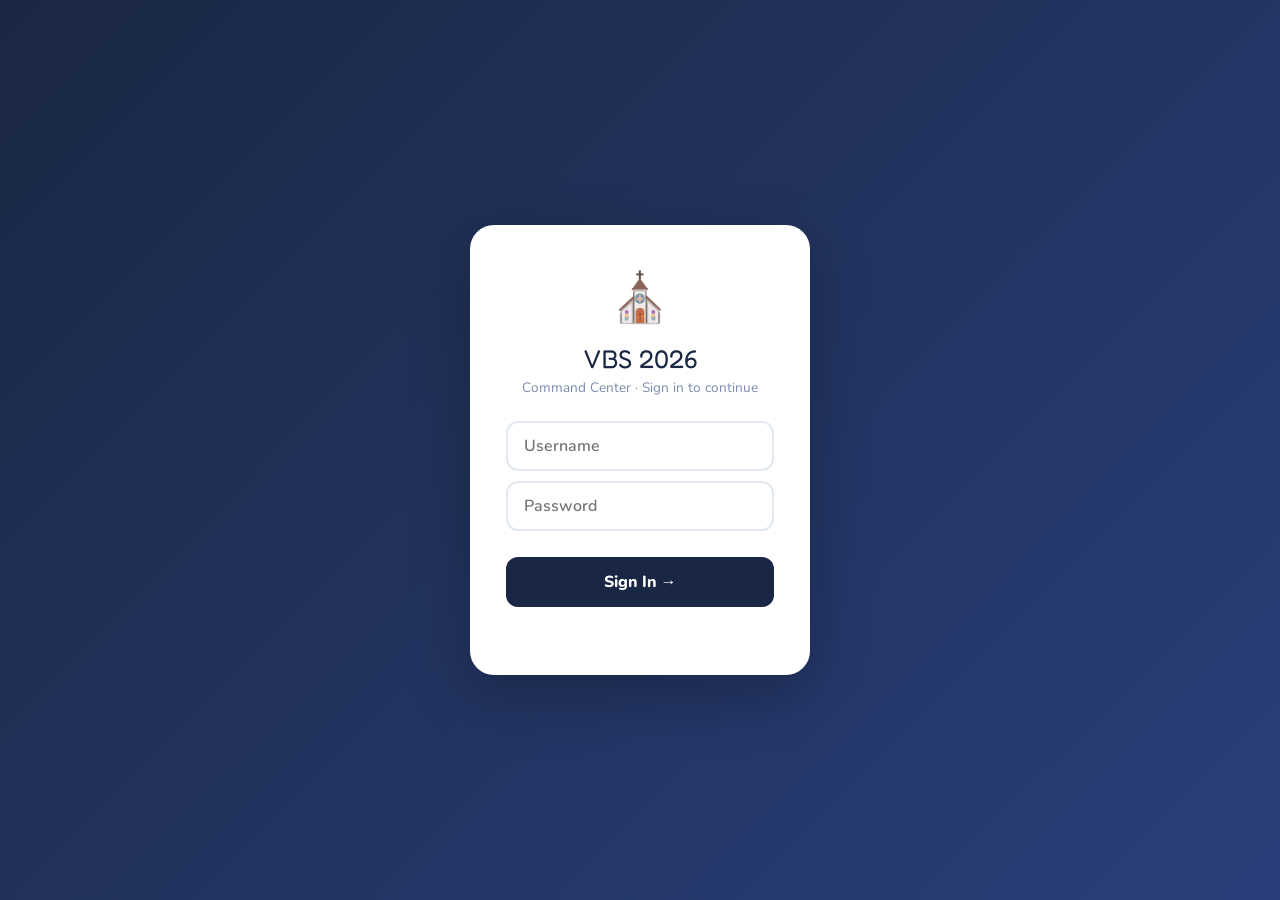
<file: merch_station.html>
<!DOCTYPE html>
<html lang="en">
<head>
<meta charset="UTF-8">
<meta name="viewport" content="width=device-width, initial-scale=1.0">
<title>VBS 2026 — 🎽 Merch Station</title>
<link href="https://fonts.googleapis.com/css2?family=Fredoka+One&family=Nunito:wght@400;600;700;800&display=swap" rel="stylesheet">
<script src="info_modal.js"></script>
<style>
  :root {
    --bg: #FFF7ED;
    --card: #FFFFFF;
    --primary: #7C3AED;
    --primary-light: #EDE9FE;
    --green: #15803D;
    --green-light: #DCFCE7;
    --amber: #D97706;
    --red: #EF4444;
    --text: #1A2744;
    --muted: #7A8BAD;
    --border: #E2E8F0;
    --radius: 14px;
    --shadow: 0 4px 24px rgba(124,58,237,.08);
  }
  *, *::before, *::after { box-sizing: border-box; margin: 0; padding: 0; }
  body { font-family: 'Nunito', sans-serif; background: var(--bg); color: var(--text); min-height: 100vh; }

  /* ── HEADER ── */
  .header { background: linear-gradient(135deg, #7C3AED 0%, #4F46E5 100%); color: white; }
  .header-branding { display: flex; align-items: center; justify-content: space-between; padding: 14px 24px 10px; }
  .header-title { font-family: 'Fredoka One', cursive; font-size: 1.4rem; }
  .header-sub   { font-size: .75rem; opacity: .8; margin-top: 2px; }
  .header-controls { padding: 0 24px 14px; display: flex; align-items: center; gap: 10px; flex-wrap: wrap; }
  .header-btn {
    display: inline-flex; align-items: center; gap: 5px;
    background: rgba(255,255,255,.15); border: 1px solid rgba(255,255,255,.3);
    border-radius: 8px; padding: 6px 14px; color: rgba(255,255,255,.9);
    font-size: .78rem; font-weight: 800; cursor: pointer; font-family: 'Nunito', sans-serif;
    transition: background .15s; white-space: nowrap; text-decoration: none;
  }
  .header-btn:hover { background: rgba(255,255,255,.25); }

  /* ── STATS BAR ── */
  .stats-bar {
    background: white; border-bottom: 1px solid var(--border);
    padding: 10px 20px; display: flex; gap: 8px; align-items: center; flex-wrap: wrap;
  }
  .stat-pill { display: flex; align-items: center; gap: 7px; padding: 6px 14px; border-radius: 20px; }
  .stat-pill.purple { background: #EDE9FE; border: 1.5px solid #C4B5FD; }
  .stat-pill.green  { background: #DCFCE7; border: 1.5px solid #86EFAC; }
  .stat-pill.amber  { background: #FFFBEB; border: 1.5px solid #FCD34D; }
  .stat-num { font-family: 'Fredoka One', cursive; font-size: 1.2rem; line-height: 1; }
  .stat-pill.purple .stat-num { color: #7C3AED; }
  .stat-pill.green  .stat-num { color: #15803D; }
  .stat-pill.amber  .stat-num { color: #D97706; }
  .stat-lbl { font-size: .72rem; font-weight: 800; text-transform: uppercase; letter-spacing: .4px; color: var(--muted); }

  /* ── MAIN ── */
  .main { max-width: 720px; margin: 0 auto; padding: 24px 16px; }

  /* ── SEARCH + FILTER ── */
  .toolbar { display: flex; gap: 10px; margin-bottom: 16px; flex-wrap: wrap; align-items: center; }
  .search-wrap { position: relative; flex: 1; min-width: 180px; }
  .search-icon { position: absolute; left: 12px; top: 50%; transform: translateY(-50%); font-size: 1rem; }
  .search-input {
    width: 100%; padding: 10px 12px 10px 38px; font-size: .92rem;
    border: 2px solid var(--border); border-radius: 10px; font-family: 'Nunito', sans-serif;
    font-weight: 700; outline: none; transition: border-color .2s; background: white;
  }
  .search-input:focus { border-color: var(--primary); }
  .filter-tabs { display: flex; gap: 6px; }
  .filter-tab {
    padding: 8px 14px; border-radius: 20px; border: 2px solid var(--border);
    background: white; font-weight: 800; font-family: 'Nunito', sans-serif;
    font-size: .78rem; cursor: pointer; color: var(--muted); transition: all .15s;
  }
  .filter-tab.active { border-color: var(--primary); background: var(--primary-light); color: var(--primary); }

  /* ── VOLUNTEER LIST ── */
  .vol-list { display: flex; flex-direction: column; gap: 8px; margin-bottom: 24px; }
  .vol-row {
    background: white; border: 2px solid var(--border); border-radius: var(--radius);
    padding: 14px 16px; display: flex; align-items: center; gap: 12px;
    transition: all .2s;
  }
  .vol-row.received { background: #F0FDF4; border-color: #86EFAC; }
  .vol-row.walkin   { background: #FEF9FF; border-color: #C4B5FD; }
  .vol-avatar {
    width: 40px; height: 40px; border-radius: 50%; display: flex; align-items: center;
    justify-content: center; font-weight: 800; font-size: 1rem; flex-shrink: 0; color: white;
  }
  .vol-name  { font-weight: 800; font-size: .95rem; }
  .vol-meta  { font-size: .75rem; color: var(--muted); margin-top: 2px; }
  .vol-time  { font-size: .7rem; color: var(--green); font-weight: 700; margin-top: 2px; }
  .shirt-badge {
    padding: 3px 10px; border-radius: 20px; font-size: .72rem; font-weight: 800;
    background: var(--primary-light); color: var(--primary); white-space: nowrap; flex-shrink: 0;
  }
  .walkin-badge {
    padding: 3px 10px; border-radius: 20px; font-size: .68rem; font-weight: 800;
    background: #FEF3C7; color: #92400E; white-space: nowrap;
  }
  .check-btn {
    margin-left: auto; width: 42px; height: 42px; border-radius: 50%; border: 2.5px solid var(--border);
    background: white; font-size: 1.2rem; cursor: pointer; display: flex; align-items: center;
    justify-content: center; transition: all .2s; flex-shrink: 0;
  }
  .check-btn.done { background: var(--green); border-color: var(--green); cursor: default; }

  /* ── WALK-IN FORM ── */
  .walkin-card {
    background: white; border: 2px solid #C4B5FD; border-radius: var(--radius);
    padding: 20px 20px; margin-bottom: 20px;
  }
  .walkin-title { font-family: 'Fredoka One', cursive; font-size: 1rem; color: var(--primary); margin-bottom: 14px; }
  .walkin-grid  { display: grid; grid-template-columns: 1fr 1fr auto; gap: 10px; align-items: end; }
  .field-wrap label { font-size: .7rem; font-weight: 800; text-transform: uppercase; letter-spacing: .4px; color: var(--muted); display: block; margin-bottom: 4px; }
  .field-input, .field-select {
    width: 100%; padding: 9px 12px; font-size: .88rem; border: 2px solid var(--border);
    border-radius: 8px; font-family: 'Nunito', sans-serif; font-weight: 700; outline: none;
    transition: border-color .2s; background: white;
  }
  .field-input:focus, .field-select:focus { border-color: var(--primary); }
  .add-btn {
    padding: 9px 18px; background: var(--primary); color: white; border: none;
    border-radius: 8px; font-weight: 800; font-family: 'Nunito', sans-serif;
    font-size: .85rem; cursor: pointer; white-space: nowrap; transition: opacity .2s;
  }
  .add-btn:hover { opacity: .88; }

  /* ── EMPTY / LOADING ── */
  .empty { text-align: center; padding: 40px 20px; color: var(--muted); font-weight: 700; font-size: .9rem; }
  .spin  { display: inline-block; animation: spin .8s linear infinite; }
  @keyframes spin { to { transform: rotate(360deg); } }

  /* ── TOAST ── */
  .toast {
    position: fixed; bottom: 24px; left: 50%; transform: translateX(-50%) translateY(100px);
    color: white; padding: 14px 24px; border-radius: 14px; font-weight: 800; font-size: .95rem;
    box-shadow: 0 8px 32px rgba(0,0,0,.2); transition: transform .4s cubic-bezier(.34,1.56,.64,1);
    z-index: 999; text-align: center; min-width: 240px;
  }
  .toast.show { transform: translateX(-50%) translateY(0); }
  .toast-name   { font-family: 'Fredoka One', cursive; font-size: 1.1rem; }
  .toast-detail { font-size: .78rem; opacity: .9; margin-top: 2px; }

  @media (max-width: 520px) {
    .header-branding { padding: 12px 16px 8px; }
    .header-title    { font-size: 1.1rem; }
    .header-controls { padding: 0 16px 10px; }
    .main            { padding: 16px 12px; }
    .walkin-grid     { grid-template-columns: 1fr 1fr; }
    .walkin-grid .add-btn { grid-column: 1 / -1; }
    .filter-tabs     { flex-wrap: wrap; }
  }
</style>
</head>
<body>

<div id="app" style="display:none">
  <header class="header">
    <div class="header-branding">
      <div>
        <div class="header-title">🎽 Merch Station</div>
        <div class="header-sub">VBS 2026 · T-Shirt Distribution · India Christian Assembly NJ</div>
      </div>
    </div>
    <div class="header-controls">
      <button class="header-btn" onclick="manualRefresh()">↻ Refresh</button>
      <button class="info-btn" onclick="showInfoModal('merch')" title="How to use this page">ⓘ</button>
    </div>
  </header>

  <!-- STATS -->
  <div class="stats-bar">
    <div class="stat-pill purple">
      <span class="stat-num" id="cnt-total">—</span>
      <span class="stat-lbl">Total</span>
    </div>
    <div class="stat-pill green">
      <span class="stat-num" id="cnt-received">—</span>
      <span class="stat-lbl">Received ✅</span>
    </div>
    <div class="stat-pill amber">
      <span class="stat-num" id="cnt-pending">—</span>
      <span class="stat-lbl">Pending ⏳</span>
    </div>
  </div>

  <div class="main">

    <!-- Walk-in form -->
    <div class="walkin-card">
      <div class="walkin-title">➕ Add Walk-in (Non-Volunteer)</div>
      <div class="walkin-grid">
        <div class="field-wrap">
          <label>Full Name *</label>
          <input class="field-input" id="walkin-name" type="text" placeholder="e.g. John Thomas" autocomplete="off">
        </div>
        <div class="field-wrap">
          <label>T-Shirt Size</label>
          <select class="field-select" id="walkin-size">
            <option value="">— Select size —</option>
            <option>XS</option><option>S</option><option>M</option><option>L</option>
            <option>XL</option><option>XXL</option><option>3XL</option>
            <option>S Youth</option><option>M Youth</option><option>L Youth</option>
          </select>
        </div>
        <button class="add-btn" onclick="addWalkin()">➕ Add &amp; Mark Received</button>
      </div>
    </div>

    <!-- Search + Filter -->
    <div class="toolbar">
      <div class="search-wrap">
        <span class="search-icon">🔍</span>
        <input class="search-input" id="search-input" type="text"
          placeholder="Search by name…" oninput="renderList()" autocomplete="off">
      </div>
      <div class="filter-tabs">
        <button class="filter-tab active" id="tab-all"      onclick="setFilter('all',this)">All</button>
        <button class="filter-tab"        id="tab-pending"  onclick="setFilter('pending',this)">⏳ Pending</button>
        <button class="filter-tab"        id="tab-received" onclick="setFilter('received',this)">✅ Received</button>
        <button class="filter-tab"        id="tab-walkin"   onclick="setFilter('walkin',this)">🚶 Walk-ins</button>
      </div>
    </div>

    <!-- List -->
    <div class="vol-list" id="vol-list">
      <div class="empty"><span class="spin">⏳</span> Loading…</div>
    </div>

  </div>
</div>

<!-- TOAST -->
<div class="toast" id="toast">
  <div class="toast-name" id="toast-name"></div>
  <div class="toast-detail" id="toast-detail"></div>
</div>

<script>
  const SCRIPT_URL = 'https://pypaonline.org/vbs/api.php';
  const CSV_VOLS   = 'https://docs.google.com/spreadsheets/d/e/2PACX-1vT1qao6oa4ze6Hzmy6q6DeltkBWYzgr8Dtp29zYROsFbjpxpOqNveYjU2cNbSbIVAfduJEYsrXh1v83/pub?output=csv';

  let PIN         = null;
  let currentUser = { display_name: '' };
  let allEntries  = []; // merged: volunteers from CSV + walk-ins from DB
  let dbRecords   = {}; // keyed by name: { received, tshirt_size, given_at, is_walkin, db_id }
  let currentFilter = 'all';

  /* ── EMBED MODE ── */
  const _urlParams = new URLSearchParams(window.location.search);
  const _isEmbed   = _urlParams.get('embed') === '1';

  (function() {
    const s = document.createElement('style');
    s.textContent = _isEmbed
      ? '.header-branding { display: none !important; } .header-controls { padding: 8px 16px; }'
      : '';
    document.head.appendChild(s);
  })();

  /* ── AUTH ── */
  async function loadPIN() {
    const tokenFromUrl     = _urlParams.get('token');
    const tokenFromSession = sessionStorage.getItem('vbs_token');
    const tokenToTry       = tokenFromUrl || tokenFromSession;

    if (tokenToTry) {
      try {
        const res  = await fetch(SCRIPT_URL + '?action=validateToken&token=' + encodeURIComponent(tokenToTry) + '&t=' + Date.now());
        const json = await res.json();
        if (json.status === 'ok' && json.user.panels && json.user.panels.includes('checkin')) {
          PIN         = tokenToTry;
          currentUser = { display_name: json.user.display_name || json.user.username };
          document.getElementById('app').style.display = 'block';
          loadData();
          startDataVersionPolling(function() {
            loadData();
            showResetBannerPage();
          });
          return;
        }
      } catch(e) {}
    }

    if (_isEmbed) {
      document.getElementById('app').style.display = 'block';
      document.querySelector('.main').innerHTML =
        '<div style="text-align:center;padding:60px 24px">' +
          '<div style="font-size:3rem;margin-bottom:12px">🔒</div>' +
          '<div style="font-family:Fredoka One,cursive;font-size:1.3rem;color:#1A2744;margin-bottom:8px">Session Expired</div>' +
          '<div style="font-size:.85rem;color:#7A8BAD">Please log out and log back in to the Command Center.</div>' +
        '</div>';
      return;
    }
    window.location.href = 'index.html';
  }

  loadPIN();

  /* ── LOAD DATA — CSV vols + DB distribution records in parallel ── */
  async function loadData() {
    document.getElementById('vol-list').innerHTML =
      '<div class="empty"><span class="spin">⏳</span> Loading volunteers…</div>';
    try {
      const [csvVols, dbData] = await Promise.all([loadVolsCSV(), loadDBRecords()]);

      // Merge: start with CSV volunteers
      const merged = csvVols.map(function(v) {
        return { name: v.name, tshirt_size: v.tshirt || '', is_walkin: false };
      });

      // Add walk-ins from DB that aren't in CSV
      Object.values(dbData).forEach(function(r) {
        if (r.is_walkin) {
          merged.push({ name: r.name, tshirt_size: r.tshirt_size || '', is_walkin: true });
        }
      });

      // Deduplicate by name (case-insensitive)
      const seen = new Set();
      allEntries = merged.filter(function(e) {
        const key = e.name.toLowerCase();
        if (seen.has(key)) return false;
        seen.add(key); return true;
      });

      // Sort: pending first, then alphabetical within each group
      allEntries.sort(function(a, b) {
        const aRec = !!dbData[a.name.toLowerCase()];
        const bRec = !!dbData[b.name.toLowerCase()];
        if (aRec !== bRec) return aRec ? 1 : -1;
        return a.name.localeCompare(b.name);
      });

      dbRecords = dbData;
      updateStats();
      renderList();
    } catch(e) {
      document.getElementById('vol-list').innerHTML =
        '<div class="empty">⚠️ Could not load data. Check connection and refresh.</div>';
    }
  }

  async function loadVolsCSV() {
    const res  = await fetch(CSV_VOLS + '&t=' + Date.now());
    const text = await res.text();
    const rows = parseCSV(text);
    const vols = [];
    rows.forEach(function(r) {
      const nameKey = Object.keys(r).find(function(h) {
        return h.toLowerCase().includes("what's your name") || h.toLowerCase() === 'name';
      });
      const shirtKey = Object.keys(r).find(function(h) {
        return h.toLowerCase().includes('t - shirt') || h.toLowerCase().includes('t-shirt') || h.toLowerCase().includes('shirt');
      });
      const name = nameKey ? r[nameKey].trim() : '';
      if (name) vols.push({ name, tshirt: shirtKey ? r[shirtKey].trim() : '' });
    });
    return vols;
  }

  async function loadDBRecords() {
    const res  = await fetch(SCRIPT_URL + '?action=tshirtRead&secret=' + encodeURIComponent(PIN) + '&t=' + Date.now());
    const json = await res.json();
    const map  = {};
    if (json.status === 'ok') {
      json.data.forEach(function(r) {
        map[r.name.toLowerCase()] = {
          db_id:      r.id,
          name:       r.name,
          tshirt_size: r.tshirt_size,
          received:   !!parseInt(r.received),
          given_at:   r.given_at || '',
          given_by:   r.given_by || '',
          is_walkin:  !!parseInt(r.is_walkin)
        };
      });
    }
    return map;
  }

  /* ── STATS ── */
  function updateStats() {
    const total    = allEntries.length;
    const received = allEntries.filter(function(e) {
      return dbRecords[e.name.toLowerCase()] && dbRecords[e.name.toLowerCase()].received;
    }).length;
    document.getElementById('cnt-total').textContent    = total;
    document.getElementById('cnt-received').textContent = received;
    document.getElementById('cnt-pending').textContent  = total - received;
  }

  /* ── RENDER LIST ── */
  function setFilter(f, btn) {
    currentFilter = f;
    document.querySelectorAll('.filter-tab').forEach(function(t) { t.classList.remove('active'); });
    btn.classList.add('active');
    renderList();
  }

  function renderList() {
    const q   = (document.getElementById('search-input').value || '').trim().toLowerCase();
    const el  = document.getElementById('vol-list');

    let filtered = allEntries.filter(function(e) {
      if (q && !e.name.toLowerCase().includes(q)) return false;
      const rec = dbRecords[e.name.toLowerCase()];
      if (currentFilter === 'received') return rec && rec.received;
      if (currentFilter === 'pending')  return !rec || !rec.received;
      if (currentFilter === 'walkin')   return e.is_walkin;
      return true;
    });

    if (!filtered.length) {
      el.innerHTML = '<div class="empty">No results found</div>';
      return;
    }

    el.innerHTML = filtered.map(function(e, idx) {
      const rec      = dbRecords[e.name.toLowerCase()];
      const received = rec && rec.received;
      const isWalkin = e.is_walkin;
      const size     = (rec && rec.tshirt_size) || e.tshirt_size || '';
      const color    = stringToColor(e.name);
      const initial  = e.name.charAt(0).toUpperCase();

      const avatarHtml =
        '<div class="vol-avatar" style="background:' + color + '">' + initial + '</div>';

      const nameMeta =
        '<div style="flex:1;min-width:0">' +
          '<div class="vol-name">' + escHtml(e.name) + '</div>' +
          '<div class="vol-meta">' +
            (isWalkin ? '<span class="walkin-badge">🚶 Walk-in</span>&nbsp;' : '') +
            (size ? '👕 ' + escHtml(size) : '<span style="color:var(--muted)">No size on file</span>') +
          '</div>' +
          (received && rec.given_at ? '<div class="vol-time">✅ Received at ' + rec.given_at + (rec.given_by ? ' · by ' + escHtml(rec.given_by) : '') + '</div>' : '') +
        '</div>';

      const checkBtn = received
        ? '<div class="check-btn done" title="Received — only admin can undo" style="cursor:default">✅</div>'
        : '<button class="check-btn" onclick="markReceived(' + idx + ')" title="Mark as received">⭕</button>';

      return '<div class="vol-row' + (received ? ' received' : '') + (isWalkin ? ' walkin' : '') + '">' +
        avatarHtml + nameMeta + checkBtn +
      '</div>';
    }).join('');

    // Store filtered list for index lookup
    window._filteredEntries = filtered;
  }

  /* ── MARK RECEIVED (user action only — undo is admin-only) ── */
  async function markReceived(idx) {
    const entry = window._filteredEntries[idx];
    if (!entry) return;
    const rec = dbRecords[entry.name.toLowerCase()];
    if (rec && rec.received) return; // already received — do nothing
    const now = new Date().toLocaleTimeString([], { hour: '2-digit', minute: '2-digit' });
    try {
      const res  = await fetch(SCRIPT_URL, {
        method: 'POST', headers: {'Content-Type': 'application/json'},
        body: JSON.stringify({
          action: 'tshirtMark', secret: PIN,
          name: entry.name, tshirtSize: entry.tshirt_size || (rec && rec.tshirt_size) || '',
          givenBy: currentUser.display_name, isWalkin: entry.is_walkin ? 1 : 0
        })
      });
      const json = await res.json();
      if (json.status === 'ok') {
        dbRecords[entry.name.toLowerCase()] = {
          db_id: json.id, name: entry.name,
          tshirt_size: entry.tshirt_size || '',
          received: true, given_at: now,
          given_by: currentUser.display_name,
          is_walkin: entry.is_walkin
        };
        updateStats(); renderList();
        showToast('✅ ' + entry.name, 'T-shirt marked as received · ' + now, '#15803D');
      }
    } catch(e) { showToast('⚠️ Error', 'Could not save. Try again.', '#EF4444'); }
  }

  /* ── ADD WALK-IN ── */
  async function addWalkin() {
    const nameEl = document.getElementById('walkin-name');
    const sizeEl = document.getElementById('walkin-size');
    const name   = nameEl.value.trim();
    const size   = sizeEl.value.trim();
    if (!name) { nameEl.focus(); nameEl.style.borderColor = '#EF4444'; return; }
    nameEl.style.borderColor = '';

    // Check duplicate
    if (allEntries.some(function(e) { return e.name.toLowerCase() === name.toLowerCase(); })) {
      showToast('⚠️ Already exists', name + ' is already in the list', '#D97706');
      return;
    }

    const now = new Date().toLocaleTimeString([], { hour: '2-digit', minute: '2-digit' });
    try {
      const res  = await fetch(SCRIPT_URL, {
        method: 'POST', headers: {'Content-Type': 'application/json'},
        body: JSON.stringify({
          action: 'tshirtMark', secret: PIN,
          name: name, tshirtSize: size,
          givenBy: currentUser.display_name, isWalkin: 1
        })
      });
      const json = await res.json();
      if (json.status === 'ok') {
        allEntries.push({ name, tshirt_size: size, is_walkin: true });
        dbRecords[name.toLowerCase()] = {
          db_id: json.id, name,
          tshirt_size: size, received: true,
          given_at: now, given_by: currentUser.display_name,
          is_walkin: true
        };
        nameEl.value = ''; sizeEl.value = '';
        updateStats(); renderList();
        showToast('✅ Walk-in added', name + (size ? ' · ' + size : ''), '#7C3AED');
      }
    } catch(e) { showToast('⚠️ Error', 'Could not save. Try again.', '#EF4444'); }
  }

  /* ── TOAST ── */
  function showToast(title, detail, color) {
    const t = document.getElementById('toast');
    document.getElementById('toast-name').textContent   = title;
    document.getElementById('toast-detail').textContent = detail;
    t.style.background = color || '#7C3AED';
    t.classList.add('show');
    setTimeout(function() { t.classList.remove('show'); }, 3200);
  }

  async function manualRefresh() { await loadData(); }

  /* ── HELPERS ── */
  function escHtml(s) {
    return String(s).replace(/&/g,'&amp;').replace(/</g,'&lt;').replace(/>/g,'&gt;').replace(/"/g,'&quot;').replace(/'/g,'&#39;');
  }

  function stringToColor(str) {
    const palette = ['#7C3AED','#1D4ED8','#15803D','#D97706','#DC2626','#0E7490','#BE185D','#9A3412'];
    let hash = 0;
    for (let i = 0; i < str.length; i++) hash = str.charCodeAt(i) + ((hash << 5) - hash);
    return palette[Math.abs(hash) % palette.length];
  }

  function parseCSV(text) {
    const lines   = text.trim().split('\n');
    const headers = splitLine(lines[0]).map(function(h) { return h.trim().replace(/^"|"$/g,''); });
    return lines.slice(1).filter(function(l){ return l.trim(); }).map(function(line) {
      const vals = splitLine(line);
      const obj  = {};
      headers.forEach(function(h,i){ obj[h] = (vals[i]||'').trim().replace(/^"|"$/g,''); });
      return obj;
    });
  }
  function splitLine(line) {
    const r=[]; let c='',q=false;
    for (let i=0;i<line.length;i++) {
      if (line[i]==='"'){q=!q;}
      else if (line[i]===','&&!q){r.push(c);c='';}
      else c+=line[i];
    }
    r.push(c); return r;
  }

  document.addEventListener('keydown', function(e) {
    if (e.key === 'Enter' && document.activeElement === document.getElementById('walkin-name')) {
      addWalkin();
    }
  });
</script>
</body>
</html>
</file>
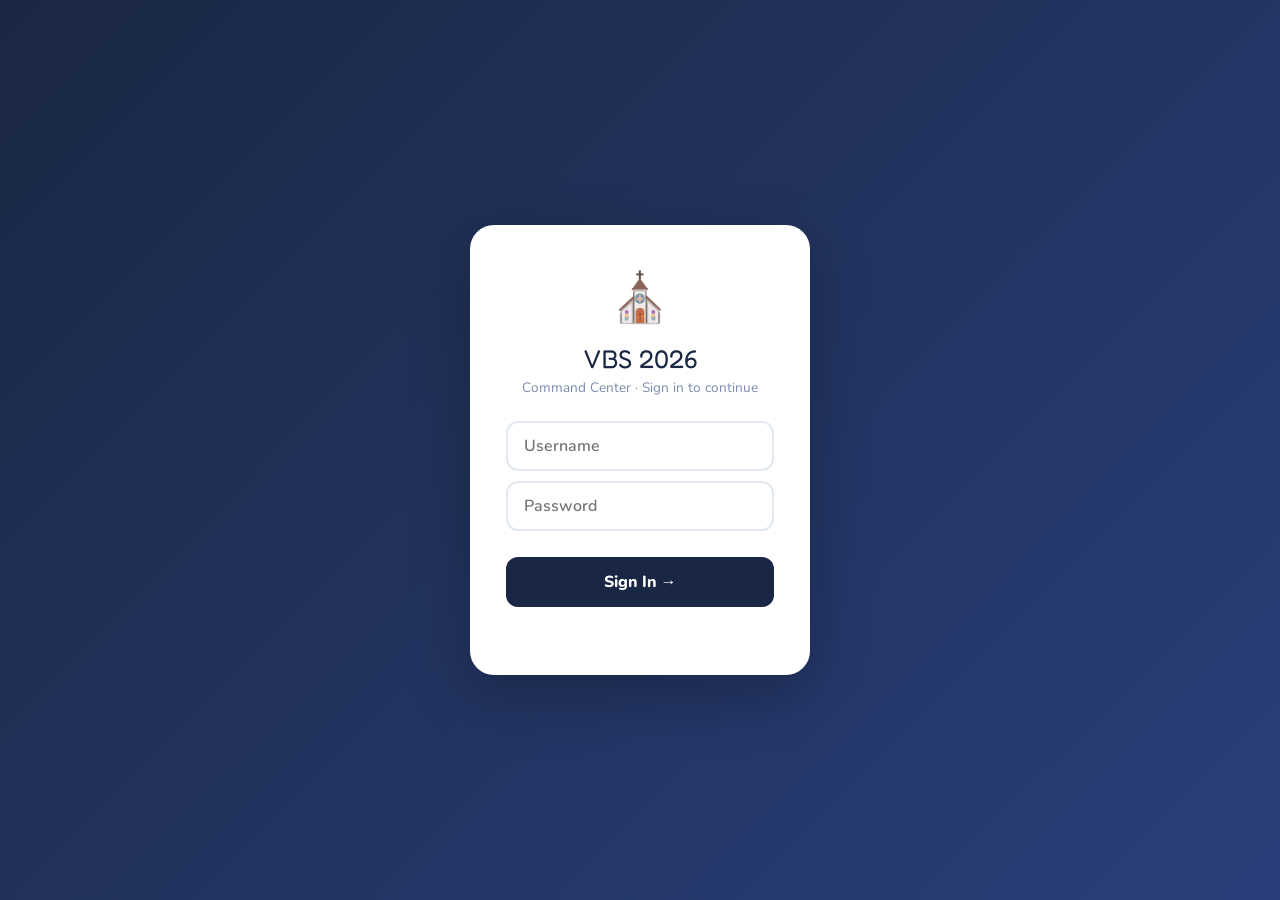
<file: vol_checkin.html>
<!DOCTYPE html>
<html lang="en">
<head>
<meta charset="UTF-8">
<meta name="viewport" content="width=device-width, initial-scale=1.0">
<title>VBS 2026 — Volunteer Check-In</title>
<link href="https://fonts.googleapis.com/css2?family=Fredoka+One&family=Nunito:wght@400;600;700;800&display=swap" rel="stylesheet">
<script src="info_modal.js"></script>
<style>
  :root {
    --bg: #F0FDF4;
    --card: #FFFFFF;
    --primary: #15803D;
    --primary-light: #DCFCE7;
    --amber: #D97706;
    --amber-light: #FEF3C7;
    --red: #EF4444;
    --text: #1A2744;
    --muted: #7A8BAD;
    --border: #E2E8F0;
    --radius: 16px;
    --shadow: 0 4px 24px rgba(21,128,61,.10);
  }
  *, *::before, *::after { box-sizing: border-box; margin: 0; padding: 0; }
  body { font-family: 'Nunito', sans-serif; background: var(--bg); color: var(--text); min-height: 100vh; }

  /* ── PIN SCREEN ── */

  /* ── HEADER ── */
  .header {
    background: linear-gradient(135deg, #15803D 0%, #065F46 100%);
    color: white;
  }
  .header-branding {
    display: flex; align-items: center; justify-content: space-between;
    padding: 14px 24px 10px;
  }
  .header-title { font-family: 'Fredoka One', cursive; font-size: 1.35rem; line-height: 1.2; }
  .header-sub   { font-size: .75rem; opacity: .8; margin-top: 3px; }
  .header-controls {
    display: flex; align-items: center; gap: 10px; flex-wrap: wrap;
    padding: 0 24px 14px;
  }
  .day-drop-btn {
    padding: 8px 16px; border-radius: 20px; border: 2px solid rgba(255,255,255,.45);
    background: rgba(255,255,255,.15); color: white; font-weight: 800;
    font-family: 'Nunito', sans-serif; font-size: .85rem; cursor: pointer;
    outline: none; appearance: none; -webkit-appearance: none;
    backdrop-filter: blur(4px); min-width: 0; flex-shrink: 0;
  }
  .day-drop-btn option { background: #15803D; color: white; }

  /* ── STATS BAR ── */
  .stats-bar {
    background: white; border-bottom: 1px solid var(--border);
    padding: 10px 20px; display: flex; gap: 8px; align-items: center; flex-wrap: wrap;
  }
  .stat-pill {
    display: flex; align-items: center; gap: 7px;
    padding: 6px 14px; border-radius: 20px; font-family: 'Nunito', sans-serif;
  }
  .stat-pill.green  { background: #F0FDF4; border: 1.5px solid #86EFAC; }
  .stat-pill.amber  { background: #FFFBEB; border: 1.5px solid #FCD34D; }
  .stat-pill.indigo { background: #EEF2FF; border: 1.5px solid #A5B4FC; }
  .stat-num { font-family: 'Fredoka One', cursive; font-size: 1.2rem; line-height: 1; }
  .stat-pill.green  .stat-num { color: #15803D; }
  .stat-pill.amber  .stat-num { color: #D97706; }
  .stat-pill.indigo .stat-num { color: #4F46E5; }
  .stat-lbl { font-size: .72rem; font-weight: 800; text-transform: uppercase; letter-spacing: .4px; color: var(--muted); }

  @media (max-width: 480px) {
    .header-branding { padding: 12px 16px 8px; }
    .header-title { font-size: 1.1rem; }
    .header-controls { padding: 0 16px 12px; gap: 8px; }
    .day-drop-btn { font-size: .8rem; padding: 7px 12px; }
    .stats-bar { padding: 8px 14px; gap: 6px; }
    .stat-pill { padding: 5px 10px; }
    .stat-num { font-size: 1.05rem; }
    .stat-lbl { font-size: .65rem; }
    .main { padding: 16px 12px; }
  }

  /* ── MAIN ── */
  .main { max-width: 640px; margin: 0 auto; padding: 24px 16px; }

  /* ── USER CARD ── */
  .search-card { background: var(--card); border-radius: var(--radius); box-shadow: var(--shadow); margin-bottom: 20px; }

  /* ── RESULT ITEMS ── */
  .result-item {
    background: var(--bg); border: 2px solid var(--border); border-radius: 12px;
    padding: 14px 16px; display: flex; align-items: center; justify-content: space-between;
    gap: 12px; transition: all .2s;
  }
  .result-item:hover { border-color: var(--primary); background: var(--primary-light); }
  .result-name { font-weight: 800; font-size: 1rem; }
  .result-meta { font-size: .78rem; color: var(--muted); margin-top: 3px; }
  .checkin-btn {
    padding: 10px 18px; background: var(--primary); color: white; border: none;
    border-radius: 10px; font-weight: 800; font-family: 'Nunito', sans-serif;
    font-size: .85rem; cursor: pointer; white-space: nowrap; transition: all .2s;
  }
  .checkin-btn:hover { opacity: .9; transform: scale(1.03); }
  .checkout-btn {
    padding: 10px 18px; background: var(--amber); color: white; border: none;
    border-radius: 10px; font-weight: 800; font-family: 'Nunito', sans-serif;
    font-size: .85rem; cursor: pointer; white-space: nowrap; transition: all .2s;
  }
  .checkout-btn:hover { opacity: .9; transform: scale(1.03); }
  .checked-badge {
    padding: 8px 14px; background: var(--primary-light); color: var(--primary);
    border-radius: 10px; font-weight: 800; font-size: .78rem; white-space: nowrap;
    border: 1.5px solid #86EFAC;
  }
  .done-badge {
    padding: 8px 14px; background: #F1F5F9; color: #64748B;
    border-radius: 10px; font-weight: 800; font-size: .78rem; white-space: nowrap;
  }
  .empty-state { text-align: center; padding: 32px 24px; color: var(--muted); font-weight: 700; }
  .day-warn {
    background: #FEE2E2; border: 2px solid #EF4444; border-radius: 12px;
    padding: 14px 18px; margin-bottom: 18px; font-weight: 800; color: #991B1B; font-size: .9rem;
    display: none;
  }

  /* ── TOAST ── */
  .toast {
    position: fixed; bottom: 24px; left: 50%; transform: translateX(-50%) translateY(100px);
    color: white; padding: 16px 28px; border-radius: 16px;
    font-weight: 800; font-size: 1rem; box-shadow: 0 8px 32px rgba(0,0,0,.2);
    transition: transform .4s cubic-bezier(.34,1.56,.64,1); z-index: 999;
    text-align: center; min-width: 260px;
  }
  .toast.show { transform: translateX(-50%) translateY(0); }
  .toast-name   { font-family: 'Fredoka One', cursive; font-size: 1.2rem; }
  .toast-detail { font-size: .82rem; opacity: .9; margin-top: 3px; }

  /* ── MODAL ── */
  .modal-overlay {
    position: fixed; inset: 0; background: rgba(0,0,0,.5); z-index: 100;
    display: flex; align-items: center; justify-content: center; padding: 20px;
    opacity: 0; pointer-events: none; transition: opacity .2s;
  }
  .modal-overlay.open { opacity: 1; pointer-events: all; }
  .modal {
    background: white; border-radius: 24px; padding: 32px 28px; width: 100%; max-width: 380px;
    box-shadow: 0 20px 60px rgba(0,0,0,.2); transform: scale(.95); transition: transform .2s; text-align: center;
  }
  .modal-overlay.open .modal { transform: scale(1); }
  .modal-icon  { font-size: 3rem; margin-bottom: 10px; }
  .modal-title { font-family: 'Fredoka One', cursive; font-size: 1.5rem; margin-bottom: 6px; }
  .modal-sub   { font-size: .88rem; color: var(--muted); margin-bottom: 24px; line-height: 1.5; }
  .modal-btns  { display: flex; gap: 10px; }
  .btn-cancel  { flex: 1; padding: 13px; border: 2px solid var(--border); border-radius: 12px; background: white; font-weight: 800; font-family: 'Nunito', sans-serif; font-size: .9rem; cursor: pointer; color: var(--muted); }
  .btn-yes     { flex: 2; padding: 13px; border: none; border-radius: 12px; color: white; font-weight: 800; font-family: 'Nunito', sans-serif; font-size: .9rem; cursor: pointer; transition: opacity .15s; }
  .btn-yes:hover { opacity: .9; }

  .spin { display: inline-block; animation: spin .8s linear infinite; }
  @keyframes spin { to { transform: rotate(360deg); } }

  @media (max-width: 480px) {
    .header { flex-direction: column; gap: 10px; align-items: flex-start; }
    .day-btns { flex-direction: column; }
    .day-btn { min-width: unset; }
  }
</style>
</head>
<body>

<!-- MAIN APP -->
<div id="app" style="display:none">
  <header class="header">
    <div class="header-branding">
      <div>
        <div class="header-title">🙋 Volunteer Check-In / Check-Out</div>
        <div class="header-sub">VBS 2026 · India Christian Assembly NJ
          <span id="user-name-display" style="font-weight:800;opacity:1;margin-left:6px"></span>
        </div>
      </div>
    </div>
    <div class="header-controls">
      <select id="day-drop" class="day-drop-btn">
        <option value="0">📅 Select Day…</option>
        <option value="1">Day 1 · July 9 (Thu)</option>
        <option value="2">Day 2 · July 10 (Fri)</option>
        <option value="3">Day 3 · July 11 (Sat)</option>
      </select>
      <button class="info-btn" onclick="showInfoModal('vol-checkin')" title="How to use this page">ⓘ</button>
    </div>
  </header>

  <!-- STATS -->
  <div class="stats-bar">
    <div class="stat-pill green">
      <span class="stat-num" id="cnt-in">—</span>
      <span class="stat-lbl">Checked In</span>
    </div>
    <div class="stat-pill amber">
      <span class="stat-num" id="cnt-out">—</span>
      <span class="stat-lbl">Checked Out</span>
    </div>
    <div class="stat-pill indigo">
      <span class="stat-num" id="cnt-present">—</span>
      <span class="stat-lbl">Still Present</span>
    </div>
    <button onclick="manualRefresh()" id="refresh-btn"
      style="margin-left:auto;display:flex;align-items:center;gap:6px;padding:6px 14px;background:white;border:2px solid var(--border);border-radius:20px;font-weight:800;font-family:'Nunito',sans-serif;font-size:.78rem;cursor:pointer;color:var(--primary);white-space:nowrap">
      ↻ Refresh
    </button>
  </div>

  <div class="main">
    <div class="day-warn" id="day-warn">🚨 Please select a day above to check in or out.</div>

    <!-- SINGLE USER CARD -->
    <div class="search-card" style="padding:0;overflow:hidden">
      <div id="my-card">
        <div style="text-align:center;padding:32px 20px;color:var(--muted);font-weight:700">
          📅 Please select a day above to check in or out.
        </div>
      </div>
    </div>
  </div>
</div>

<!-- CONFIRM CHECK-IN MODAL -->
<div class="modal-overlay" id="ci-modal">
  <div class="modal">
    <div class="modal-icon">✅</div>
    <div class="modal-title" id="ci-modal-title">Check In</div>
    <div class="modal-sub" id="ci-modal-sub"></div>
    <div class="modal-btns">
      <button class="btn-cancel" onclick="closeModal('ci-modal')">Cancel</button>
      <button class="btn-yes" style="background:#15803D" onclick="confirmCheckin()">✅ Check In</button>
    </div>
  </div>
</div>

<!-- CONFIRM CHECK-OUT MODAL -->
<div class="modal-overlay" id="co-modal">
  <div class="modal">
    <div class="modal-icon">🏁</div>
    <div class="modal-title" id="co-modal-title">Check Out</div>
    <div class="modal-sub" id="co-modal-sub"></div>
    <div class="modal-btns">
      <button class="btn-cancel" onclick="closeModal('co-modal')">Cancel</button>
      <button class="btn-yes" style="background:#D97706" onclick="confirmCheckout()">🏁 Check Out</button>
    </div>
  </div>
</div>

<!-- TOAST -->
<div class="toast" id="toast">
  <div class="toast-name" id="toast-name"></div>
  <div class="toast-detail" id="toast-detail"></div>
</div>

<script>
  const SCRIPT_URL = 'https://pypaonline.org/vbs/api.php';

  let PIN          = null;
  let currentUser  = { display_name: '' }; // set from validateToken
  let attendance   = {};  // only this user's record: { checkin_time, checkout_time }
  let selectedDay  = 0;
  let _pending     = null;

  /* ── EMBED MODE ── */
  var _urlParams = new URLSearchParams(window.location.search);
  var _isEmbed   = _urlParams.get('embed') === '1';

  // Inject embed CSS — compact header when inside Command Center iframe
  (function() {
    var s = document.createElement('style');
    s.textContent = _isEmbed
      ? '.header-branding { display: none !important; }' +
        '.header-controls { padding: 8px 16px; justify-content: center; }' +
        '.day-drop-btn { font-size: .8rem; }'
      : '';
    document.head.appendChild(s);
  })();

  /* ── AUTH — token from URL param (embed) or sessionStorage ── */
  async function loadPIN() {
    var tokenFromUrl     = _urlParams.get('token');
    var tokenFromSession = sessionStorage.getItem('vbs_token');
    var tokenToTry       = tokenFromUrl || tokenFromSession;

    if (tokenToTry) {
      try {
        const res  = await fetch(SCRIPT_URL + '?action=validateToken&token=' + encodeURIComponent(tokenToTry) + '&t=' + Date.now());
        const json = await res.json();
        if (json.status === 'ok' && json.user.panels && json.user.panels.includes('vol_attendance')) {
          PIN         = tokenToTry;
          currentUser = { display_name: json.user.display_name || json.user.username };
          document.getElementById('app').style.display = 'block';
          showApp();
          return;
        }
      } catch(e) {}
    }

    // No valid token
    if (_isEmbed) {
      document.getElementById('app').style.display = 'block';
      document.querySelector('.main').innerHTML =
        '<div style="text-align:center;padding:60px 24px">' +
          '<div style="font-size:3rem;margin-bottom:12px">🔒</div>' +
          '<div style="font-family:Fredoka One,cursive;font-size:1.3rem;color:#1A2744;margin-bottom:8px">Session Expired</div>' +
          '<div style="font-size:.85rem;color:#7A8BAD">Please log out and log back in to the Command Center.</div>' +
        '</div>';
      return;
    }
    window.location.href = 'index.html';
  }

  loadPIN();

  function showApp() {
    // Show the user's name in the header
    document.getElementById('user-name-display').textContent = currentUser.display_name;
    loadDaySettings();
    setInterval(loadDaySettings, 30000);
    document.getElementById('day-drop').addEventListener('change', function() {
      selectedDay = parseInt(this.value) || 0;
      attendance  = {};
      updateStats();
      renderMyCard();
      if (selectedDay) loadMyAttendance();
    });
    startDataVersionPolling(function() {
      attendance = {};
      updateStats();
      renderMyCard();
      if (selectedDay) loadMyAttendance();
      showResetBannerPage();
    });
  }

  async function loadDaySettings() {
    const sel = document.getElementById('day-drop');
    if (!sel || !PIN) return;
    try {
      const res  = await fetch(SCRIPT_URL + '?action=getSettings&token=' + encodeURIComponent(PIN) + '&t=' + Date.now());
      const json = await res.json();
      const s    = json.settings || {};
      const days = [
        { val:'1', label:'Day 1 · July 9 (Thu)',  key:'day1_enabled' },
        { val:'2', label:'Day 2 · July 10 (Fri)', key:'day2_enabled' },
        { val:'3', label:'Day 3 · July 11 (Sat)', key:'day3_enabled' },
      ];
      const prev = sel.value;
      [...sel.options].forEach(o => { if (o.value !== '0') o.remove(); });
      let any = false;
      days.forEach(d => {
        if (s[d.key] === '1') {
          const opt = document.createElement('option');
          opt.value = d.val; opt.textContent = d.label;
          sel.appendChild(opt); any = true;
        }
      });
      if (!any) {
        const opt = document.createElement('option');
        opt.value = ''; opt.disabled = true;
        opt.textContent = '⏳ No days enabled yet';
        sel.appendChild(opt);
      }
      if (prev && prev !== '0') {
        const still = [...sel.options].find(o => o.value === prev && !o.disabled);
        sel.value = still ? prev : '0';
      } else if (!prev || prev === '0') {
        // Auto-select the first enabled day if nothing was selected
        const firstEnabled = [...sel.options].find(o => o.value && o.value !== '0' && !o.disabled);
        if (firstEnabled) sel.value = firstEnabled.value;
      }
      // Fire change to update selectedDay + card whenever the dropdown value is set
      const newVal = parseInt(sel.value) || 0;
      if (newVal !== selectedDay) {
        selectedDay = newVal;
        attendance  = {};
        updateStats();
        renderMyCard();
        if (selectedDay) loadMyAttendance();
      }
    } catch(e) {
      const days = [['1','Day 1 · July 9 (Thu)'],['2','Day 2 · July 10 (Fri)'],['3','Day 3 · July 11 (Sat)']];
      [...sel.options].forEach(o => { if (o.value !== '0') o.remove(); });
      days.forEach(([v,l]) => { const o = document.createElement('option'); o.value=v; o.textContent=l; sel.appendChild(o); });
    }
  }

  /* ── LOAD THIS USER'S ATTENDANCE RECORD ── */
  async function loadMyAttendance() {
    if (!selectedDay) return;
    try {
      const res  = await fetch(SCRIPT_URL + '?action=volRead&secret=' + encodeURIComponent(PIN) + '&day=' + selectedDay + '&t=' + Date.now());
      const json = await res.json();
      if (json.status !== 'ok') return;
      // Find only this user's record (latest by id)
      const myRecords = json.data.filter(function(r) {
        return r.vol_name.toLowerCase() === currentUser.display_name.toLowerCase();
      });
      if (myRecords.length) {
        const latest = myRecords[myRecords.length - 1];
        attendance = { checkin_time: latest.checkin_time, checkout_time: latest.checkout_time || '' };
      } else {
        attendance = {};
      }
      updateStats();
      renderMyCard();
    } catch(e) {}
  }

  /* ── STATS — only this user's status ── */
  function updateStats() {
    const isIn      = !!attendance.checkin_time;
    const isOut     = isIn && !!attendance.checkout_time;
    const isPresent = isIn && !isOut;
    document.getElementById('cnt-in').textContent      = isIn      ? '1' : '0';
    document.getElementById('cnt-out').textContent     = isOut     ? '1' : '0';
    document.getElementById('cnt-present').textContent = isPresent ? '1' : '0';
  }

  /* ── RENDER THE SINGLE USER CARD ── */
  function renderMyCard() {
    const el   = document.getElementById('my-card');
    const name = currentUser.display_name;
    if (!selectedDay) {
      el.innerHTML =
        '<div style="text-align:center;padding:32px 20px;color:var(--muted);font-weight:700">' +
          '📅 Please select a day above to check in or out.' +
        '</div>';
      return;
    }
    const avatarColor = stringToColor(name);
    const avatarHtml =
      '<div style="width:56px;height:56px;border-radius:50%;background:' + avatarColor + ';color:white;' +
      'display:flex;align-items:center;justify-content:center;font-weight:800;font-size:1.5rem;flex-shrink:0">' +
      name.charAt(0).toUpperCase() + '</div>';

    if (!attendance.checkin_time) {
      // Not checked in
      const dayLabels = {1:'Day 1 · July 9 (Thu)', 2:'Day 2 · July 10 (Fri)', 3:'Day 3 · July 11 (Sat)'};
      el.innerHTML =
        '<div style="display:flex;align-items:center;gap:16px;padding:24px">' +
          avatarHtml +
          '<div style="flex:1;min-width:0">' +
            '<div style="font-weight:800;font-size:1.15rem;color:var(--text)">' + escHtml(name) + '</div>' +
            '<div style="font-size:.82rem;color:var(--muted);margin-top:3px">Not checked in · ' + (dayLabels[selectedDay] || '') + '</div>' +
          '</div>' +
          '<button class="checkin-btn" onclick="openCheckin()" style="font-size:.95rem;padding:12px 22px">Check In ✅</button>' +
        '</div>';
    } else if (!attendance.checkout_time) {
      // Checked in, still present
      el.innerHTML =
        '<div style="display:flex;align-items:center;gap:16px;padding:24px">' +
          avatarHtml +
          '<div style="flex:1;min-width:0">' +
            '<div style="font-weight:800;font-size:1.15rem;color:var(--text)">' + escHtml(name) + '</div>' +
            '<div style="font-size:.82rem;color:#15803D;font-weight:800;margin-top:3px">✅ Checked in at ' + attendance.checkin_time + '</div>' +
          '</div>' +
          '<button class="checkout-btn" onclick="openCheckout()" style="font-size:.95rem;padding:12px 22px">Check Out 🏁</button>' +
        '</div>';
    } else {
      // Fully checked out
      el.innerHTML =
        '<div style="display:flex;align-items:center;gap:16px;padding:24px">' +
          avatarHtml +
          '<div style="flex:1;min-width:0">' +
            '<div style="font-weight:800;font-size:1.15rem;color:var(--text)">' + escHtml(name) + '</div>' +
            '<div style="font-size:.82rem;margin-top:4px">' +
              '<span style="color:#15803D;font-weight:800">✅ In: ' + attendance.checkin_time + '</span>' +
              '<span style="color:var(--muted);margin:0 8px">·</span>' +
              '<span style="color:#D97706;font-weight:800">🏁 Out: ' + attendance.checkout_time + '</span>' +
            '</div>' +
          '</div>' +
          '<div style="padding:10px 18px;background:#F1F5F9;color:#64748B;border-radius:10px;font-weight:800;font-size:.85rem;white-space:nowrap">✔ Done</div>' +
        '</div>';
    }
  }

  function escHtml(s) {
    return s.replace(/&/g,'&amp;').replace(/</g,'&lt;').replace(/>/g,'&gt;').replace(/"/g,'&quot;').replace(/'/g,'&#39;');
  }

  /* ── OPEN MODALS ── */
  function openCheckin() {
    if (!selectedDay) {
      document.getElementById('day-warn').style.display = 'block';
      return;
    }
    document.getElementById('day-warn').style.display = 'none';
    _pending = true;
    const now  = new Date();
    const time = now.toLocaleTimeString([], { hour: '2-digit', minute: '2-digit' });
    const dayLabels = {1:'Day 1 · July 9 (Thu)', 2:'Day 2 · July 10 (Fri)', 3:'Day 3 · July 11 (Sat)'};
    document.getElementById('ci-modal-title').textContent = 'Check In — ' + currentUser.display_name;
    document.getElementById('ci-modal-sub').textContent   = dayLabels[selectedDay] + ' · ' + time;
    document.getElementById('ci-modal').classList.add('open');
  }

  function openCheckout() {
    if (!selectedDay) return;
    _pending = true;
    const now  = new Date();
    const time = now.toLocaleTimeString([], { hour: '2-digit', minute: '2-digit' });
    const dayLabels = {1:'Day 1 · July 9 (Thu)', 2:'Day 2 · July 10 (Fri)', 3:'Day 3 · July 11 (Sat)'};
    document.getElementById('co-modal-title').textContent = 'Check Out — ' + currentUser.display_name;
    document.getElementById('co-modal-sub').textContent   =
      dayLabels[selectedDay] + ' · ' + time +
      (attendance.checkin_time ? '\nChecked in at ' + attendance.checkin_time : '');
    document.getElementById('co-modal').classList.add('open');
  }

  function closeModal(id) {
    document.getElementById(id).classList.remove('open');
    _pending = null;
  }

  /* ── CONFIRM ACTIONS ── */
  async function confirmCheckin() {
    if (!_pending) return;
    const name = currentUser.display_name;
    closeModal('ci-modal');
    const now  = new Date();
    const time = now.toLocaleTimeString([], { hour: '2-digit', minute: '2-digit' });
    try {
      const res  = await fetch(SCRIPT_URL, {
        method: 'POST', headers: {'Content-Type': 'application/json'},
        body: JSON.stringify({ action: 'volCheckin', secret: PIN, day: selectedDay, volName: name, checkinTime: time, checkinBy: name })
      });
      const json = await res.json();
      if (json.status === 'already_in') {
        showToast('⚠️ Already checked in', 'You are already checked in today', '#D97706');
      } else if (json.status === 'ok') {
        attendance = { checkin_time: time, checkout_time: '' };
        updateStats();
        renderMyCard();
        showToast('✅ Checked in!', 'Day ' + selectedDay + ' · ' + time, '#15803D');
      } else {
        const isDayDisabled = (json.message || '').toLowerCase().includes('not enabled');
        showToast(isDayDisabled ? '🚫 Day not enabled!' : '⚠️ Error', json.message || 'Could not check in', '#EF4444');
        if (isDayDisabled) { selectedDay = 0; attendance = {}; updateStats(); renderMyCard(); loadDaySettings(); }
      }
    } catch(e) { showToast('⚠️ Network error', 'Please try again', '#EF4444'); }
  }

  async function confirmCheckout() {
    if (!_pending) return;
    const name = currentUser.display_name;
    closeModal('co-modal');
    const now  = new Date();
    const time = now.toLocaleTimeString([], { hour: '2-digit', minute: '2-digit' });
    try {
      const res  = await fetch(SCRIPT_URL, {
        method: 'POST', headers: {'Content-Type': 'application/json'},
        body: JSON.stringify({ action: 'volCheckout', secret: PIN, day: selectedDay, volName: name, checkoutTime: time, checkoutBy: name })
      });
      const json = await res.json();
      if (json.status === 'ok') {
        attendance.checkout_time = time;
        updateStats();
        renderMyCard();
        showToast('🏁 Checked out!', 'Day ' + selectedDay + ' · ' + time, '#D97706');
      } else {
        const isDayDisabled = (json.message || '').toLowerCase().includes('not enabled');
        showToast(isDayDisabled ? '🚫 Day not enabled!' : '⚠️ Error', json.message || 'Could not check out', '#EF4444');
        if (isDayDisabled) { selectedDay = 0; attendance = {}; updateStats(); renderMyCard(); loadDaySettings(); }
      }
    } catch(e) { showToast('⚠️ Network error', 'Please try again', '#EF4444'); }
  }

  /* ── TOAST ── */
  function showToast(title, detail, color) {
    const t = document.getElementById('toast');
    document.getElementById('toast-name').textContent   = title;
    document.getElementById('toast-detail').textContent = detail;
    t.style.background = color || '#15803D';
    t.classList.add('show');
    setTimeout(function() { t.classList.remove('show'); }, 3500);
  }

  async function manualRefresh() {
    await loadMyAttendance();
  }

  /* ── AVATAR COLOR from name ── */
  function stringToColor(str) {
    const palette = ['#15803D','#1D4ED8','#7C3AED','#D97706','#DC2626','#0E7490','#065F46','#9A3412'];
    let hash = 0;
    for (let i = 0; i < str.length; i++) hash = str.charCodeAt(i) + ((hash << 5) - hash);
    return palette[Math.abs(hash) % palette.length];
  }

  document.addEventListener('keydown', function(e) {
    if (e.key === 'Escape') {
      closeModal('ci-modal');
      closeModal('co-modal');
    }
  });
</script>
</body>
</html>
</file>
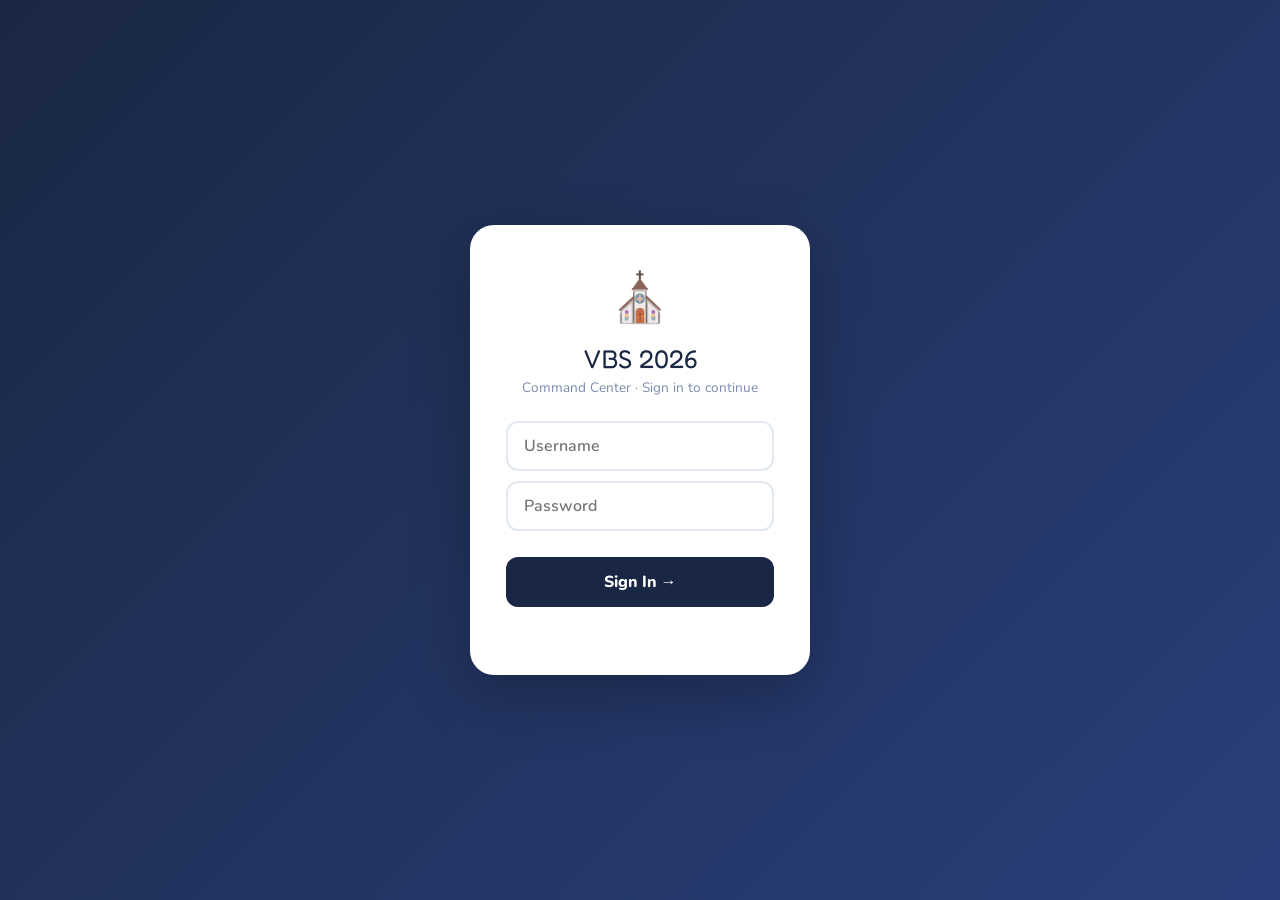
<file: Volunteer_Cards.html>
<!DOCTYPE html>
<html lang="en">
<head>
<meta charset="UTF-8">
<meta name="viewport" content="width=device-width,initial-scale=1">
<title>VBS 2026 — Volunteer ID Cards</title>
<script>
// ── Auth gate: require Command Center session ──
(function() {
  var token = sessionStorage.getItem('vbs_token');
  if (!token) { window.location.href = 'index.html'; return; }
  fetch('https://pypaonline.org/vbs/api.php?action=validateToken&token=' + encodeURIComponent(token) + '&t=' + Date.now())
    .then(function(r) { return r.json(); })
    .then(function(json) {
      if (json.status !== 'ok') window.location.href = 'index.html';
    })
    .catch(function() {});
})();
</script>
<style>
* { margin:0; padding:0; box-sizing:border-box; }
body { font-family:'Segoe UI',Arial,sans-serif; background:#1a1a2e; padding:24px; }
.controls {
  background:rgba(255,255,255,.09); border:1px solid rgba(255,255,255,.15);
  color:white; padding:16px 24px; border-radius:16px; margin-bottom:16px;
  display:flex; align-items:center; justify-content:space-between; flex-wrap:wrap; gap:12px;
}
.controls h1 { font-size:1.1rem; font-weight:800; }
.controls p  { font-size:.73rem; opacity:.6; margin-top:2px; }
.btn-print {
  background:linear-gradient(135deg,#F5B800,#F97316); color:#1A2744;
  border:none; border-radius:99px; padding:11px 28px;
  font-size:.88rem; font-weight:900; cursor:pointer;
  box-shadow:0 4px 15px rgba(245,184,0,.4); transition:all .2s;
}
.btn-print:hover { transform:scale(1.05); }
.stat-pill { background:rgba(255,255,255,.12); border-radius:99px; padding:4px 14px; font-size:.78rem; font-weight:700; }
.stats { display:flex; gap:8px; flex-wrap:wrap; align-items:center; }
.filter-bar {
  background:rgba(255,255,255,.07); border:1px solid rgba(255,255,255,.12);
  border-radius:14px; padding:14px 20px; margin-bottom:20px;
  display:flex; flex-wrap:wrap; gap:12px; align-items:flex-end;
}
.filter-group { display:flex; flex-direction:column; gap:5px; }
.filter-label { font-size:.68rem; font-weight:800; color:rgba(255,255,255,.6); text-transform:uppercase; letter-spacing:.4px; }
.search-input {
  background:rgba(255,255,255,.12); border:1px solid rgba(255,255,255,.2);
  border-radius:8px; padding:7px 12px; color:white; font-size:.82rem; width:220px; outline:none;
}
.search-input::placeholder { color:rgba(255,255,255,.4); }
.group-pills { display:flex; gap:6px; flex-wrap:wrap; }
.gpill { padding:5px 14px; border-radius:99px; font-size:.72rem; font-weight:800; cursor:pointer; border:2px solid transparent; transition:all .15s; color:white; opacity:.55; }
.gpill:hover { opacity:.8; }
.gpill.active { opacity:1; border-color:rgba(255,255,255,.6); }
.gp-all{background:#334155;} .gp-activities{background:#26C6DA;} .gp-decoration{background:#FF7043;}
.gp-crafts{background:#9C6FDE;} .gp-worship{background:#F48FB1;color:#4A0020;}
.gp-registration{background:#66BB6A;} .gp-media{background:#42A5F5;}
.gp-curriculum{background:#FFB300;color:#3D2000;} .gp-food{background:#FF9800;color:#3D1A00;}
.gp-medical{background:#F06292;color:#3D0020;} .gp-other{background:#78909C;}
.btn-select { background:rgba(255,255,255,.12); color:white; border:1.5px solid rgba(255,255,255,.25); border-radius:8px; padding:7px 14px; font-size:.78rem; font-weight:800; cursor:pointer; transition:all .15s; white-space:nowrap; }
.btn-select.on { background:rgba(245,184,0,.25); border-color:#F5B800; color:#F5B800; }
.btn-clear-sel { background:rgba(239,68,68,.2); color:#FCA5A5; border:1.5px solid rgba(239,68,68,.4); border-radius:8px; padding:7px 14px; font-size:.78rem; font-weight:800; cursor:pointer; }
.sel-info { background:rgba(245,184,0,.15); border:1px solid rgba(245,184,0,.3); border-radius:10px; padding:10px 16px; margin-bottom:14px; display:none; align-items:center; justify-content:space-between; flex-wrap:wrap; gap:8px; }
.sel-info.show { display:flex; }
.sel-count { font-size:.85rem; font-weight:800; color:#F5B800; }
.sel-names { font-size:.72rem; color:rgba(255,255,255,.6); flex:1; }
.card-grid { display:grid; grid-template-columns:repeat(3,1fr); }
.card-wrap { padding:10px; position:relative; cursor:default; }
.card-wrap.hidden { display:none !important; }
.cut-row.hidden   { display:none !important; }
.card-wrap.selectable { cursor:pointer; }
.card-wrap.selectable:hover .id-card { box-shadow:0 8px 32px rgba(245,184,0,.4); transform:scale(1.01); }
.card-wrap.selectable .id-card { transition:all .15s; }
.card-wrap.selected .id-card { box-shadow:0 0 0 3px #F5B800,0 8px 24px rgba(245,184,0,.4) !important; }
.card-wrap.selected .sel-check { display:flex !important; }
.sel-check { display:none; position:absolute; top:16px; left:16px; z-index:10; width:24px; height:24px; border-radius:50%; background:#F5B800; color:#1A2744; align-items:center; justify-content:center; font-size:.75rem; font-weight:900; box-shadow:0 2px 8px rgba(0,0,0,.3); }
.cut-col { position:absolute; right:0; top:10px; bottom:10px; border-right:1.5px dashed rgba(255,255,255,.3); }
.cut-row { grid-column:1/-1; height:22px; display:flex; align-items:center; justify-content:center; color:rgba(255,255,255,.45); font-size:.6rem; letter-spacing:1px; gap:8px; }
.cut-row::before,.cut-row::after { content:''; flex:1; border-top:1.5px dashed rgba(255,255,255,.3); }
.id-card { background:white; border-radius:14px; width:100%; aspect-ratio:3.375/2.125; display:flex; flex-direction:column; position:relative; overflow:hidden; box-shadow:0 8px 32px rgba(0,0,0,.45); }
.card-bg { position:absolute; inset:0; z-index:0; background:
    radial-gradient(ellipse 80% 80% at 105% 105%, rgba(0,173,239,.15) 0%, transparent 55%),
    radial-gradient(ellipse 60% 50% at -5% -10%, rgba(79,70,229,.10) 0%, transparent 50%),
    linear-gradient(150deg,#eef4ff 0%,#fefeff 55%,#f5f0ff 100%); }
.card-bg::after {
  content:''; position:absolute; inset:0;
  background-image:url("data:image/svg+xml,%3Csvg xmlns='http://www.w3.org/2000/svg' width='60' height='60'%3E%3Ccircle cx='30' cy='30' r='20' fill='none' stroke='rgba(0,173,239,.06)' stroke-width='1.5'/%3E%3Ccircle cx='30' cy='30' r='8' fill='rgba(79,70,229,.04)'/%3E%3C/svg%3E");
  background-size:60px 60px;
}
.card-ribbon { position:relative; z-index:4; flex-shrink:0; padding:5px 12px; display:flex; align-items:center; justify-content:space-between; background:linear-gradient(90deg,#00ADEF,#1D4ED8); }
.rb-vbs { font-size:.55rem; font-weight:900; color:rgba(255,255,255,.95); letter-spacing:.4px; line-height:1.4; }
.rb-vbs span { display:block; font-size:.42rem; color:rgba(255,255,255,.7); font-weight:700; letter-spacing:.2px; }
.rb-orgs { display:flex; gap:5px; align-items:center; }
.rb-org { font-size:.42rem; font-weight:900; color:rgba(255,255,255,.9); background:rgba(255,255,255,.2); border-radius:4px; padding:2px 7px; letter-spacing:.3px; text-transform:uppercase; }
.card-right {
  position:absolute; right:0; top:0; bottom:0; width:80px; z-index:3;
  background:linear-gradient(180deg,rgba(0,173,239,.08) 0%,rgba(79,70,229,.12) 100%);
  display:flex; align-items:center; justify-content:center;
  font-size:2.2rem; pointer-events:none; opacity:.45;
}
.card-body { position:relative; z-index:2; flex:1; padding:8px 90px 5px 14px; display:flex; flex-direction:column; justify-content:center; gap:4px; }
.vol-badge { display:inline-flex; align-items:center; gap:4px; border-radius:99px; padding:2px 10px; font-size:.52rem; font-weight:900; text-transform:uppercase; letter-spacing:.5px; align-self:flex-start; margin-bottom:2px; }
.vol-name { font-size:clamp(1.1rem,3.6vw,1.5rem); font-weight:900; color:#1A2744; line-height:1.1; overflow:hidden; display:-webkit-box; -webkit-line-clamp:2; line-clamp:2; -webkit-box-orient:vertical; }
.verse-strip { position:relative; z-index:2; flex-shrink:0; background:rgba(0,68,139,.06); border-top:1px solid rgba(0,68,139,.1); padding:4px 14px; }
.verse-text { font-size:.44rem; font-style:italic; color:#1D4ED8; font-weight:600; line-height:1.35; }
.verse-ref  { font-size:.4rem; font-weight:800; color:#3730A3; text-transform:uppercase; letter-spacing:.3px; margin-top:1px; }
.card-footer { position:relative; z-index:2; flex-shrink:0; background:rgba(0,0,0,.04); border-top:1px solid rgba(0,0,0,.06); padding:2px 12px; font-size:.4rem; color:#9CA3AF; font-weight:700; text-align:center; text-transform:uppercase; letter-spacing:.4px; }
@media print {
  *{-webkit-print-color-adjust:exact!important;print-color-adjust:exact!important;color-adjust:exact!important;}
  body{background:white!important;padding:4mm;}
  .controls,.filter-bar,.sel-info{display:none!important;}
  .sel-check{display:none!important;}
  .card-wrap{cursor:default!important;padding:6px;}
  .card-wrap.hidden,.cut-row.hidden{display:none!important;}
  .id-card{box-shadow:none!important;border:1px solid #e5e7eb;}
  .card-bg{background:
    radial-gradient(ellipse 80% 80% at 105% 105%, rgba(0,173,239,.12) 0%, transparent 55%),
    linear-gradient(150deg,#f0f4ff 0%,#fefeff 60%,#f8f0ff 100%)!important;}
  .card-ribbon{background:linear-gradient(90deg,#00ADEF,#1D4ED8)!important;}
  .card-right{opacity:.4;}
  .vol-badge{-webkit-print-color-adjust:exact;print-color-adjust:exact;}
  .cut-row{color:#bbb;}
  .cut-row::before,.cut-row::after{border-top-color:#ccc;}
  .cut-col{border-right-color:#ccc!important;}
  body.printing-selection #card-grid{display:none!important;}
  #print-container{display:grid!important;grid-template-columns:repeat(3,1fr);}
  body:not(.printing-selection) #print-container{display:none!important;}
  @page{size:A4 landscape;margin:6mm;}
}
</style>
</head>
<body>

<div class="controls">
  <div>
    <h1>🙋 VBS 2026 — Volunteer ID Cards</h1>
    <p>Rainforest Falls · India Christian Assembly NJ · July 9–11, 2026</p>
  </div>
  <div class="stats">
    <span id="stats-bar" style="display:contents"></span>
    <button class="btn-print" onclick="doPrint()" id="btn-print">✂️ Print Cards</button>
  </div>
</div>

<div class="filter-bar">
  <div class="filter-group">
    <div class="filter-label">Search by Name</div>
    <input class="search-input" id="search-input" type="text" placeholder="Type a name…" oninput="applyFilters()">
  </div>
  <div class="filter-group">
    <div class="filter-label">Filter by Team</div>
    <div class="group-pills">
      <span class="gpill gp-all active"          onclick="setTeam('all',this)">All</span>
      <span class="gpill gp-activities"           onclick="setTeam('activities',this)">🏃 Activities</span>
      <span class="gpill gp-decoration"           onclick="setTeam('decoration',this)">🎨 Decoration</span>
      <span class="gpill gp-crafts"               onclick="setTeam('crafts',this)">✂️ Crafts</span>
      <span class="gpill gp-worship"              onclick="setTeam('worship',this)">🎵 Worship</span>
      <span class="gpill gp-registration"         onclick="setTeam('registration',this)">📋 Registration</span>
      <span class="gpill gp-media"                onclick="setTeam('media',this)">🎥 Media</span>
      <span class="gpill gp-curriculum"           onclick="setTeam('curriculum',this)">📖 Curriculum</span>
      <span class="gpill gp-food"                 onclick="setTeam('food',this)">🍱 Food</span>
      <span class="gpill gp-medical"              onclick="setTeam('medical',this)">🏥 Medical</span>
      <span class="gpill gp-other"                onclick="setTeam('other',this)">⭐ Other</span>
    </div>
  </div>
  <div class="filter-group" style="margin-left:auto">
    <div class="filter-label">Select to Print</div>
    <div style="display:flex;gap:8px">
      <button class="btn-select" id="btn-select" onclick="toggleSelectMode()">☐ Select Mode</button>
      <button class="btn-clear-sel" onclick="clearSelection()">✕ Clear</button>
      <button id="clear-all-btn" onclick="clearAllFilters()" style="display:none;padding:7px 14px;background:rgba(245,184,0,.2);color:#F5B800;border:1.5px solid rgba(245,184,0,.4);border-radius:8px;font-size:.78rem;font-weight:800;cursor:pointer">⚡ Clear Filters</button>
    </div>
  </div>
</div>

<div class="sel-info" id="sel-info">
  <span class="sel-count" id="sel-count">0 cards selected</span>
  <span class="sel-names" id="sel-names">Click cards to select them for printing</span>
  <button class="btn-print" onclick="doPrint()" style="padding:6px 18px;font-size:.78rem">🖨️ Print Selected</button>
</div>

<div class="card-grid" id="card-grid">
  <div style="grid-column:1/-1;padding:60px;text-align:center;color:rgba(255,255,255,.5)">⏳ Loading volunteers…</div>
</div>

<script>
const CSV_URL = 'https://docs.google.com/spreadsheets/d/e/2PACX-1vT1qao6oa4ze6Hzmy6q6DeltkBWYzgr8Dtp29zYROsFbjpxpOqNveYjU2cNbSbIVAfduJEYsrXh1v83/pub?output=csv';

let activeTeam = 'all';
let selectMode = false;

const TEAMS = [
  { id:'activities',    emoji:'🏃', roleKey:['Recreation','Activities','Games'],          color:'#26C6DA' },
  { id:'decoration',    emoji:'🎨', roleKey:['Decoration'],                              color:'#FF7043' },
  { id:'crafts',        emoji:'✂️', roleKey:['Arts and Crafts','Crafts'],                color:'#9C6FDE' },
  { id:'worship',       emoji:'🎵', roleKey:['Worship Team','Praise','Worship'],         color:'#E91E8C' },
  { id:'registration',  emoji:'📋', roleKey:['Registration'],                            color:'#66BB6A' },
  { id:'media',         emoji:'🎥', roleKey:['Media'],                                   color:'#42A5F5' },
  { id:'curriculum',    emoji:'📖', roleKey:['Bible Lessons','Curriculum','Lesson'],     color:'#FFB300' },
  { id:'food',          emoji:'🍱', roleKey:['Food'],                                    color:'#FF9800' },
  { id:'medical',       emoji:'🏥', roleKey:['Medical Team','Medical'],                  color:'#F06292' },
];
const TEAM_LABELS = { activities:'Activities & Games', decoration:'Decoration', crafts:'Crafts', worship:'VBS Worship', registration:'Registration', media:'Media', curriculum:'Curriculum', food:'Food', medical:'Medical Team', other:'Volunteer' };
const VERSE = { text:'"Whatever you do, work at it with all your heart, as working for the Lord."', ref:'Colossians 3:23' };

function parseCSVLine(l){const r=[];let c='',q=false;for(let i=0;i<l.length;i++){const ch=l[i];if(ch==='"'){q=!q;}else if(ch===','&&!q){r.push(c.trim());c='';}else{c+=ch;}}r.push(c.trim());return r;}
function parseCSV(t){const lines=t.trim().split('\n');const h=parseCSVLine(lines[0]).map(x=>x.replace(/^"|"$/g,'').trim());return lines.slice(1).map(l=>{const v=parseCSVLine(l),o={};h.forEach((k,i)=>o[k]=(v[i]||'').replace(/^"|"$/g,'').trim());return o;});}
function esc(s){if(!s)return'';return s.replace(/&/g,'&amp;').replace(/</g,'&lt;').replace(/>/g,'&gt;');}

function getField(row) {
  var keys = Array.prototype.slice.call(arguments, 1);
  for (var i = 0; i < keys.length; i++) {
    var found = Object.keys(row).find(function(h){ return h.toLowerCase().includes(keys[i].toLowerCase()); });
    if (found && row[found]) return row[found];
  }
  return '';
}

function getTeam(roles) {
  for (var t of TEAMS) {
    for (var r of roles) {
      for (var k of t.roleKey) {
        if (r.toLowerCase().includes(k.toLowerCase())) return t.id;
      }
    }
  }
  return 'other';
}

function extractVols(rows) {
  var seen = new Set();
  return rows.map(function(r) {
    var name = getField(r, "what's your name", 'name');
    if (!name || seen.has(name.toLowerCase())) return null;
    seen.add(name.toLowerCase());
    var roles = getField(r, 'type of volunteer', 'volunteer work').split(',').map(function(s){ return s.trim(); }).filter(Boolean);
    return { name: name.trim(), team: getTeam(roles), roles: roles };
  }).filter(Boolean).sort(function(a,b){ return a.name.localeCompare(b.name); });
}

const LABEL_OVERRIDES = {
  'anit mathew': { label: 'Servants of All', color: '#8B5CF6', emoji: '🤝' },
  'feba thomas': { label: 'Servants of All', color: '#8B5CF6', emoji: '🤝' },
};

function buildCard(vol) {
  var override  = LABEL_OVERRIDES[vol.name.toLowerCase()];
  var teamLabel = override ? override.label : (TEAM_LABELS[vol.team] || 'Volunteer');
  var teamObj   = TEAMS.find(function(t){ return t.id === vol.team; });
  var teamColor = override ? override.color : (teamObj ? teamObj.color : '#64748B');
  var teamEmoji = override ? override.emoji : ((TEAMS.find(function(t){ return t.id === vol.team; }) || {}).emoji || '🙋');
  return '<div class="id-card">' +
    '<div class="card-bg"></div>' +
    '<div class="card-right" style="background:linear-gradient(180deg,'+teamColor+'18 0%,'+teamColor+'28 100%)"><span style="font-size:2rem;filter:drop-shadow(0 2px 4px rgba(0,0,0,.15))">'+teamEmoji+'</span></div>' +
    '<div class="card-ribbon">' +
      '<div class="rb-vbs" style="display:flex;align-items:center;gap:6px"><img src="[data-uri]" style="height:28px;width:28px;object-fit:contain;flex-shrink:0" alt="Rainforest Falls"><span style="display:flex;flex-direction:column">VBS 2026 — Rainforest Falls<span style="font-size:.42rem;color:rgba(255,255,255,.7);font-weight:700;letter-spacing:.2px">India Christian Assembly NJ</span></span></div>' +
      '<div class="rb-orgs"><span class="rb-org">ICANJ</span><span class="rb-org">PYPA</span></div>' +
    '</div>' +
    '<div class="card-body">' +
      '<div style="font-size:.75rem;font-weight:900;color:'+teamColor+';text-transform:uppercase;letter-spacing:1.5px;margin-bottom:2px">🙋 Volunteer</div>' +
      '<div class="vol-name">'+esc(vol.name)+'</div>' +
      (override ? '<div style="display:flex;flex-wrap:wrap;gap:3px;margin-top:6px"><span style="font-size:.42rem;font-weight:800;background:'+teamColor+'22;color:'+teamColor+';border-radius:4px;padding:1px 6px;text-transform:uppercase;letter-spacing:.3px">'+esc(override.label)+'</span></div>' :
        (vol.roles.length > 0 ? '<div style="display:flex;flex-wrap:wrap;gap:3px;margin-top:6px">' +
          vol.roles.map(function(r){ return '<span style="font-size:.42rem;font-weight:800;background:#F1F5F9;color:#475569;border-radius:4px;padding:1px 6px;text-transform:uppercase;letter-spacing:.3px">'+esc(r)+'</span>'; }).join('') +
        '</div>' : '')) +
    '</div>' +
    '<div class="verse-strip">' +
      '<div class="verse-text">'+VERSE.text+'</div>' +
      '<div class="verse-ref">— '+VERSE.ref+'</div>' +
    '</div>' +
    '<div class="card-footer">INDIA CHRISTIAN ASSEMBLY NJ &amp; PYPA EASTERN REGION · JULY 9–11, 2026</div>' +
  '</div>';
}

function toggleCard(wrap) {
  if (!selectMode) return;
  wrap.classList.toggle('selected');
  updateSelInfo();
}

function toggleSelectMode() {
  selectMode = !selectMode;
  document.getElementById('btn-select').classList.toggle('on', selectMode);
  document.getElementById('btn-select').textContent = selectMode ? '☑ Select Mode ON' : '☐ Select Mode';
  document.querySelectorAll('.card-wrap').forEach(function(w){ w.classList.toggle('selectable', selectMode); });
  if (!selectMode) clearSelection();
  updateSelInfo();
}

function clearSelection() {
  document.querySelectorAll('.card-wrap.selected').forEach(function(w){ w.classList.remove('selected'); });
  updateSelInfo();
}

function updateSelInfo() {
  var selected = document.querySelectorAll('.card-wrap.selected');
  var info = document.getElementById('sel-info');
  if (selectMode) {
    info.classList.add('show');
    document.getElementById('sel-count').textContent = selected.length + ' card' + (selected.length !== 1 ? 's' : '') + ' selected';
    var nameList = Array.from(selected).map(function(w){ return w.dataset.name; }).filter(Boolean).join(', ');
    document.getElementById('sel-names').textContent = nameList || 'Click cards to select them for printing';
  } else {
    info.classList.remove('show');
  }
  applyFilters();
}

function setTeam(team, el) {
  activeTeam = team;
  document.querySelectorAll('.gpill').forEach(function(p){ p.classList.remove('active'); });
  el.classList.add('active');
  applyFilters();
}

function applyFilters() {
  var query = document.getElementById('search-input').value.toLowerCase().trim();
  document.querySelectorAll('.card-wrap').forEach(function(w) {
    var nameMatch = !query || (w.dataset.name||'').toLowerCase().includes(query);
    var teamMatch = activeTeam === 'all' || w.dataset.team === activeTeam;
    w.classList.toggle('hidden', !(nameMatch && teamMatch));
  });
  var grid = document.getElementById('card-grid');
  var children = Array.from(grid.children);
  children.forEach(function(el) {
    if (el.classList.contains('cut-row')) {
      var idx = children.indexOf(el);
      var nextCards = children.slice(idx+1, idx+4).filter(function(c){ return c.classList.contains('card-wrap'); });
      el.classList.toggle('hidden', nextCards.length > 0 && nextCards.every(function(c){ return c.classList.contains('hidden'); }));
    }
  });
  var visible  = document.querySelectorAll('.card-wrap:not(.hidden)').length;
  var total    = document.querySelectorAll('.card-wrap').length;
  var selected = document.querySelectorAll('.card-wrap.selected').length;
  var fc = document.getElementById('filter-count');
  if (fc) fc.textContent = visible + ' of ' + total + ' shown';
  var printCount = selected > 0 ? selected : visible;
  var label = selected > 0 ? '🖨️ Print '+printCount+' Selected' : '✂️ Print '+printCount+' Card'+(printCount!==1?'s':'');
  document.querySelectorAll('.btn-print').forEach(function(b){ b.textContent = label; });
  var clearAll = document.getElementById('clear-all-btn');
  if (clearAll) clearAll.style.display = (query || activeTeam !== 'all') ? 'inline-flex' : 'none';
}

function clearAllFilters() {
  document.getElementById('search-input').value = '';
  activeTeam = 'all';
  document.querySelectorAll('.gpill').forEach(function(p){ p.classList.remove('active'); });
  document.querySelector('.gp-all').classList.add('active');
  applyFilters();
}

function buildPrintContainer(cards) {
  var existing = document.getElementById('print-container');
  if (existing) existing.remove();
  var container = document.createElement('div');
  container.id = 'print-container';
  cards.forEach(function(w, i) {
    if (i > 0 && i % 3 === 0) {
      var cut = document.createElement('div'); cut.className = 'cut-row';
      cut.textContent = '✂ ─ ─ ─ ─ ─ cut here ─ ─ ─ ─ ─ ✂';
      container.appendChild(cut);
    }
    var wrap = document.createElement('div'); wrap.className = 'card-wrap';
    if ((i+1) % 3 !== 0 && i !== cards.length-1) {
      var col = document.createElement('div'); col.className = 'cut-col'; wrap.appendChild(col);
    }
    wrap.appendChild(w.querySelector('.id-card').cloneNode(true));
    container.appendChild(wrap);
  });
  return container;
}

function doPrint() {
  var selected = Array.from(document.querySelectorAll('.card-wrap.selected'));
  var visible  = Array.from(document.querySelectorAll('.card-wrap:not(.hidden)'));
  var toPrint  = selected.length > 0 ? selected : visible;
  if (!toPrint.length) { alert('No cards to print.'); return; }
  var container = buildPrintContainer(toPrint);
  document.body.appendChild(container);
  document.body.classList.add('printing-selection');
  setTimeout(function() {
    window.print();
    setTimeout(function() {
      document.body.classList.remove('printing-selection');
      container.remove();
    }, 500);
  }, 50);
}

async function load() {
  try {
    var vols = extractVols(parseCSV(await (await fetch(CSV_URL + '&t=' + Date.now())).text()));
    document.getElementById('stats-bar').innerHTML =
      '<span class="stat-pill">'+vols.length+' volunteers</span>' +
      '<span id="filter-count" class="stat-pill">'+vols.length+' shown</span>';
    var html = '';
    for (var i = 0; i < vols.length; i++) {
      if (i > 0 && i % 3 === 0) html += '<div class="cut-row">✂ ─ ─ ─ ─ ─ cut here ─ ─ ─ ─ ─ ✂</div>';
      var cutCol = (i % 3) < 2 ? '<div class="cut-col"></div>' : '';
      html += '<div class="card-wrap" data-name="'+esc(vols[i].name)+'" data-team="'+vols[i].team+'" onclick="toggleCard(this)">'+cutCol+'<div class="sel-check">✓</div>'+buildCard(vols[i])+'</div>';
    }
    document.getElementById('card-grid').innerHTML = html;
    applyFilters();
  } catch(e) {
    document.getElementById('card-grid').innerHTML = '<div style="color:#FCA5A5;padding:40px;text-align:center;grid-column:1/-1">⚠️ '+e.message+'</div>';
  }
}
load();
</script>
</body>
</html>
</file>
<file: shared.css>
/* ══════════════════════════════════════
   shared.css — Design tokens + all shared styles
   Edit this file to change colours, fonts, layout
   that affects BOTH tabs.
══════════════════════════════════════ */

/* ── Design Tokens ── */
:root {
  --navy:    #1A2744;
  --navy2:   #2A3F7A;
  --sun:     #FFD84D;
  --sky:     #4FC3F7;
  --grass:   #66BB6A;
  --coral:   #FF7043;
  --purple:  #9C6FDE;
  --teal:    #26C6DA;
  --pink:    #F48FB1;
  --amber:   #FFB300;
  --indigo:  #5C6BC0;
  --page-bg: #F0F7FF;
  --card-bg: #FFFFFF;
  --border:  #E4EDF8;
  --muted:   #7A8BAD;
  --green:   #4ADE80;
}

*, *::before, *::after { box-sizing: border-box; margin: 0; padding: 0; }
html { font-size: 16px; }
body {
  font-family: 'Nunito', sans-serif;
  background: var(--page-bg);
  color: var(--navy);
  min-height: 100vh;
  -webkit-font-smoothing: antialiased;
}

/* ── Header ── */
.site-header {
  background: linear-gradient(135deg, var(--navy) 0%, var(--navy2) 100%);
  padding: 16px 24px;
  display: flex; flex-wrap: wrap; align-items: center;
  justify-content: space-between; gap: 12px;
  position: relative; overflow: hidden;
}
.site-header::before {
  content: '⛪🌟✝️🎉🌈';
  position: absolute; right: 20px; top: 50%; transform: translateY(-50%);
  font-size: 20px; letter-spacing: 6px; opacity: .12; pointer-events: none;
}
.site-title { font-family: 'Fredoka One', cursive; font-size: clamp(1.2rem,3vw,1.9rem); color: var(--sun); line-height: 1.1; }
.site-sub   { color: #A8C4E8; font-size: .78rem; margin-top: 3px; }
.header-right { display: flex; align-items: center; gap: 8px; flex-shrink: 0; }

.live-badge {
  display: inline-flex; align-items: center; gap: 5px;
  background: rgba(74,222,128,.15); border: 1px solid rgba(74,222,128,.3);
  color: var(--green); font-size: .65rem; font-weight: 800; letter-spacing: .5px;
  padding: 4px 10px; border-radius: 99px;
}
.live-badge::before {
  content: ''; width: 6px; height: 6px; border-radius: 50%; flex-shrink: 0;
  background: var(--green); animation: blink 1.4s ease-in-out infinite;
}
@keyframes blink { 0%,100%{opacity:1} 50%{opacity:.2} }

.ts { color: #A8C4E8; font-size: .7rem; white-space: nowrap; }
.btn-refresh {
  background: var(--sun); border: none; color: var(--navy);
  font-family: 'Nunito', sans-serif; font-size: .78rem; font-weight: 800;
  padding: 6px 14px; border-radius: 99px; cursor: pointer;
  transition: transform .15s, box-shadow .15s;
}
.btn-refresh:hover { transform: scale(1.05); box-shadow: 0 4px 12px rgba(255,216,77,.4); }

/* ── Tab Bar ── */
.tab-bar {
  background: var(--navy);
  border-bottom: 1px solid rgba(255,255,255,.08);
  display: flex; padding: 0 24px; gap: 4px; overflow-x: auto;
}
.tab-btn {
  background: none; border: none; border-bottom: 3px solid transparent;
  color: #A8C4E8; font-family: 'Nunito', sans-serif; font-size: .85rem; font-weight: 700;
  padding: 12px 18px; cursor: pointer; white-space: nowrap;
  transition: color .15s, border-color .15s;
}
.tab-btn:hover  { color: #E2EAF4; }
.tab-btn.active { color: var(--sun); border-bottom-color: var(--sun); }

/* ── Panels ── */
.panel { display: none; background: var(--page-bg); }
.panel.active { display: block; }

/* ── Layout ── */
.page  { max-width: 1100px; margin: 0 auto; padding: 24px 16px 48px; }
.grid2 { display: grid; grid-template-columns: 1fr 1fr; gap: 18px; margin-bottom: 18px; }
.span2 { grid-column: 1 / -1; }

/* ── Stat Cards ── */
.stat-row { display: grid; grid-template-columns: repeat(4, 1fr); gap: 14px; margin-bottom: 24px; }
.stat-row.five { grid-template-columns: repeat(5, 1fr); }
.stat-card {
  background: var(--card-bg); border-radius: 18px;
  padding: 20px 16px; text-align: center;
  box-shadow: 0 4px 18px rgba(26,39,68,.07);
  border-top: 4px solid var(--sky);
  transition: transform .2s;
}
.stat-card:hover { transform: translateY(-3px); }
.sc-coral  { border-top-color: var(--coral)  !important; }
.sc-grass  { border-top-color: var(--grass)  !important; }
.sc-purple { border-top-color: var(--purple) !important; }
.sc-amber  { border-top-color: var(--amber)  !important; }
.sc-indigo { border-top-color: var(--indigo) !important; }
.sc-teal   { border-top-color: var(--teal)   !important; }
.stat-n { font-family:'Fredoka One',cursive; font-size:clamp(1.8rem,5vw,2.6rem); line-height:1; color:var(--navy); }
.stat-l { font-size:.72rem; font-weight:700; color:var(--muted); text-transform:uppercase; letter-spacing:.8px; margin-top:5px; }
.stat-e { font-size:1.3rem; margin-bottom:6px; }

/* ── Card ── */
.card { background: var(--card-bg); border-radius: 18px; padding: 20px; box-shadow: 0 4px 18px rgba(26,39,68,.07); }
.card-title {
  font-family: 'Fredoka One', cursive; font-size: 1.2rem;
  color: var(--navy); margin-bottom: 14px;
  display: flex; align-items: center; gap: 8px;
}

/* ── Bar Chart Rows ── */
.bar-row   { display:flex; align-items:center; gap:10px; margin-bottom:12px; }
.bar-lbl   { font-weight:700; font-size:.82rem; width:110px; color:var(--navy); flex-shrink:0; }
.bar-track { flex:1; background:#EEF3FB; border-radius:30px; height:24px; overflow:hidden; }
.bar-fill  { height:100%; border-radius:30px; display:flex; align-items:center; padding-left:8px; font-size:.72rem; font-weight:800; color:white; min-width:32px; transition:width 1s ease; }
.bar-n     { font-family:'Fredoka One',cursive; font-size:1rem; color:var(--navy); width:24px; text-align:right; flex-shrink:0; }

/* ── Donut ── */
.donut-wrap { display:flex; align-items:center; justify-content:center; gap:20px; padding:8px 0; }
.legend     { display:flex; flex-direction:column; gap:9px; }
.legend-row { display:flex; align-items:center; gap:7px; font-weight:700; font-size:.85rem; }
.legend-dot { width:12px; height:12px; border-radius:50%; }

/* ── Person Cards (families + volunteers) ── */
.person-list { display:flex; flex-direction:column; gap:10px; margin-top:14px; }
.person-card { border:2px solid var(--border); border-radius:14px; padding:14px 16px; }

.fam-row   { display:flex; align-items:center; justify-content:space-between; gap:10px; }
.fam-name  { font-weight:800; font-size:.9rem; }
.fam-sub   { font-size:.74rem; color:var(--muted); margin-top:2px; }
.fam-count { background:var(--navy); color:var(--sun); font-family:'Fredoka One',cursive; font-size:1rem; padding:5px 12px; border-radius:30px; white-space:nowrap; }

.vol-top   { display:flex; align-items:flex-start; justify-content:space-between; gap:8px; margin-bottom:10px; flex-wrap:wrap; }
.vol-name  { font-weight:800; font-size:.9rem; color:var(--navy); }
.vol-email { font-size:.72rem; color:var(--muted); margin-top:2px; }
.vol-ts    { font-size:.66rem; color:#94a3b8; margin-top:2px; font-family: monospace; }

.badge   { display:inline-flex; align-items:center; gap:4px; padding:3px 10px; border-radius:99px; font-size:.68rem; font-weight:800; flex-shrink:0; }
.b-lead  { background:rgba(255,179,0,.12);  color:#b45309; border:1px solid rgba(255,179,0,.35); }
.b-asst  { background:rgba(79,195,247,.12); color:#0369a1; border:1px solid rgba(79,195,247,.35); }
.b-tbd   { background:rgba(156,111,222,.12);color:var(--purple); border:1px solid rgba(156,111,222,.3); }
.b-new   { background:rgba(74,222,128,.15); color:#15803d; border:1px solid rgba(74,222,128,.4); }

.person-card-new { border-color: rgba(74,222,128,.5); background: #F0FDF4; }

.tag-row { display:flex; flex-wrap:wrap; gap:5px; margin-bottom:8px; }
.tag     { display:inline-block; background:#F0F7FF; border:1px solid var(--border); border-radius:8px; padding:2px 8px; font-size:.68rem; font-weight:700; color:var(--navy); }
.vol-foot { display:flex; flex-wrap:wrap; gap:6px; align-items:center; }
.vol-loc  { font-size:.68rem; color:var(--muted); }
.age-chip { font-size:.68rem; font-weight:700; padding:2px 9px; border-radius:99px; background:#EEF3FB; color:var(--navy); border:1px solid var(--border); }

/* ── Pills ── */
.pill-section-lbl { font-size:.7rem; font-weight:800; color:var(--muted); text-transform:uppercase; letter-spacing:.5px; margin-bottom:8px; }
.pill-row { display:flex; flex-wrap:wrap; gap:7px; margin-bottom:14px; }
.pill     { display:inline-flex; align-items:center; gap:5px; background:var(--card-bg); border:2px solid var(--border); border-radius:99px; padding:5px 12px; font-size:.78rem; font-weight:700; color:var(--navy); }
.pill-dot { width:8px; height:8px; border-radius:50%; flex-shrink:0; }
.pill-ct  { color:var(--muted); font-size:.7rem; }

/* ── Day Boxes ── */
.day-grid { display:grid; grid-template-columns:repeat(3,1fr); gap:12px; }
.day-box  { background:var(--page-bg); border:2px solid var(--border); border-radius:14px; padding:14px 12px; text-align:center; }
.day-lbl  { font-size:.65rem; font-weight:800; text-transform:uppercase; letter-spacing:.5px; color:var(--muted); }
.day-date { font-size:.74rem; color:var(--navy); margin:4px 0 8px; font-weight:700; }
.day-num  { font-family:'Fredoka One',cursive; font-size:2rem; line-height:1; }
.day-names{ font-size:.64rem; color:var(--muted); margin-top:6px; line-height:1.65; word-break:break-word; font-weight:600; }

/* ── Table ── */
.tbl-wrap  { overflow-x:auto; }
.tbl       { width:100%; border-collapse:collapse; font-size:.84rem; }
.tbl thead tr { background:var(--navy); color:white; }
.tbl th    { padding:9px 12px; text-align:left; font-weight:800; font-size:.72rem; text-transform:uppercase; letter-spacing:.4px; }
.tbl th:first-child { border-radius:10px 0 0 10px; }
.tbl th:last-child  { border-radius:0 10px 10px 0; }
.tbl tbody tr { border-bottom:1px solid var(--border); transition:background .12s; }
.tbl tbody tr:hover { background:#F5F9FF; }
.tbl td    { padding:9px 12px; vertical-align:middle; }
.chip   { display:inline-block; padding:2px 9px; border-radius:20px; font-size:.7rem; font-weight:700; color:white; }
.chip-m { background:#DBEAFE; color:#1E40AF; display:inline-block; padding:2px 8px; border-radius:20px; font-size:.7rem; font-weight:700; }
.chip-f { background:#FCE7F3; color:#9D174D; display:inline-block; padding:2px 8px; border-radius:20px; font-size:.7rem; font-weight:700; }

/* ── Search Bar ── */
.search-bar  { display:flex; align-items:center; gap:10px; flex-wrap:wrap; margin-bottom:16px; }
.search-wrap { position:relative; flex:1; min-width:200px; }
.search-icon { position:absolute; left:12px; top:50%; transform:translateY(-50%); font-size:.95rem; pointer-events:none; }
.search-input {
  width:100%; padding:9px 36px 9px 36px;
  border:2px solid var(--border); border-radius:99px;
  font-family:'Nunito',sans-serif; font-size:.85rem; font-weight:600;
  color:var(--navy); background:var(--page-bg);
  outline:none; transition:border-color .15s, box-shadow .15s;
}
.search-input:focus { border-color:var(--sky); box-shadow:0 0 0 3px rgba(79,195,247,.15); }
.search-input::placeholder { color:var(--muted); font-weight:600; }
.btn-clear {
  position:absolute; right:12px; top:50%; transform:translateY(-50%);
  background:none; border:none; cursor:pointer; font-size:.85rem;
  color:var(--muted); display:none; line-height:1; padding:2px 4px;
  border-radius:50%; transition:color .15s;
}
.btn-clear:hover { color:var(--coral); }
.btn-clear.vis   { display:block; }
.search-count         { font-size:.78rem; font-weight:700; color:var(--muted); white-space:nowrap; flex-shrink:0; }
.search-count strong  { color:var(--navy); font-family:'Fredoka One',cursive; font-size:.95rem; }
.no-results           { text-align:center; padding:32px 20px; color:var(--muted); font-weight:700; font-size:.9rem; }
.no-results .nr-icon  { font-size:2rem; margin-bottom:8px; }
mark { background:#FFF3CD; border-radius:3px; padding:0 2px; font-style:normal; }

/* ── T-Shirt Accordion ── */
.ts-accordion { background:var(--card-bg); border-radius:18px; box-shadow:0 4px 18px rgba(26,39,68,.07); margin-bottom:18px; overflow:hidden; }
.ts-header    { display:flex; align-items:center; justify-content:space-between; padding:18px 22px; cursor:pointer; user-select:none; transition:background .15s; }
.ts-header:hover { background:#F5F9FF; }
.ts-header-left { display:flex; align-items:center; gap:10px; }
.ts-title     { font-family:'Fredoka One',cursive; font-size:1.2rem; color:var(--navy); }
.ts-chevron   { font-size:.85rem; color:var(--muted); transition:transform .3s ease; display:inline-block; }
.ts-chevron.open { transform:rotate(180deg); }
.ts-body      { max-height:0; overflow:hidden; transition:max-height .4s ease, padding .3s ease; padding:0 22px; }
.ts-body.open { max-height:4000px; padding:0 22px 22px; }

.tshirt-total-badge { display:inline-flex; align-items:center; gap:5px; background:rgba(79,195,247,.12); border:1px solid rgba(79,195,247,.3); color:#0369a1; border-radius:99px; padding:4px 12px; font-size:.72rem; font-weight:800; }
.tshirt-summary     { display:grid; grid-template-columns:1fr 1fr; gap:24px; margin-bottom:4px; }
.tshirt-group-title { font-size:.68rem; font-weight:800; text-transform:uppercase; letter-spacing:.7px; color:var(--muted); margin-bottom:12px; display:flex; align-items:center; gap:7px; }
.tshirt-group-badge { border-radius:99px; padding:2px 9px; font-size:.65rem; font-weight:800; }
.tshirt-size-row    { display:flex; align-items:center; gap:10px; margin-bottom:9px; }
.tshirt-size-lbl    { font-weight:800; font-size:.72rem; color:var(--navy); min-width:110px; width:auto; flex-shrink:0; text-align:center; background:var(--page-bg); border:2px solid var(--border); border-radius:8px; padding:3px 8px; white-space:nowrap; }
.tshirt-bar-track   { flex:1; background:#EEF3FB; border-radius:30px; height:26px; overflow:hidden; }
.tshirt-bar-fill    { height:100%; border-radius:30px; display:flex; align-items:center; padding-left:10px; font-size:.72rem; font-weight:800; color:white; min-width:60px; transition:width 1s ease; }
.tshirt-bar-n       { font-family:'Fredoka One',cursive; font-size:1rem; color:var(--navy); width:22px; text-align:right; flex-shrink:0; }
.tshirt-divider     { border:none; border-top:2px dashed var(--border); margin:16px 0; }
.tshirt-grand       { display:flex; flex-wrap:wrap; gap:10px; margin-top:4px; }
.tshirt-grand-chip  { display:flex; flex-direction:column; align-items:center; background:var(--navy); border-radius:14px; padding:10px 16px; min-width:68px; flex:1; }
.gc-size    { font-size:.65rem; font-weight:800; color:#A8C4E8; text-transform:uppercase; letter-spacing:.5px; }
.gc-n       { font-family:'Fredoka One',cursive; font-size:1.7rem; color:var(--sun); line-height:1.1; }
.gc-sub     { font-size:.6rem; color:#A8C4E8; margin-top:2px; font-weight:700; }
.tshirt-waiting { text-align:center; padding:16px; color:var(--muted); font-size:.8rem; font-weight:700; }

/* ── Loading / Error ── */
.spin { animation:spin 1s linear infinite; display:inline-block; }
@keyframes spin { to { transform:rotate(360deg); } }
.loading-box { text-align:center; padding:40px; color:var(--muted); font-weight:700; }
.err-box     { background:#FFF0ED; border:2px solid var(--coral); border-radius:14px; padding:20px; color:var(--coral); font-weight:700; text-align:center; }

/* ── Responsive ── */
@media(max-width:860px){
  .stat-row      { grid-template-columns:repeat(2,1fr); }
  .stat-row.five { grid-template-columns:repeat(3,1fr); }
  .grid2         { grid-template-columns:1fr; }
  .span2         { grid-column:auto; }
}
@media(max-width:520px){
  .site-header   { padding:12px 14px; }
  .tab-bar       { padding:0 10px; }
  .tab-btn       { padding:10px 12px; font-size:.78rem; }
  .stat-row      { grid-template-columns:repeat(2,1fr); }
  .stat-row.five { grid-template-columns:repeat(2,1fr); }
  .stat-row.five .stat-card:last-child { grid-column:1/-1; }
  .day-grid      { grid-template-columns:1fr; gap:8px; }
  .day-box       { display:flex; align-items:center; gap:12px; text-align:left; padding:12px 14px; }
  .day-num       { font-size:1.6rem; min-width:36px; }
  .page          { padding:14px 12px 36px; }
  .card          { padding:16px 14px; }
}

/* ══════════════════════════════════════
   TEAM ROSTER SECTION
══════════════════════════════════════ */

/* Servant Leaders banner */
.servant-banner {
  background: linear-gradient(135deg, var(--navy) 0%, #2A3F7A 100%);
  border-radius: 18px; padding: 18px 22px;
  display: flex; align-items: center; justify-content: space-between;
  flex-wrap: wrap; gap: 12px; margin-bottom: 18px;
}
.servant-left   { display: flex; align-items: center; gap: 12px; }
.servant-crown  { font-size: 1.8rem; }
.servant-label  { font-size: .65rem; font-weight: 800; text-transform: uppercase;
                  letter-spacing: .7px; color: #A8C4E8; margin-bottom: 3px; }
.servant-names  { font-family: 'Fredoka One', cursive; font-size: 1.05rem; color: var(--sun); }
.servant-title  { font-size: .7rem; color: #A8C4E8; margin-top: 2px; font-weight: 600; font-style: italic; }

/* Team grid — 3 col desktop, 1 col mobile */
.team-grid { display: grid; grid-template-columns: repeat(3, 1fr); gap: 14px; margin-bottom: 18px; }

.team-card {
  background: var(--card-bg); border-radius: 16px;
  border: 2px solid var(--border);
  cursor: pointer; transition: transform .18s, box-shadow .18s, border-color .18s;
  overflow: hidden; display: flex; flex-direction: column;
}
.team-card:hover { transform: translateY(-3px); box-shadow: 0 8px 24px rgba(26,39,68,.12); }
.team-card.active { border-color: var(--sky); box-shadow: 0 0 0 3px rgba(79,195,247,.2); }

.team-card-header {
  padding: 14px 16px 10px; flex: 1;
  display: flex; align-items: flex-start; gap: 10px;
}
.team-icon  { font-size: 1.4rem; flex-shrink: 0; margin-top: 2px; }
.team-name  { font-family: 'Fredoka One', cursive; font-size: .92rem; color: var(--navy); line-height: 1.2; }
.team-leads { font-size: .67rem; color: var(--muted); margin-top: 3px; font-weight: 700; }

.team-count-pill {
  font-size: .68rem; font-weight: 800; padding: 2px 9px;
  border-radius: 99px; background: var(--page-bg);
  border: 1.5px solid; white-space: nowrap;
}
.team-view-btn {
  font-size: .68rem; font-weight: 800; color: var(--sky);
  letter-spacing: .3px; white-space: nowrap;
}

/* Mobile: horizontal row cards — icon + info left, pill+bar right */
@media(max-width: 600px) {
  .team-grid { grid-template-columns: 1fr; gap: 10px; }

  .team-card {
    flex-direction: row; align-items: center;
    border-radius: 14px; padding: 12px 14px; gap: 12px;
  }
  .team-card-header {
    padding: 0; flex: 1; align-items: center; gap: 10px;
  }
  .team-icon { font-size: 1.6rem; margin-top: 0; }
  .team-name { font-size: .88rem; }

  /* right side: pill + bar stacked */
  .team-card-right {
    display: flex; flex-direction: column; align-items: flex-end;
    gap: 6px; flex-shrink: 0; min-width: 80px;
  }
  .team-view-btn { display: none; } /* cleaner without it on mobile */
}

/* ── Team Modal Overlay ── */
.team-modal-overlay {
  display: none;
  position: fixed; inset: 0; z-index: 1000;
  background: rgba(26,39,68,.55);
  backdrop-filter: blur(3px);
  align-items: center; justify-content: center;
  padding: 16px;
  animation: fadeIn .18s ease;
}
.team-modal-overlay.open { display: flex; }
@keyframes fadeIn { from { opacity:0; } to { opacity:1; } }

.team-modal {
  background: var(--card-bg);
  border-radius: 22px;
  width: 100%; max-width: 680px;
  max-height: 88vh;
  display: flex; flex-direction: column;
  box-shadow: 0 24px 60px rgba(26,39,68,.25);
  animation: slideUp .22s ease;
  overflow: hidden;
}
@keyframes slideUp { from { transform: translateY(24px); opacity:0; } to { transform: translateY(0); opacity:1; } }

.team-modal-head {
  padding: 20px 22px 16px;
  border-bottom: 1px solid var(--border);
  display: flex; align-items: flex-start; justify-content: space-between; gap: 12px;
  flex-shrink: 0;
}
.team-modal-title {
  font-family: 'Fredoka One', cursive; font-size: 1.3rem;
  color: var(--navy); display: flex; align-items: center; gap: 8px; flex-wrap: wrap;
}
.team-modal-meta { font-size: .72rem; color: var(--muted); margin-top: 4px; font-weight: 700; }
.team-modal-close {
  background: var(--page-bg); border: none; cursor: pointer;
  width: 32px; height: 32px; border-radius: 50%;
  font-size: 1rem; color: var(--muted); flex-shrink: 0;
  display: flex; align-items: center; justify-content: center;
  transition: background .15s, color .15s;
}
.team-modal-close:hover { background: #FFE8E0; color: var(--coral); }

.team-modal-body {
  overflow-y: auto; padding: 18px 22px 22px;
  flex: 1;
}

/* Member cards inside modal */
.team-member-grid { display: grid; grid-template-columns: repeat(auto-fill, minmax(200px, 1fr)); gap: 10px; }
.team-member-card {
  border: 1.5px solid var(--border); border-radius: 12px;
  padding: 12px 14px; transition: background .12s;
}
.team-member-card:hover { background: #F5F9FF; }
.tm-name   { font-weight: 800; font-size: .88rem; color: var(--navy); }
.tm-email  { font-size: .7rem; color: var(--muted); margin-top: 2px; }
.tm-badges { display: flex; flex-wrap: wrap; gap: 5px; margin-top: 8px; }

/* Whole-team note */
.whole-team-note {
  display: inline-flex; align-items: center; gap: 5px;
  background: rgba(255,112,67,.1); border: 1px solid rgba(255,112,67,.3);
  color: #b45309; border-radius: 99px; padding: 3px 12px;
  font-size: .68rem; font-weight: 800; margin-bottom: 14px;
}

/* Empty state inside modal */
.team-modal-empty {
  text-align: center; padding: 32px 16px;
  color: var(--muted); font-weight: 700; font-size: .88rem;
}
.team-modal-empty .nr-icon { font-size: 2rem; margin-bottom: 8px; }

/* All Volunteers accordion */
.vol-accordion { background: var(--card-bg); border-radius: 18px; box-shadow: 0 4px 18px rgba(26,39,68,.07); overflow: hidden; }
.vol-acc-header {
  display: flex; align-items: center; justify-content: space-between;
  padding: 18px 22px; cursor: pointer; user-select: none; transition: background .15s;
}
.vol-acc-header:hover { background: #F5F9FF; }
.vol-acc-left  { display: flex; align-items: center; gap: 10px; }
.vol-acc-title { font-family: 'Fredoka One', cursive; font-size: 1.2rem; color: var(--navy); }
.vol-acc-chev  { font-size: .85rem; color: var(--muted); transition: transform .3s ease; display: inline-block; }
.vol-acc-chev.open { transform: rotate(180deg); }
.vol-acc-body  { max-height: 0; overflow: hidden; transition: max-height .4s ease; padding: 0 22px; }
.vol-acc-body.open { max-height: 4000px; padding: 0 22px 22px; }

/* Responsive */
@media(max-width: 860px) {
  .team-modal { max-height: 92vh; border-radius: 18px; }
}
@media(max-width: 600px) {
  .servant-banner { flex-direction: column; align-items: flex-start; }
  .team-member-grid { grid-template-columns: 1fr; }
  .team-modal-head { padding: 16px 16px 12px; }
  .team-modal-body { padding: 14px 16px 18px; }
  .team-modal { border-radius: 16px 16px 0 0; align-self: flex-end; max-height: 80vh; }
  .team-modal-overlay { align-items: flex-end; padding: 0; }
}
/* ── Display Mode Toggle ── */
.display-mode-toggle {
  display: inline-flex; align-items: center; gap: 6px;
  background: var(--card-bg); border: 2px solid var(--border);
  border-radius: 99px; padding: 5px 14px; cursor: pointer;
  font-family: 'Nunito', sans-serif; font-size: .75rem; font-weight: 700;
  color: var(--muted); transition: border-color .15s, box-shadow .15s;
  user-select: none;
}
.display-mode-toggle:hover { border-color: var(--sky); box-shadow: 0 0 0 3px rgba(79,195,247,.1); }
.dm-opt  { transition: color .15s; }
.dm-active { color: var(--navy); font-weight: 800; }
.dm-sep  { color: var(--border); }

/* ── Class Chips (shared across dashboard + checkin) ── */
.class-chip {
  background: var(--card-bg); border: 1.5px solid var(--border);
  border-radius: 14px; padding: 14px 10px; text-align: center;
  transition: all .18s; cursor: pointer;
  box-shadow: 0 2px 8px rgba(26,39,68,.05);
}
.class-chip:hover { transform: translateY(-2px); box-shadow: 0 6px 18px rgba(26,39,68,.1); }
.class-chip.has-kids {
  border-color: var(--sky); background: #EFF8FF;
  box-shadow: 0 2px 12px rgba(79,195,247,.15);
}
.class-chip.has-kids:hover { box-shadow: 0 6px 20px rgba(79,195,247,.25); }
.cc-emoji { font-size: 1.4rem; margin-bottom: 4px; }
.cc-name  {
  font-size: .65rem; font-weight: 800; color: var(--muted);
  margin: 3px 0; text-transform: uppercase; letter-spacing: .4px;
  white-space: nowrap; overflow: hidden; text-overflow: ellipsis;
}
.cc-nums  { display: flex; justify-content: center; gap: 6px; margin-top: 5px; }
.cc-in    { font-size: .75rem; font-weight: 800; color: #16A34A; cursor: pointer; }
.cc-out   { font-size: .75rem; font-weight: 800; color: #D97706; cursor: pointer; }
.cc-rem   { font-size: .75rem; font-weight: 800; color: #4F46E5; cursor: pointer; }
.cc-in:hover, .cc-out:hover, .cc-rem:hover { text-decoration: underline; }
/* ── Portal panels (Check-In / Check-Out) ── */
.portal-wrap {
  min-height: 60vh;
  display: flex; flex-direction: column;
  align-items: center; justify-content: center;
  padding: 48px 24px;
}
.portal-org-badge {
  display: inline-flex; align-items: center; gap: 8px;
  background: white; border: 1px solid #E7E5E4;
  border-radius: 100px; padding: 5px 16px;
  font-size: .72rem; font-weight: 600; color: #78716C;
  letter-spacing: .04em; text-transform: uppercase;
  box-shadow: 0 1px 3px rgba(0,0,0,.06);
  margin-bottom: 24px;
}
.portal-hero { text-align: center; margin-bottom: 40px; }
.portal-eyebrow {
  font-size: .68rem; font-weight: 700; letter-spacing: .14em;
  text-transform: uppercase; margin-bottom: 10px;
}
.portal-title {
  font-family: 'Fredoka One', cursive;
  font-size: clamp(2.2rem, 5vw, 3.8rem);
  font-weight: 900; line-height: 1.05;
  color: #1C1917; letter-spacing: -.02em;
}
.portal-sub { margin-top: 10px; font-size: .92rem; color: #78716C; font-weight: 500; }
.portal-card {
  position: relative; overflow: hidden;
  background: white; border: 1.5px solid #E7E5E4;
  border-radius: 22px; padding: 28px 24px 22px;
  text-decoration: none; color: inherit;
  box-shadow: 0 2px 8px rgba(0,0,0,.05);
  transition: transform .25s cubic-bezier(.34,1.3,.64,1), box-shadow .25s, border-color .2s;
  display: flex; flex-direction: column;
}
.portal-card::before {
  content: ''; position: absolute; top: 0; left: 0; right: 0; height: 4px;
  border-radius: 22px 22px 0 0; opacity: 0; transition: opacity .2s;
}
.portal-card:hover { transform: translateY(-5px) scale(1.01); border-color: transparent; }
.portal-card-ci::before  { background: linear-gradient(90deg, #22C55E, #4ADE80); }
.portal-card-co::before  { background: linear-gradient(90deg, #F97316, #F59E0B); }
.portal-card-ci:hover { box-shadow: 0 16px 36px rgba(34,197,94,.18); }
.portal-card-co:hover { box-shadow: 0 16px 36px rgba(249,115,22,.18); }
.portal-card:hover::before { opacity: 1; }
.portal-card-icon {
  width: 50px; height: 50px; border-radius: 14px;
  display: flex; align-items: center; justify-content: center;
  font-size: 1.6rem; margin-bottom: 16px;
  transition: transform .2s;
}
.portal-card:hover .portal-card-icon { transform: scale(1.1) rotate(-4deg); }
.portal-card-ci .portal-card-icon { background: #DCFCE7; }
.portal-card-co .portal-card-icon { background: #FEF3C7; }
.portal-card-lbl {
  font-size: .6rem; font-weight: 800; letter-spacing: .12em;
  text-transform: uppercase; margin-bottom: 5px;
}
.portal-card-ci .portal-card-lbl { color: #22C55E; }
.portal-card-co .portal-card-lbl { color: #F97316; }
.portal-card-title {
  font-family: 'Fredoka One', cursive;
  font-size: 1.45rem; font-weight: 700; color: #1C1917;
  margin-bottom: 8px; line-height: 1.15;
}
.portal-card-desc { font-size: .8rem; color: #78716C; line-height: 1.6; font-weight: 500; flex: 1; }
.portal-features { display: flex; flex-direction: column; gap: 5px; margin: 10px 0 0; }
.portal-feature { display: flex; align-items: center; gap: 7px; font-size: .75rem; color: #78716C; font-weight: 500; }
.portal-feature-dot { width: 5px; height: 5px; border-radius: 50%; flex-shrink: 0; }
.portal-card-footer {
  margin-top: 20px; padding-top: 14px; border-top: 1px solid #E7E5E4;
  display: flex; align-items: center; justify-content: space-between;
}
.portal-card-who { font-size: .68rem; font-weight: 600; color: #78716C; text-transform: uppercase; letter-spacing: .06em; }
.portal-card-arrow {
  width: 30px; height: 30px; border-radius: 50%;
  display: flex; align-items: center; justify-content: center;
  font-size: .85rem; font-weight: 700; transition: transform .2s;
}
.portal-card:hover .portal-card-arrow { transform: translateX(3px); }
/* ── Info Button & Modal ── */
.info-btn {
  display: inline-flex; align-items: center; justify-content: center;
  width: 28px; height: 28px; border-radius: 50%;
  background: rgba(255,255,255,.18); border: 1.5px solid rgba(255,255,255,.45);
  color: white; font-size: .85rem; font-weight: 900; cursor: pointer;
  font-family: 'Nunito', sans-serif; line-height: 1; flex-shrink: 0;
  transition: background .18s, transform .15s; user-select: none;
}
.info-btn:hover { background: rgba(255,255,255,.35); transform: scale(1.1); }

.info-overlay {
  position: fixed; inset: 0; background: rgba(10,20,50,.55);
  z-index: 9999; display: flex; align-items: center; justify-content: center;
  padding: 20px; backdrop-filter: blur(3px);
  animation: infoFadeIn .18s ease;
}
@keyframes infoFadeIn { from { opacity: 0; } to { opacity: 1; } }

.info-modal {
  background: white; border-radius: 20px; max-width: 420px; width: 100%;
  box-shadow: 0 24px 64px rgba(0,0,0,.22); overflow: hidden;
  animation: infoSlideUp .2s ease;
}
@keyframes infoSlideUp { from { transform: translateY(16px); opacity: 0; } to { transform: translateY(0); opacity: 1; } }

.info-modal-header {
  padding: 20px 22px 14px; display: flex; align-items: flex-start;
  justify-content: space-between; gap: 12px;
}
.info-modal-icon { font-size: 2rem; line-height: 1; flex-shrink: 0; }
.info-modal-title { font-family: 'Fredoka One', cursive; font-size: 1.25rem; color: #1A2744; line-height: 1.2; margin-top: 2px; }
.info-modal-close {
  width: 28px; height: 28px; border-radius: 50%; border: none;
  background: #F1F5F9; color: #7A8BAD; font-size: 1rem; cursor: pointer;
  display: flex; align-items: center; justify-content: center; flex-shrink: 0;
  font-weight: 900; transition: background .15s;
}
.info-modal-close:hover { background: #E2E8F0; color: #1A2744; }
.info-modal-body { padding: 0 22px 22px; }
.info-modal-desc { font-size: .88rem; color: #4A5568; line-height: 1.6; margin-bottom: 14px; }
.info-modal-steps { display: flex; flex-direction: column; gap: 9px; }
.info-step {
  display: flex; gap: 10px; align-items: flex-start;
  background: #F8FAFF; border-radius: 10px; padding: 9px 12px;
}
.info-step-num {
  min-width: 22px; height: 22px; border-radius: 50%;
  background: #1A2744; color: white; font-size: .72rem;
  font-weight: 900; display: flex; align-items: center; justify-content: center;
  flex-shrink: 0; margin-top: 1px;
}
.info-step-text { font-size: .82rem; color: #2D3748; line-height: 1.5; font-weight: 600; }
.info-modal-tip {
  margin-top: 14px; padding: 10px 12px; border-radius: 10px;
  background: #FFFBEB; border: 1px solid #FCD34D;
  font-size: .78rem; color: #92400E; font-weight: 600; line-height: 1.5;
}
</file>
